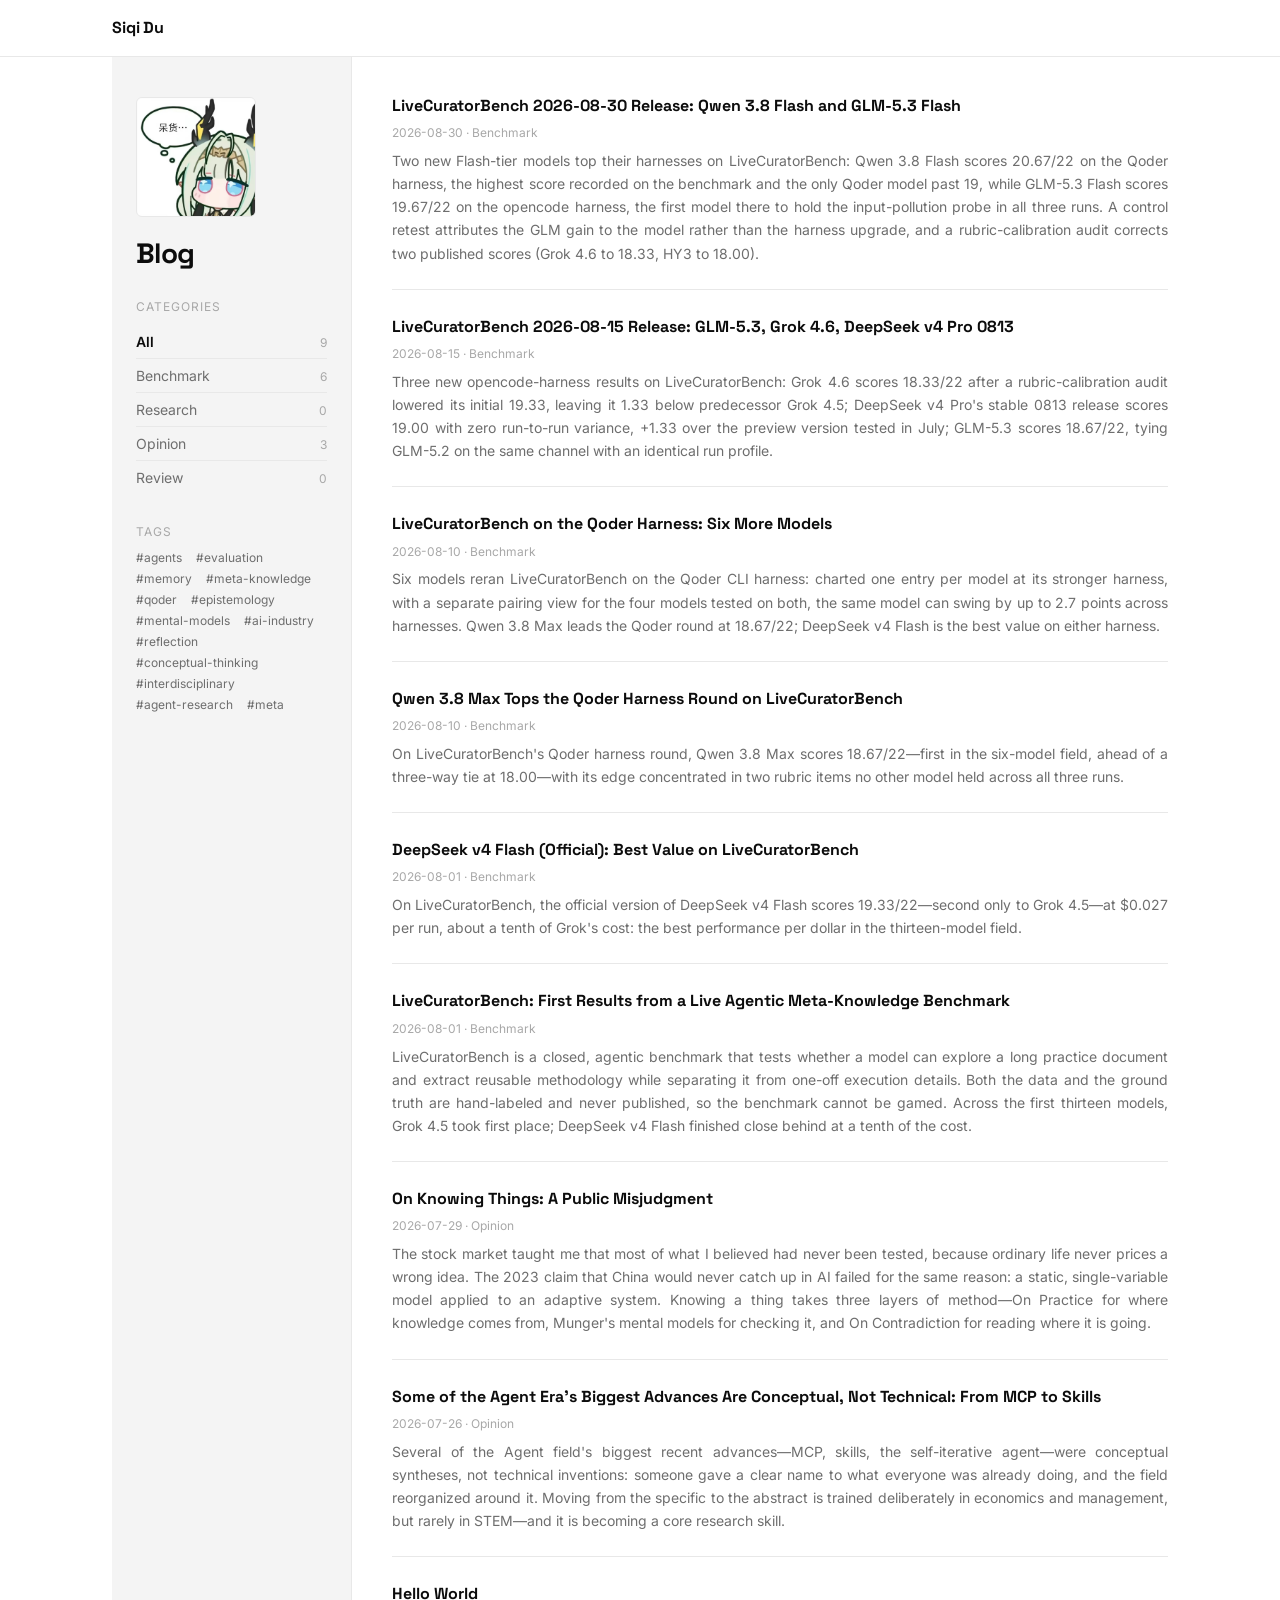
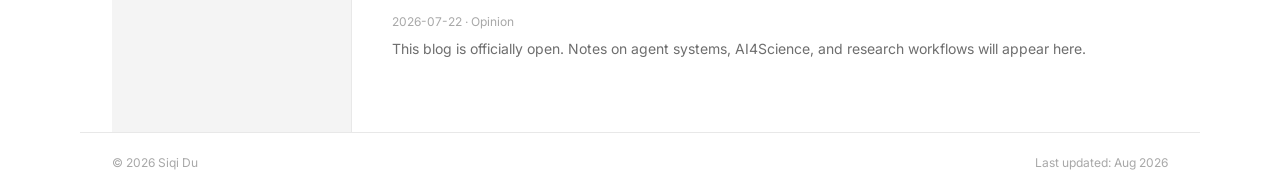
<file: index.html>
<!DOCTYPE html>
<html lang="en">
<head>
<meta charset="UTF-8">
<meta name="viewport" content="width=device-width, initial-scale=1.0">
<title>Siqi Du (杜思齐)</title>
<meta name="description" content="Blog of Siqi Du (杜思齐): notes on agents, benchmarks, and research workflows.">
<link rel="canonical" href="https://fourier7754.github.io/siqi_du/">
<meta property="og:type" content="website">
<meta property="og:site_name" content="Siqi Du">
<meta property="og:title" content="Siqi Du (杜思齐)">
<meta property="og:description" content="Blog of Siqi Du (杜思齐): notes on agents, benchmarks, and research workflows.">
<meta property="og:url" content="https://fourier7754.github.io/siqi_du/">
<meta property="og:image" content="https://fourier7754.github.io/siqi_du/images/avatar.gif">
<meta name="twitter:card" content="summary">
<script type="application/ld+json">
{
  "@context": "https://schema.org",
  "@type": "Person",
  "name": "Siqi Du",
  "alternateName": "杜思齐",
  "url": "https://fourier7754.github.io/siqi_du/",
  "image": "https://fourier7754.github.io/siqi_du/images/avatar.gif"
}
</script>
<meta name="google-site-verification" content="fQZQD0EwLaSOrp3EbALt2rjxHEY9pUvWuh1fS96xgNk">
<meta name="msvalidate.01" content="56D1B3DBCF345410DA9431AFE01788E7">
<link rel="icon" href="images/favicon.ico" sizes="any">
<link rel="icon" type="image/png" sizes="32x32" href="images/favicon-32x32.png">
<link rel="icon" type="image/png" sizes="16x16" href="images/favicon-16x16.png">
<link rel="apple-touch-icon" href="images/apple-touch-icon.png">
<link rel="manifest" href="images/site.webmanifest">
<link rel="preconnect" href="https://fonts.googleapis.com">
<link rel="preconnect" href="https://fonts.gstatic.com" crossorigin>
<link href="https://fonts.googleapis.com/css2?family=Inter:wght@400;500;600&family=Space+Grotesk:wght@500;700&display=swap" rel="stylesheet">
<link rel="stylesheet" href="assets/css/main.css?v=20260823a">
<script src="blog/posts.js" defer></script>
<script src="assets/js/blog.js" defer></script>
<script src="assets/js/main.js" defer></script>
<script>
/* GoatCounter 访问量统计：仅线上加载，本地 file:// 预览不计数 */
if (location.protocol === "https:") {
  var gc = document.createElement("script");
  gc.setAttribute("data-goatcounter", "https://fourier7754.goatcounter.com/count");
  gc.async = true;
  gc.src = "//gc.zgo.at/count.js";
  document.head.appendChild(gc);
}
</script>
</head>
<body>

<header class="masthead">
  <div class="masthead-inner">
    <a class="masthead-logo" href="index.html">Siqi Du</a>
  </div>
</header>

<div class="layout">

  <aside class="sidebar blog-sidebar">
    <img class="sidebar-avatar" src="images/avatar.jpg" alt="Siqi Du">
    <h1 class="blog-side-title"><a href="index.html">Blog</a></h1>
    <div class="blog-side-nav"></div>
    <noscript>
      <div class="blog-side-section">
        <div class="blog-side-label">Categories</div>
        <div class="blog-side-cats">
          <a class="blog-side-cat" href="index.html"><span>All</span></a>
          <a class="blog-side-cat" href="index.html?cat=Benchmark"><span>Benchmark</span></a>
          <a class="blog-side-cat" href="index.html?cat=Research"><span>Research</span></a>
          <a class="blog-side-cat" href="index.html?cat=Opinion"><span>Opinion</span></a>
          <a class="blog-side-cat" href="index.html?cat=Review"><span>Review</span></a>
        </div>
      </div>
    </noscript>
  </aside>

  <main class="content">
    <ul class="post-list"></ul>
    <noscript>
      <ul class="post-list">
        <li>
          <a class="post-title" href="blog/live-curator-benchmark-2026-08-30.html">LiveCuratorBench 2026-08-30 Release: Qwen 3.8 Flash and GLM-5.3 Flash</a>
          <div class="post-meta">2026-08-30 · Benchmark</div>
          <div class="post-excerpt">Two new Flash-tier models top their harnesses on LiveCuratorBench: Qwen 3.8 Flash scores 20.67/22 on the Qoder harness, the highest score recorded on the benchmark and the only Qoder model past 19, while GLM-5.3 Flash scores 19.67/22 on the opencode harness, the first model there to hold the input-pollution probe in all three runs. A control retest attributes the GLM gain to the model rather than the harness upgrade, and a rubric-calibration audit corrects two published scores (Grok 4.6 to 18.33, HY3 to 18.00).</div>
        </li>
        <li>
          <a class="post-title" href="blog/live-curator-benchmark-2026-08-15.html">LiveCuratorBench 2026-08-15 Release: GLM-5.3, Grok 4.6, DeepSeek v4 Pro 0813</a>
          <div class="post-meta">2026-08-15 · Benchmark</div>
          <div class="post-excerpt">Three new opencode-harness results on LiveCuratorBench: Grok 4.6 scores 18.33/22 after a rubric-calibration audit lowered its initial 19.33, leaving it 1.33 below predecessor Grok 4.5; DeepSeek v4 Pro's stable 0813 release scores 19.00 with zero run-to-run variance, +1.33 over the preview version tested in July; GLM-5.3 scores 18.67/22, tying GLM-5.2 on the same channel with an identical run profile.</div>
        </li>
        <li>
          <a class="post-title" href="blog/live-curator-benchmark-qoder.html">LiveCuratorBench on the Qoder Harness: Six More Models</a>
          <div class="post-meta">2026-08-10 · Benchmark</div>
          <div class="post-excerpt">Six models reran LiveCuratorBench on the Qoder CLI harness: charted one entry per model at its stronger harness, with a separate pairing view for the four models tested on both, the same model can swing by up to 2.7 points across harnesses. Qwen 3.8 Max leads the Qoder round at 18.67/22; DeepSeek v4 Flash is the best value on either harness.</div>
        </li>
        <li>
          <a class="post-title" href="blog/qwen-38-max-top-on-qoder.html">Qwen 3.8 Max Tops the Qoder Harness Round on LiveCuratorBench</a>
          <div class="post-meta">2026-08-10 · Benchmark</div>
          <div class="post-excerpt">On LiveCuratorBench's Qoder harness round, Qwen 3.8 Max scores 18.67/22—first in the six-model field, ahead of a three-way tie at 18.00—with its edge concentrated in two rubric items no other model held across all three runs.</div>
        </li>
        <li>
          <a class="post-title" href="blog/live-curator-benchmark.html">LiveCuratorBench: First Results from a Live Agentic Meta-Knowledge Benchmark</a>
          <div class="post-meta">2026-08-01 · Benchmark</div>
          <div class="post-excerpt">LiveCuratorBench is a closed, agentic benchmark that tests whether a model can explore a long practice document and extract reusable methodology while separating it from one-off execution details. Both the data and the ground truth are hand-labeled and never published, so the benchmark cannot be gamed. Across the first thirteen models, Grok 4.5 took first place; DeepSeek v4 Flash finished close behind at a tenth of the cost.</div>
        </li>
        <li>
          <a class="post-title" href="blog/deepseek-v4-flash-best-value.html">DeepSeek v4 Flash (Official): Best Value on LiveCuratorBench</a>
          <div class="post-meta">2026-08-01 · Benchmark</div>
          <div class="post-excerpt">On LiveCuratorBench, the official version of DeepSeek v4 Flash scores 19.33/22—second only to Grok 4.5—at $0.027 per run, about a tenth of Grok's cost: the best performance per dollar in the thirteen-model field.</div>
        </li>
        <li>
          <a class="post-title" href="blog/on-knowing-things.html">On Knowing Things: A Public Misjudgment</a>
          <div class="post-meta">2026-07-29 · Opinion</div>
          <div class="post-excerpt">The stock market taught me that most of what I believed had never been tested, because ordinary life never prices a wrong idea. The 2023 claim that China would never catch up in AI failed for the same reason: a static, single-variable model applied to an adaptive system. Knowing a thing takes three layers of method—On Practice for where knowledge comes from, Munger's mental models for checking it, and On Contradiction for reading where it is going.</div>
        </li>
        <li>
          <a class="post-title" href="blog/conceptual-thinking-reflection.html">Some of the Agent Era's Biggest Advances Are Conceptual, Not Technical: From MCP to Skills</a>
          <div class="post-meta">2026-07-26 · Opinion</div>
          <div class="post-excerpt">Several of the Agent field's biggest recent advances—MCP, skills, the self-iterative agent—were conceptual syntheses, not technical inventions: someone gave a clear name to what everyone was already doing, and the field reorganized around it. Moving from the specific to the abstract is trained deliberately in economics and management, but rarely in STEM—and it is becoming a core research skill.</div>
        </li>
        <li>
          <a class="post-title" href="blog/hello-world.html">Hello World</a>
          <div class="post-meta">2026-07-22 · Opinion</div>
          <div class="post-excerpt">This blog is officially open. Notes on agent systems, AI4Science, and research workflows will appear here.</div>
        </li>
      </ul>
    </noscript>

  </main>
</div>

<footer class="footer">
  <span>© 2026 Siqi Du</span>
  <span>Last updated: Aug 2026</span>
</footer>

</body>
</html>
</file>
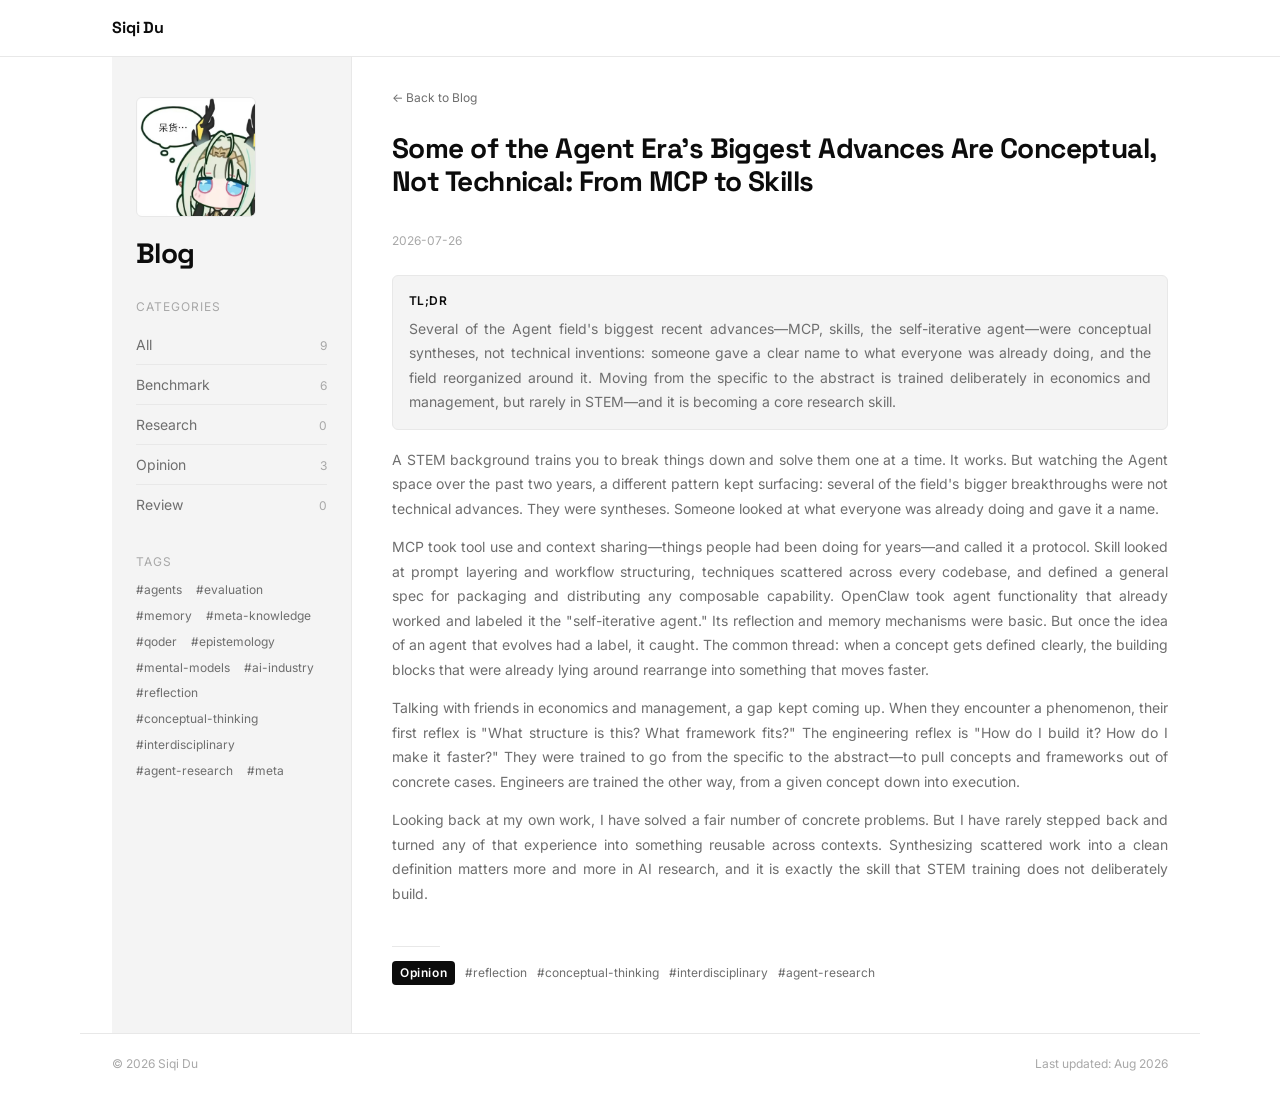
<file: blog/conceptual-thinking-reflection.html>
<!DOCTYPE html>
<html lang="en">
<head>
<meta charset="UTF-8">
<meta name="viewport" content="width=device-width, initial-scale=1.0">
<title>Some of the Agent Era's Biggest Advances Are Conceptual, Not Technical: From MCP to Skills — Blog of Siqi Du (杜思齐)</title>
<meta name="description" content="Some of the Agent era's biggest advances—MCP, skills, self-iterative agents—are conceptual, not technical. On the skill that STEM training leaves out.">
<link rel="canonical" href="https://fourier7754.github.io/siqi_du/blog/conceptual-thinking-reflection.html">
<meta property="og:type" content="article">
<meta property="og:site_name" content="Siqi Du">
<meta property="og:title" content="Some of the Agent Era's Biggest Advances Are Conceptual, Not Technical: From MCP to Skills — Blog of Siqi Du">
<meta property="og:description" content="Some of the Agent era's biggest advances—MCP, skills, self-iterative agents—are conceptual, not technical.">
<meta property="og:url" content="https://fourier7754.github.io/siqi_du/blog/conceptual-thinking-reflection.html">
<meta property="og:image" content="https://fourier7754.github.io/siqi_du/images/avatar.gif">
<meta name="twitter:card" content="summary">
<script type="application/ld+json">
{
  "@context": "https://schema.org",
  "@type": "Article",
  "headline": "Some of the Agent Era's Biggest Advances Are Conceptual, Not Technical: From MCP to Skills",
  "datePublished": "2026-07-26",
  "author": {
    "@type": "Person",
    "name": "Siqi Du",
    "url": "https://fourier7754.github.io/siqi_du/"
  },
  "keywords": ["Opinion", "reflection", "conceptual-thinking", "interdisciplinary", "agent-research"],
  "url": "https://fourier7754.github.io/siqi_du/blog/conceptual-thinking-reflection.html"
}
</script>
<meta name="google-site-verification" content="fQZQD0EwLaSOrp3EbALt2rjxHEY9pUvWuh1fS96xgNk">
<meta name="msvalidate.01" content="56D1B3DBCF345410DA9431AFE01788E7">
<link rel="icon" href="../images/favicon.ico" sizes="any">
<link rel="icon" type="image/png" sizes="32x32" href="../images/favicon-32x32.png">
<link rel="icon" type="image/png" sizes="16x16" href="../images/favicon-16x16.png">
<link rel="apple-touch-icon" href="../images/apple-touch-icon.png">
<link rel="manifest" href="../images/site.webmanifest">
<link rel="preconnect" href="https://fonts.googleapis.com">
<link rel="preconnect" href="https://fonts.gstatic.com" crossorigin>
<link href="https://fonts.googleapis.com/css2?family=Inter:wght@400;500;600&family=Space+Grotesk:wght@500;700&display=swap" rel="stylesheet">
<link rel="stylesheet" href="../assets/css/main.css?v=20260823a">
<script src="posts.js" defer></script>
<script src="../assets/js/blog.js" defer></script>
<script src="../assets/js/main.js" defer></script>
<script>
/* GoatCounter 访问量统计：仅线上加载，本地 file:// 预览不计数 */
if (location.protocol === "https:") {
  var gc = document.createElement("script");
  gc.setAttribute("data-goatcounter", "https://fourier7754.goatcounter.com/count");
  gc.async = true;
  gc.src = "//gc.zgo.at/count.js";
  document.head.appendChild(gc);
}
</script>
</head>
<body>

<header class="masthead">
  <div class="masthead-inner">
    <a class="masthead-logo" href="../index.html">Siqi Du</a>
  </div>
</header>

<div class="layout">

  <aside class="sidebar blog-sidebar">
    <img class="sidebar-avatar" src="../images/avatar.jpg" alt="Siqi Du">
    <div class="blog-side-title"><a href="../index.html">Blog</a></div>
    <div class="blog-side-nav"></div>
    <noscript>
      <div class="blog-side-section">
        <div class="blog-side-label">Categories</div>
        <div class="blog-side-cats">
          <a class="blog-side-cat" href="../index.html"><span>All</span></a>
          <a class="blog-side-cat" href="../index.html?cat=Benchmark"><span>Benchmark</span></a>
          <a class="blog-side-cat" href="../index.html?cat=Research"><span>Research</span></a>
          <a class="blog-side-cat" href="../index.html?cat=Opinion"><span>Opinion</span></a>
          <a class="blog-side-cat" href="../index.html?cat=Review"><span>Review</span></a>
        </div>
      </div>
    </noscript>
  </aside>

  <main class="content">
    <a class="post-back" href="../index.html">← Back to Blog</a>
    <h1 class="page-title">Some of the Agent Era's Biggest Advances Are Conceptual, Not Technical: From MCP to Skills</h1>
    <div class="post-meta" style="font-size:var(--fs-meta);color:var(--faint);margin-bottom:24px;">2026-07-26</div>

    <div class="post-body">
      <div class="post-tldr">
        <div class="post-tldr-label">TL;DR</div>
        <p>Several of the Agent field's biggest recent advances—MCP, skills, the self-iterative agent—were conceptual syntheses, not technical inventions: someone gave a clear name to what everyone was already doing, and the field reorganized around it. Moving from the specific to the abstract is trained deliberately in economics and management, but rarely in STEM—and it is becoming a core research skill.</p>
      </div>
      <p>A STEM background trains you to break things down and solve them one at a time. It works. But watching the Agent space over the past two years, a different pattern kept surfacing: several of the field's bigger breakthroughs were not technical advances. They were syntheses. Someone looked at what everyone was already doing and gave it a name.</p>
      <p>MCP took tool use and context sharing—things people had been doing for years—and called it a protocol. Skill looked at prompt layering and workflow structuring, techniques scattered across every codebase, and defined a general spec for packaging and distributing any composable capability. OpenClaw took agent functionality that already worked and labeled it the "self-iterative agent." Its reflection and memory mechanisms were basic. But once the idea of an agent that evolves had a label, it caught. The common thread: when a concept gets defined clearly, the building blocks that were already lying around rearrange into something that moves faster.</p>
      <p>Talking with friends in economics and management, a gap kept coming up. When they encounter a phenomenon, their first reflex is "What structure is this? What framework fits?" The engineering reflex is "How do I build it? How do I make it faster?" They were trained to go from the specific to the abstract—to pull concepts and frameworks out of concrete cases. Engineers are trained the other way, from a given concept down into execution.</p>
      <p>Looking back at my own work, I have solved a fair number of concrete problems. But I have rarely stepped back and turned any of that experience into something reusable across contexts. Synthesizing scattered work into a clean definition matters more and more in AI research, and it is exactly the skill that STEM training does not deliberately build.</p>
    </div>

    <div class="post-end">
      <div class="post-end-sep"></div>
      <div class="post-taxonomy">
        <a class="cat-badge" href="../index.html?cat=Opinion">Opinion</a>
        <a class="tag-chip" href="../index.html?tag=reflection">#reflection</a>
        <a class="tag-chip" href="../index.html?tag=conceptual-thinking">#conceptual-thinking</a>
        <a class="tag-chip" href="../index.html?tag=interdisciplinary">#interdisciplinary</a>
        <a class="tag-chip" href="../index.html?tag=agent-research">#agent-research</a>
      </div>
    </div>

  </main>
</div>

<footer class="footer">
  <span>© 2026 Siqi Du</span>
  <span>Last updated: Aug 2026</span>
</footer>

</body>
</html>
</file>
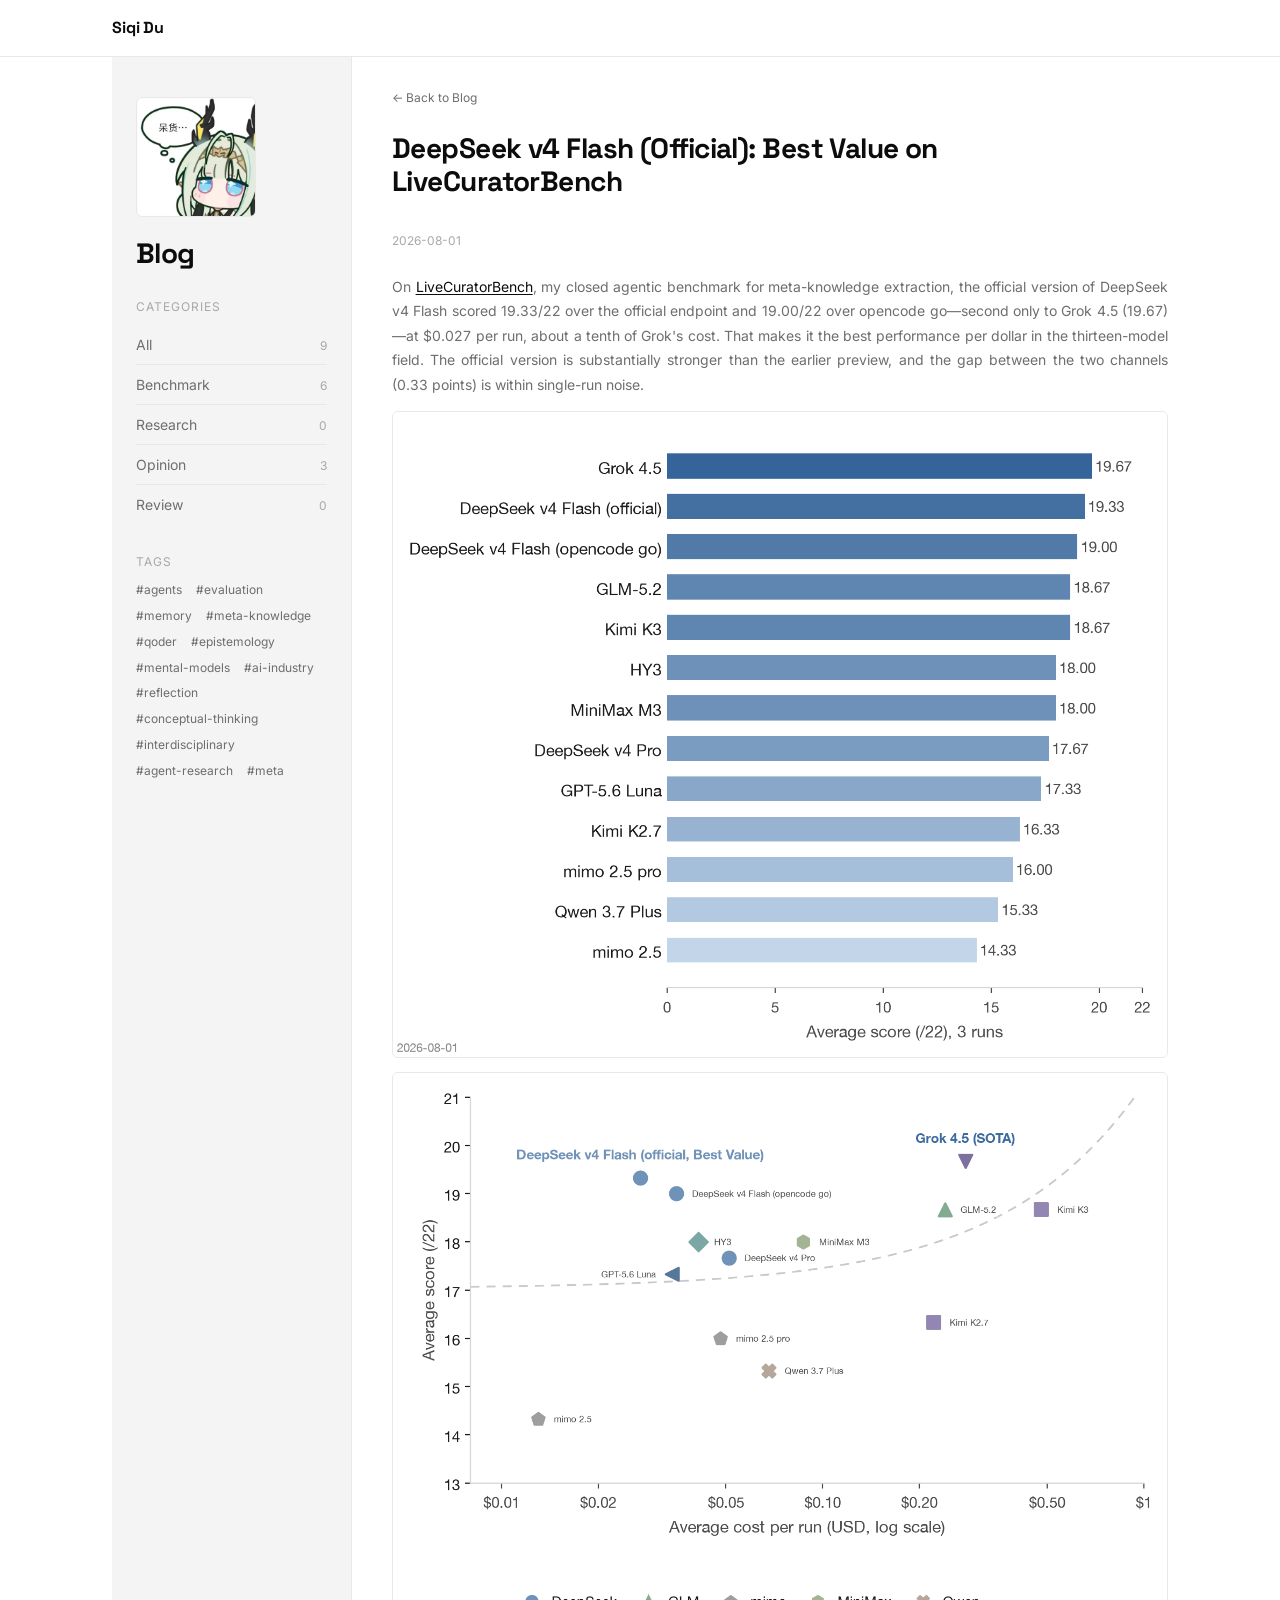
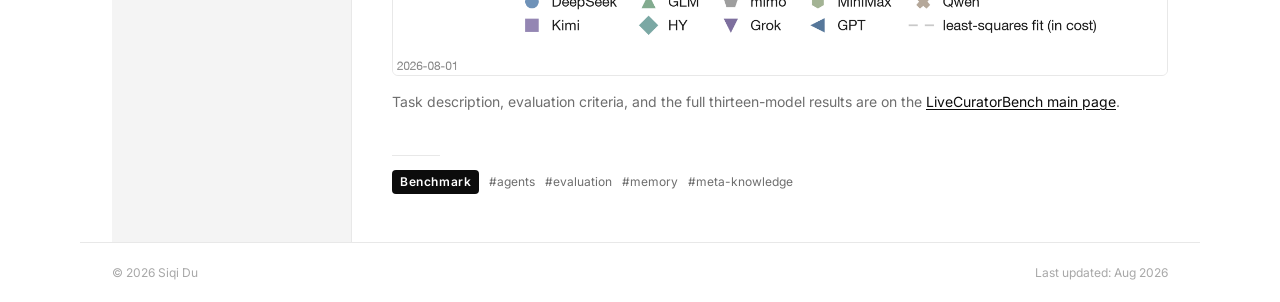
<file: blog/deepseek-v4-flash-best-value.html>
<!DOCTYPE html>
<html lang="en">
<head>
<meta charset="UTF-8">
<meta name="viewport" content="width=device-width, initial-scale=1.0">
<title>DeepSeek v4 Flash (Official): Best Value on LiveCuratorBench — Blog of Siqi Du (杜思齐)</title>
<meta name="description" content="On LiveCuratorBench, the official version of DeepSeek v4 Flash scores 19.33/22—second only to Grok 4.5—at $0.027 per run, about a tenth of Grok's cost: the best performance per dollar in the thirteen-model field.">
<link rel="canonical" href="https://fourier7754.github.io/siqi_du/blog/deepseek-v4-flash-best-value.html">
<meta property="og:type" content="article">
<meta property="og:site_name" content="Siqi Du">
<meta property="og:title" content="DeepSeek v4 Flash (Official): Best Value on LiveCuratorBench — Blog of Siqi Du">
<meta property="og:description" content="On LiveCuratorBench, the official version of DeepSeek v4 Flash scores 19.33/22—second only to Grok 4.5—at $0.027 per run, about a tenth of Grok's cost: the best performance per dollar in the thirteen-model field.">
<meta property="og:url" content="https://fourier7754.github.io/siqi_du/blog/deepseek-v4-flash-best-value.html">
<meta property="og:image" content="https://fourier7754.github.io/siqi_du/images/live-curator-benchmark-03.png">
<meta name="twitter:card" content="summary">
<script type="application/ld+json">
{
  "@context": "https://schema.org",
  "@type": "Article",
  "headline": "DeepSeek v4 Flash (Official): Best Value on LiveCuratorBench",
  "datePublished": "2026-08-01",
  "author": {
    "@type": "Person",
    "name": "Siqi Du",
    "url": "https://fourier7754.github.io/siqi_du/"
  },
  "keywords": ["Benchmark", "agents", "evaluation", "memory", "meta-knowledge"],
  "url": "https://fourier7754.github.io/siqi_du/blog/deepseek-v4-flash-best-value.html"
}
</script>
<meta name="google-site-verification" content="fQZQD0EwLaSOrp3EbALt2rjxHEY9pUvWuh1fS96xgNk">
<meta name="msvalidate.01" content="56D1B3DBCF345410DA9431AFE01788E7">
<link rel="icon" href="../images/favicon.ico" sizes="any">
<link rel="icon" type="image/png" sizes="32x32" href="../images/favicon-32x32.png">
<link rel="icon" type="image/png" sizes="16x16" href="../images/favicon-16x16.png">
<link rel="apple-touch-icon" href="../images/apple-touch-icon.png">
<link rel="manifest" href="../images/site.webmanifest">
<link rel="preconnect" href="https://fonts.googleapis.com">
<link rel="preconnect" href="https://fonts.gstatic.com" crossorigin>
<link href="https://fonts.googleapis.com/css2?family=Inter:wght@400;500;600&family=Space+Grotesk:wght@500;700&display=swap" rel="stylesheet">
<link rel="stylesheet" href="../assets/css/main.css?v=20260823a">
<script src="../assets/vendor/highlight.min.js" defer></script>
<script src="posts.js" defer></script>
<script src="../assets/js/blog.js" defer></script>
<script src="../assets/js/main.js" defer></script>
<script>
document.addEventListener('DOMContentLoaded', function () {
  if (window.hljs) hljs.highlightAll();
});
</script>
<script>
/* GoatCounter 访问量统计：仅线上加载，本地 file:// 预览不计数 */
if (location.protocol === "https:") {
  var gc = document.createElement("script");
  gc.setAttribute("data-goatcounter", "https://fourier7754.goatcounter.com/count");
  gc.async = true;
  gc.src = "//gc.zgo.at/count.js";
  document.head.appendChild(gc);
}
</script>
</head>
<body>

<header class="masthead">
  <div class="masthead-inner">
    <a class="masthead-logo" href="../index.html">Siqi Du</a>
  </div>
</header>

<div class="layout">

  <aside class="sidebar blog-sidebar">
    <img class="sidebar-avatar" src="../images/avatar.jpg" alt="Siqi Du">
    <div class="blog-side-title"><a href="../index.html">Blog</a></div>
    <div class="blog-side-nav"></div>
    <noscript>
      <div class="blog-side-section">
        <div class="blog-side-label">Categories</div>
        <div class="blog-side-cats">
          <a class="blog-side-cat" href="../index.html"><span>All</span></a>
          <a class="blog-side-cat" href="../index.html?cat=Benchmark"><span>Benchmark</span></a>
          <a class="blog-side-cat" href="../index.html?cat=Research"><span>Research</span></a>
          <a class="blog-side-cat" href="../index.html?cat=Opinion"><span>Opinion</span></a>
          <a class="blog-side-cat" href="../index.html?cat=Review"><span>Review</span></a>
        </div>
      </div>
    </noscript>
  </aside>

  <main class="content">
    <a class="post-back" href="../index.html">← Back to Blog</a>
    <h1 class="page-title">DeepSeek v4 Flash (Official): Best Value on LiveCuratorBench</h1>
    <div class="post-meta" style="font-size:var(--fs-meta);color:var(--faint);margin-bottom:24px;">2026-08-01</div>

    <div class="post-body">
      <p>On <a href="live-curator-benchmark.html">LiveCuratorBench</a>, my closed agentic benchmark for meta-knowledge extraction, the official version of DeepSeek v4 Flash scored 19.33/22 over the official endpoint and 19.00/22 over opencode go—second only to Grok 4.5 (19.67)—at $0.027 per run, about a tenth of Grok's cost. That makes it the best performance per dollar in the thirteen-model field. The official version is substantially stronger than the earlier preview, and the gap between the two channels (0.33 points) is within single-run noise.</p>

      <p><img src="../images/live-curator-benchmark-02.png" alt="Bar chart of average scores across thirteen models on LiveCuratorBench: Grok 4.5 leads at 19.67, DeepSeek v4 Flash follows at 19.33 (official endpoint) and 19.00 (opencode go)" loading="lazy"></p>

      <p><img src="../images/live-curator-benchmark-03.png" alt="Scatter plot of cost per run versus score with every point labeled by model name: DeepSeek v4 Flash (official) carries a best-value tag at top left—near-top score at one of the lowest costs; Grok 4.5 carries a SOTA tag at top right" loading="lazy"></p>

      <p>Task description, evaluation criteria, and the full thirteen-model results are on the <a href="live-curator-benchmark.html">LiveCuratorBench main page</a>.</p>
    </div>

    <div class="post-end">
      <div class="post-end-sep"></div>
      <div class="post-taxonomy">
        <a class="cat-badge" href="../index.html?cat=Benchmark">Benchmark</a>
        <a class="tag-chip" href="../index.html?tag=agents">#agents</a>
        <a class="tag-chip" href="../index.html?tag=evaluation">#evaluation</a>
        <a class="tag-chip" href="../index.html?tag=memory">#memory</a>
        <a class="tag-chip" href="../index.html?tag=meta-knowledge">#meta-knowledge</a>
      </div>
    </div>

  </main>
</div>

<footer class="footer">
  <span>© 2026 Siqi Du</span>
  <span>Last updated: Aug 2026</span>
</footer>

</body>
</html>
</file>
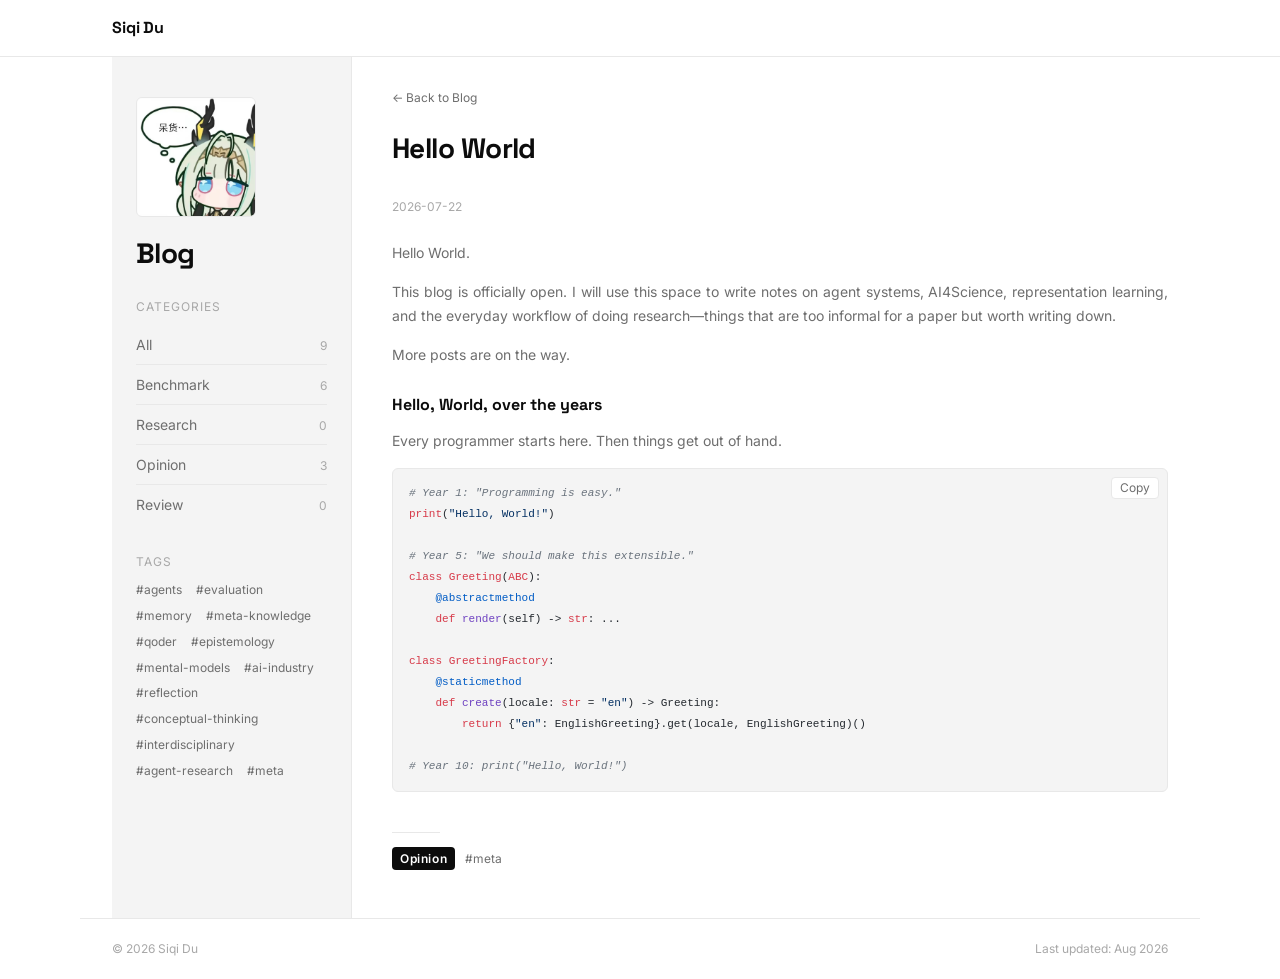
<file: blog/hello-world.html>
<!DOCTYPE html>
<html lang="en">
<head>
<meta charset="UTF-8">
<meta name="viewport" content="width=device-width, initial-scale=1.0">
<title>Hello World — Blog of Siqi Du (杜思齐)</title>
<meta name="description" content="Hello World — the first post on the blog of Siqi Du (杜思齐).">
<link rel="canonical" href="https://fourier7754.github.io/siqi_du/blog/hello-world.html">
<meta property="og:type" content="article">
<meta property="og:site_name" content="Siqi Du">
<meta property="og:title" content="Hello World — Blog of Siqi Du">
<meta property="og:description" content="The first post on Siqi Du's blog.">
<meta property="og:url" content="https://fourier7754.github.io/siqi_du/blog/hello-world.html">
<meta property="og:image" content="https://fourier7754.github.io/siqi_du/images/avatar.gif">
<meta name="twitter:card" content="summary">
<script type="application/ld+json">
{
  "@context": "https://schema.org",
  "@type": "Article",
  "headline": "Hello World",
  "datePublished": "2026-07-22",
  "author": {
    "@type": "Person",
    "name": "Siqi Du",
    "url": "https://fourier7754.github.io/siqi_du/"
  },
  "keywords": ["Opinion", "meta"],
  "url": "https://fourier7754.github.io/siqi_du/blog/hello-world.html"
}
</script>
<meta name="google-site-verification" content="fQZQD0EwLaSOrp3EbALt2rjxHEY9pUvWuh1fS96xgNk">
<meta name="msvalidate.01" content="56D1B3DBCF345410DA9431AFE01788E7">
<link rel="icon" href="../images/favicon.ico" sizes="any">
<link rel="icon" type="image/png" sizes="32x32" href="../images/favicon-32x32.png">
<link rel="icon" type="image/png" sizes="16x16" href="../images/favicon-16x16.png">
<link rel="apple-touch-icon" href="../images/apple-touch-icon.png">
<link rel="manifest" href="../images/site.webmanifest">
<link rel="preconnect" href="https://fonts.googleapis.com">
<link rel="preconnect" href="https://fonts.gstatic.com" crossorigin>
<link href="https://fonts.googleapis.com/css2?family=Inter:wght@400;500;600&family=Space+Grotesk:wght@500;700&display=swap" rel="stylesheet">
<link rel="stylesheet" href="../assets/css/main.css?v=20260823a">
<script src="../assets/vendor/highlight.min.js" defer></script>
<script src="posts.js" defer></script>
<script src="../assets/js/blog.js" defer></script>
<script src="../assets/js/main.js" defer></script>
<script>
document.addEventListener('DOMContentLoaded', function () {
  if (window.hljs) hljs.highlightAll();
});
</script>
<script>
/* GoatCounter 访问量统计：仅线上加载，本地 file:// 预览不计数 */
if (location.protocol === "https:") {
  var gc = document.createElement("script");
  gc.setAttribute("data-goatcounter", "https://fourier7754.goatcounter.com/count");
  gc.async = true;
  gc.src = "//gc.zgo.at/count.js";
  document.head.appendChild(gc);
}
</script>
</head>
<body>

<header class="masthead">
  <div class="masthead-inner">
    <a class="masthead-logo" href="../index.html">Siqi Du</a>
  </div>
</header>

<div class="layout">

  <aside class="sidebar blog-sidebar">
    <img class="sidebar-avatar" src="../images/avatar.jpg" alt="Siqi Du">
    <div class="blog-side-title"><a href="../index.html">Blog</a></div>
    <div class="blog-side-nav"></div>
    <noscript>
      <div class="blog-side-section">
        <div class="blog-side-label">Categories</div>
        <div class="blog-side-cats">
          <a class="blog-side-cat" href="../index.html"><span>All</span></a>
          <a class="blog-side-cat" href="../index.html?cat=Benchmark"><span>Benchmark</span></a>
          <a class="blog-side-cat" href="../index.html?cat=Research"><span>Research</span></a>
          <a class="blog-side-cat" href="../index.html?cat=Opinion"><span>Opinion</span></a>
          <a class="blog-side-cat" href="../index.html?cat=Review"><span>Review</span></a>
        </div>
      </div>
    </noscript>
  </aside>

  <main class="content">
    <a class="post-back" href="../index.html">← Back to Blog</a>
    <h1 class="page-title">Hello World</h1>
    <div class="post-meta" style="font-size:var(--fs-meta);color:var(--faint);margin-bottom:24px;">2026-07-22</div>

    <div class="post-body">
      <p>Hello World.</p>
      <p>This blog is officially open. I will use this space to write notes on agent systems, AI4Science, representation learning, and the everyday workflow of doing research—things that are too informal for a paper but worth writing down.</p>
      <p>More posts are on the way.</p>
      <h2>Hello, World, over the years</h2>
      <p>Every programmer starts here. Then things get out of hand.</p>
      <pre><code class="language-python"># Year 1: "Programming is easy."
print("Hello, World!")

# Year 5: "We should make this extensible."
class Greeting(ABC):
    @abstractmethod
    def render(self) -> str: ...

class GreetingFactory:
    @staticmethod
    def create(locale: str = "en") -> Greeting:
        return {"en": EnglishGreeting}.get(locale, EnglishGreeting)()

# Year 10: print("Hello, World!")</code></pre>
    </div>

    <div class="post-end">
      <div class="post-end-sep"></div>
      <div class="post-taxonomy">
        <a class="cat-badge" href="../index.html?cat=Opinion">Opinion</a>
        <a class="tag-chip" href="../index.html?tag=meta">#meta</a>
      </div>
    </div>

  </main>
</div>

<footer class="footer">
  <span>© 2026 Siqi Du</span>
  <span>Last updated: Aug 2026</span>
</footer>

</body>
</html>
</file>
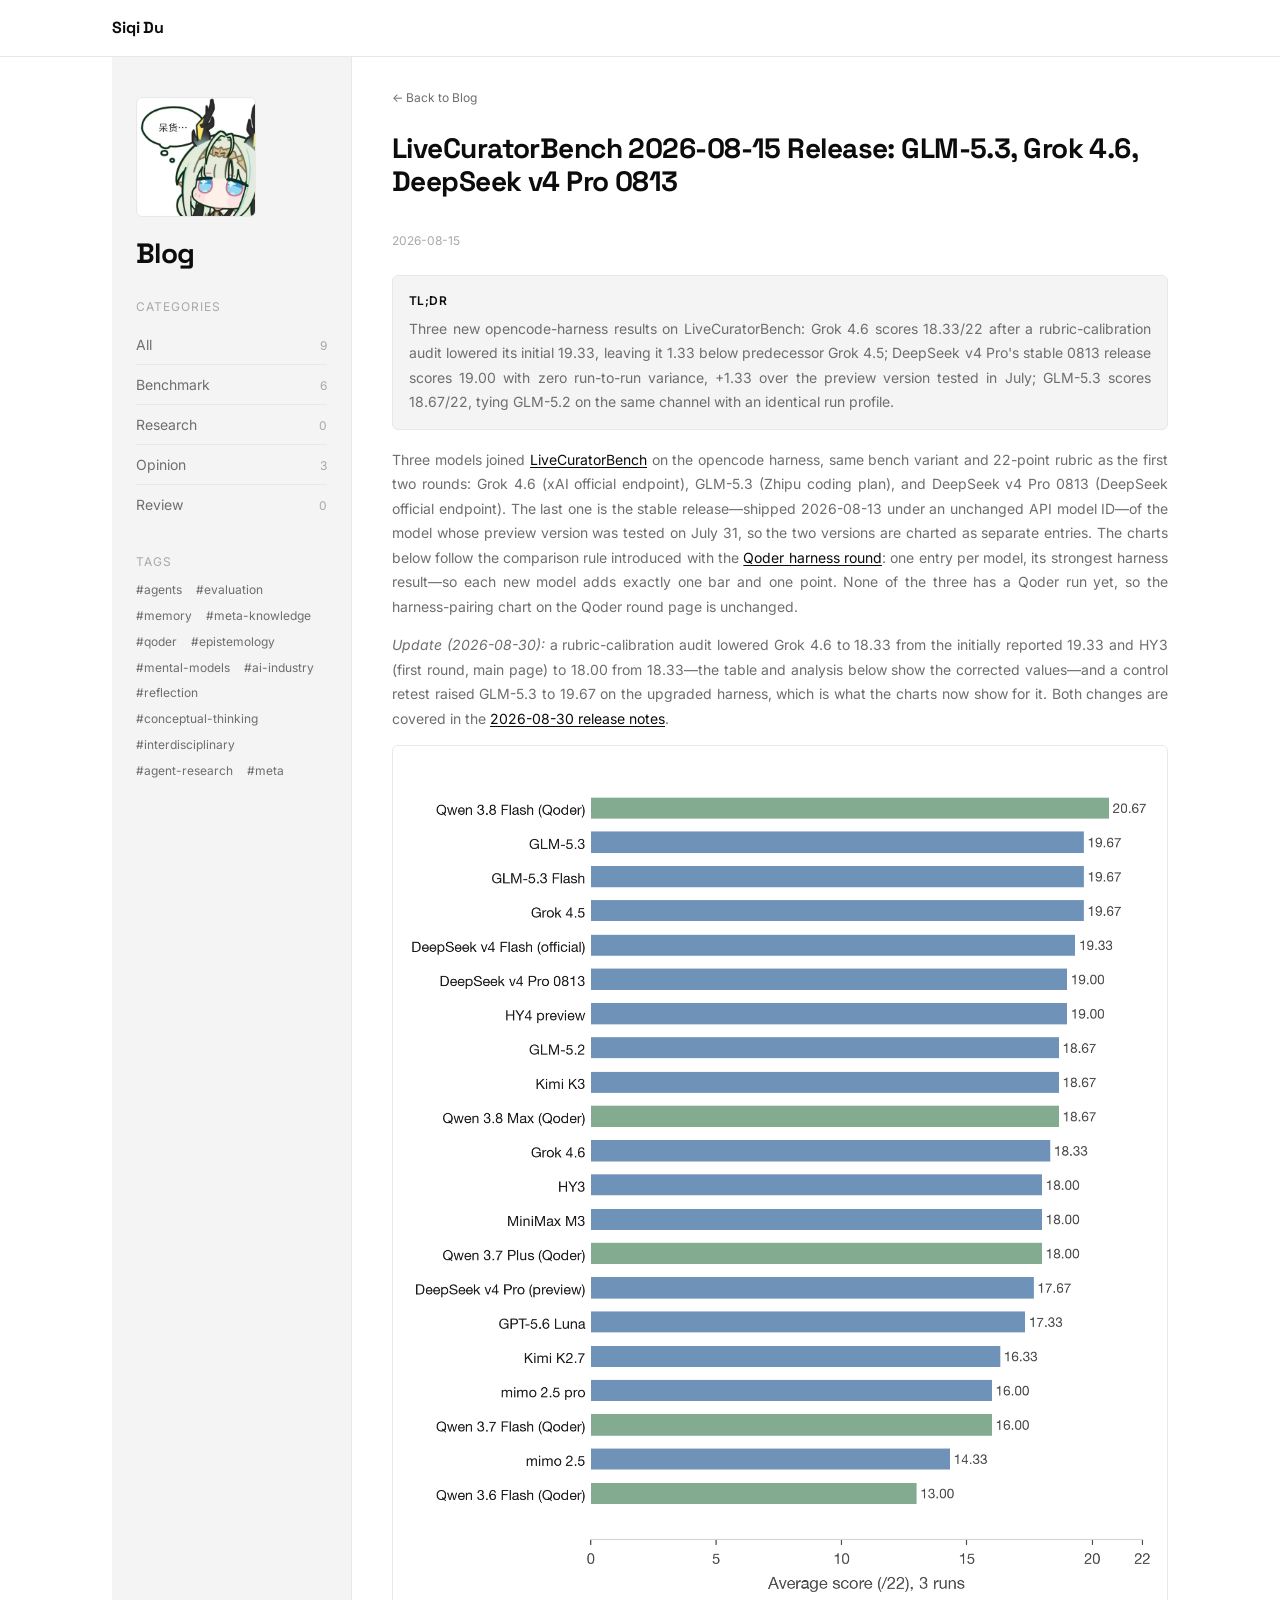
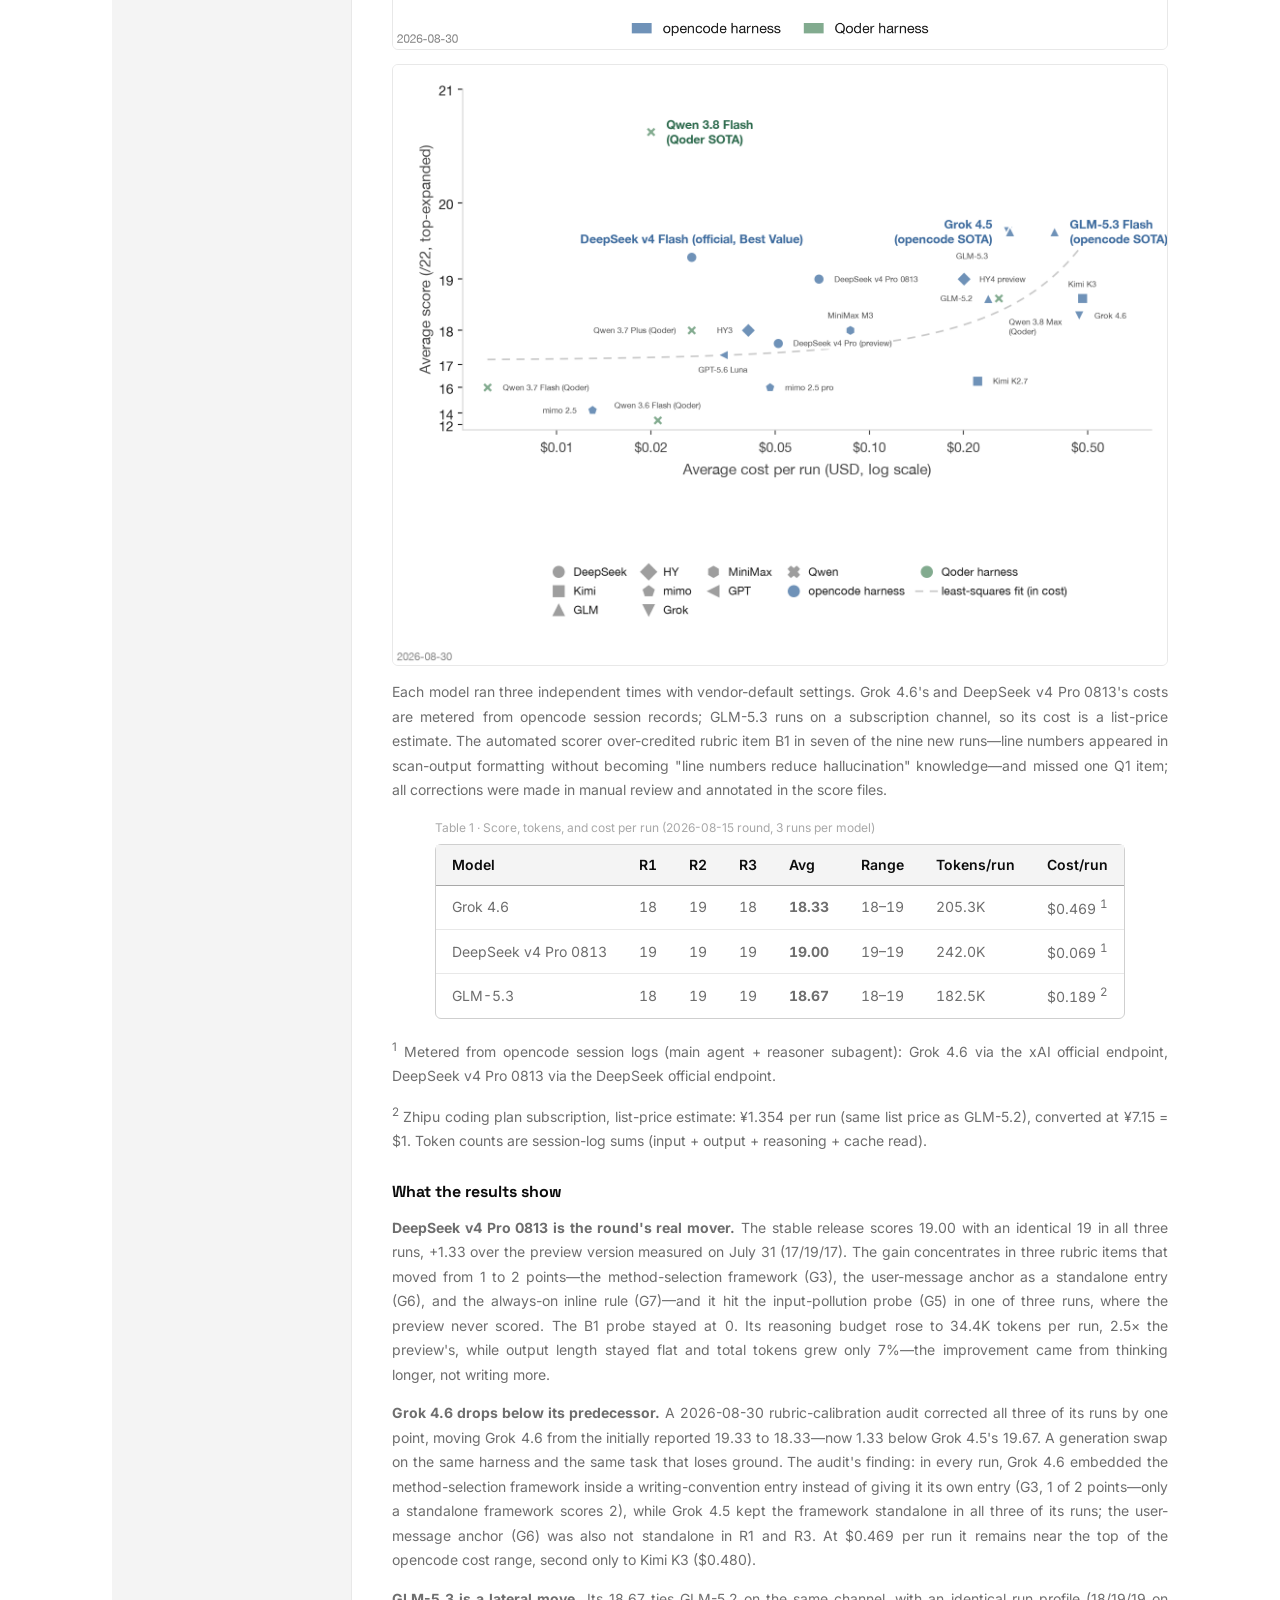
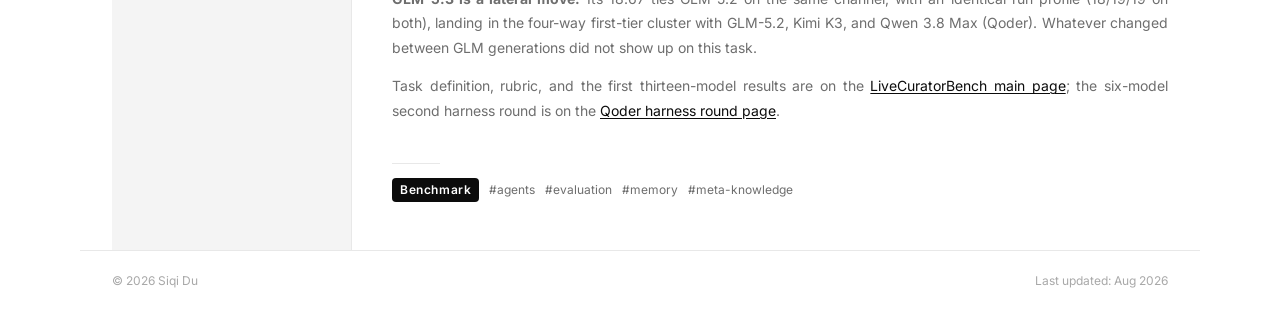
<file: blog/live-curator-benchmark-2026-08-15.html>
<!DOCTYPE html>
<html lang="en">
<head>
<meta charset="UTF-8">
<meta name="viewport" content="width=device-width, initial-scale=1.0">
<title>LiveCuratorBench 2026-08-15 Release: GLM-5.3, Grok 4.6, DeepSeek v4 Pro 0813 — Blog of Siqi Du (杜思齐)</title>
<meta name="description" content="Three new opencode-harness results on LiveCuratorBench: Grok 4.6 scores 18.33/22 after a rubric-calibration audit lowered its initial 19.33, leaving it 1.33 below predecessor Grok 4.5; DeepSeek v4 Pro's stable 0813 release scores 19.00 with zero run-to-run variance, +1.33 over the preview version tested in July; GLM-5.3 scores 18.67/22, tying GLM-5.2 on the same channel with an identical run profile.">
<link rel="canonical" href="https://fourier7754.github.io/siqi_du/blog/live-curator-benchmark-2026-08-15.html">
<meta property="og:type" content="article">
<meta property="og:site_name" content="Siqi Du">
<meta property="og:title" content="LiveCuratorBench 2026-08-15 Release: GLM-5.3, Grok 4.6, DeepSeek v4 Pro 0813 — Blog of Siqi Du">
<meta property="og:description" content="Three new opencode-harness results on LiveCuratorBench: Grok 4.6 scores 18.33/22 after a rubric-calibration audit lowered its initial 19.33, leaving it 1.33 below predecessor Grok 4.5; DeepSeek v4 Pro's stable 0813 release scores 19.00 with zero run-to-run variance, +1.33 over the preview version tested in July; GLM-5.3 scores 18.67/22, tying GLM-5.2 on the same channel with an identical run profile.">
<meta property="og:url" content="https://fourier7754.github.io/siqi_du/blog/live-curator-benchmark-2026-08-15.html">
<meta property="og:image" content="https://fourier7754.github.io/siqi_du/images/live-curator-benchmark-qoder-02.png">
<meta name="twitter:card" content="summary">
<script type="application/ld+json">
{
  "@context": "https://schema.org",
  "@type": "Article",
  "headline": "LiveCuratorBench 2026-08-15 Release: GLM-5.3, Grok 4.6, DeepSeek v4 Pro 0813",
  "datePublished": "2026-08-15",
  "author": {
    "@type": "Person",
    "name": "Siqi Du",
    "url": "https://fourier7754.github.io/siqi_du/"
  },
  "keywords": ["Benchmark", "agents", "evaluation", "memory", "meta-knowledge"],
  "url": "https://fourier7754.github.io/siqi_du/blog/live-curator-benchmark-2026-08-15.html"
}
</script>
<meta name="google-site-verification" content="fQZQD0EwLaSOrp3EbALt2rjxHEY9pUvWuh1fS96xgNk">
<meta name="msvalidate.01" content="56D1B3DBCF345410DA9431AFE01788E7">
<link rel="icon" href="../images/favicon.ico" sizes="any">
<link rel="icon" type="image/png" sizes="32x32" href="../images/favicon-32x32.png">
<link rel="icon" type="image/png" sizes="16x16" href="../images/favicon-16x16.png">
<link rel="apple-touch-icon" href="../images/apple-touch-icon.png">
<link rel="manifest" href="../images/site.webmanifest">
<link rel="preconnect" href="https://fonts.googleapis.com">
<link rel="preconnect" href="https://fonts.gstatic.com" crossorigin>
<link href="https://fonts.googleapis.com/css2?family=Inter:wght@400;500;600&family=Space+Grotesk:wght@500;700&display=swap" rel="stylesheet">
<link rel="stylesheet" href="../assets/css/main.css?v=20260823a">
<script src="../assets/vendor/highlight.min.js" defer></script>
<script src="posts.js" defer></script>
<script src="../assets/js/blog.js" defer></script>
<script src="../assets/js/main.js" defer></script>
<script>
document.addEventListener('DOMContentLoaded', function () {
  if (window.hljs) hljs.highlightAll();
});
</script>
<script>
/* GoatCounter 访问量统计：仅线上加载，本地 file:// 预览不计数 */
if (location.protocol === "https:") {
  var gc = document.createElement("script");
  gc.setAttribute("data-goatcounter", "https://fourier7754.goatcounter.com/count");
  gc.async = true;
  gc.src = "//gc.zgo.at/count.js";
  document.head.appendChild(gc);
}
</script>
</head>
<body>

<header class="masthead">
  <div class="masthead-inner">
    <a class="masthead-logo" href="../index.html">Siqi Du</a>
  </div>
</header>

<div class="layout">

  <aside class="sidebar blog-sidebar">
    <img class="sidebar-avatar" src="../images/avatar.jpg" alt="Siqi Du">
    <div class="blog-side-title"><a href="../index.html">Blog</a></div>
    <div class="blog-side-nav"></div>
    <noscript>
      <div class="blog-side-section">
        <div class="blog-side-label">Categories</div>
        <div class="blog-side-cats">
          <a class="blog-side-cat" href="../index.html"><span>All</span></a>
          <a class="blog-side-cat" href="../index.html?cat=Benchmark"><span>Benchmark</span></a>
          <a class="blog-side-cat" href="../index.html?cat=Research"><span>Research</span></a>
          <a class="blog-side-cat" href="../index.html?cat=Opinion"><span>Opinion</span></a>
          <a class="blog-side-cat" href="../index.html?cat=Review"><span>Review</span></a>
        </div>
      </div>
    </noscript>
  </aside>

  <main class="content">
    <a class="post-back" href="../index.html">← Back to Blog</a>
    <h1 class="page-title">LiveCuratorBench 2026-08-15 Release: GLM-5.3, Grok 4.6, DeepSeek v4 Pro 0813</h1>
    <div class="post-meta" style="font-size:var(--fs-meta);color:var(--faint);margin-bottom:24px;">2026-08-15</div>

    <div class="post-body">
      <div class="post-tldr">
        <div class="post-tldr-label">TL;DR</div>
        <p>Three new opencode-harness results on LiveCuratorBench: Grok 4.6 scores 18.33/22 after a rubric-calibration audit lowered its initial 19.33, leaving it 1.33 below predecessor Grok 4.5; DeepSeek v4 Pro's stable 0813 release scores 19.00 with zero run-to-run variance, +1.33 over the preview version tested in July; GLM-5.3 scores 18.67/22, tying GLM-5.2 on the same channel with an identical run profile.</p>
      </div>

      <p>Three models joined <a href="live-curator-benchmark.html">LiveCuratorBench</a> on the opencode harness, same bench variant and 22-point rubric as the first two rounds: Grok 4.6 (xAI official endpoint), GLM-5.3 (Zhipu coding plan), and DeepSeek v4 Pro 0813 (DeepSeek official endpoint). The last one is the stable release—shipped 2026-08-13 under an unchanged API model ID—of the model whose preview version was tested on July 31, so the two versions are charted as separate entries. The charts below follow the comparison rule introduced with the <a href="live-curator-benchmark-qoder.html">Qoder harness round</a>: one entry per model, its strongest harness result—so each new model adds exactly one bar and one point. None of the three has a Qoder run yet, so the harness-pairing chart on the Qoder round page is unchanged.</p>

      <p><em>Update (2026-08-30):</em> a rubric-calibration audit lowered Grok 4.6 to 18.33 from the initially reported 19.33 and HY3 (first round, main page) to 18.00 from 18.33—the table and analysis below show the corrected values—and a control retest raised GLM-5.3 to 19.67 on the upgraded harness, which is what the charts now show for it. Both changes are covered in the <a href="live-curator-benchmark-2026-08-30.html">2026-08-30 release notes</a>.</p>

      <p><img src="../images/live-curator-benchmark-qoder-01.png" alt="Bar chart of average scores on LiveCuratorBench with one entry per model at its strongest harness: Qwen 3.8 Flash (Qoder) leads at 20.67; GLM-5.3, GLM-5.3 Flash, and Grok 4.5 tie at 19.67; DeepSeek v4 Flash (official) follows at 19.33; Grok 4.6 stands at 18.33 after the 2026-08-30 rubric audit" loading="lazy"></p>

      <p><img src="../images/live-curator-benchmark-qoder-02.png" alt="Scatter plot of cost per run versus score with one point per model at its strongest harness, color encoding harness and marker shape encoding vendor: Qwen 3.8 Flash (Qoder SOTA) sits top left at $0.020 and 20.67; Grok 4.5 and GLM-5.3 Flash carry the opencode SOTA tags at 19.67; DeepSeek v4 Flash (official) keeps the best-value tag; Grok 4.6 sits mid-right at $0.469 and 18.33" loading="lazy"></p>

      <p>Each model ran three independent times with vendor-default settings. Grok 4.6's and DeepSeek v4 Pro 0813's costs are metered from opencode session records; GLM-5.3 runs on a subscription channel, so its cost is a list-price estimate. The automated scorer over-credited rubric item B1 in seven of the nine new runs—line numbers appeared in scan-output formatting without becoming "line numbers reduce hallucination" knowledge—and missed one Q1 item; all corrections were made in manual review and annotated in the score files.</p>

      <table>
        <caption>Table 1 · Score, tokens, and cost per run (2026-08-15 round, 3 runs per model)</caption>
        <thead>
          <tr><th>Model</th><th>R1</th><th>R2</th><th>R3</th><th>Avg</th><th>Range</th><th>Tokens/run</th><th>Cost/run</th></tr>
        </thead>
        <tbody>
          <tr><td>Grok 4.6</td><td>18</td><td>19</td><td>18</td><td><strong>18.33</strong></td><td>18–19</td><td>205.3K</td><td>$0.469 <sup>1</sup></td></tr>
          <tr><td>DeepSeek v4 Pro 0813</td><td>19</td><td>19</td><td>19</td><td><strong>19.00</strong></td><td>19–19</td><td>242.0K</td><td>$0.069 <sup>1</sup></td></tr>
          <tr><td>GLM-5.3</td><td>18</td><td>19</td><td>19</td><td><strong>18.67</strong></td><td>18–19</td><td>182.5K</td><td>$0.189 <sup>2</sup></td></tr>
        </tbody>
      </table>

      <p><sup>1</sup> Metered from opencode session logs (main agent + reasoner subagent): Grok 4.6 via the xAI official endpoint, DeepSeek v4 Pro 0813 via the DeepSeek official endpoint.</p>

      <p><sup>2</sup> Zhipu coding plan subscription, list-price estimate: ¥1.354 per run (same list price as GLM-5.2), converted at ¥7.15 = $1. Token counts are session-log sums (input + output + reasoning + cache read).</p>

      <h2>What the results show</h2>

      <p><strong>DeepSeek v4 Pro 0813 is the round's real mover.</strong> The stable release scores 19.00 with an identical 19 in all three runs, +1.33 over the preview version measured on July 31 (17/19/17). The gain concentrates in three rubric items that moved from 1 to 2 points—the method-selection framework (G3), the user-message anchor as a standalone entry (G6), and the always-on inline rule (G7)—and it hit the input-pollution probe (G5) in one of three runs, where the preview never scored. The B1 probe stayed at 0. Its reasoning budget rose to 34.4K tokens per run, 2.5× the preview's, while output length stayed flat and total tokens grew only 7%—the improvement came from thinking longer, not writing more.</p>

      <p><strong>Grok 4.6 drops below its predecessor.</strong> A 2026-08-30 rubric-calibration audit corrected all three of its runs by one point, moving Grok 4.6 from the initially reported 19.33 to 18.33—now 1.33 below Grok 4.5's 19.67. A generation swap on the same harness and the same task that loses ground. The audit's finding: in every run, Grok 4.6 embedded the method-selection framework inside a writing-convention entry instead of giving it its own entry (G3, 1 of 2 points—only a standalone framework scores 2), while Grok 4.5 kept the framework standalone in all three of its runs; the user-message anchor (G6) was also not standalone in R1 and R3. At $0.469 per run it remains near the top of the opencode cost range, second only to Kimi K3 ($0.480).</p>

      <p><strong>GLM-5.3 is a lateral move.</strong> Its 18.67 ties GLM-5.2 on the same channel, with an identical run profile (18/19/19 on both), landing in the four-way first-tier cluster with GLM-5.2, Kimi K3, and Qwen 3.8 Max (Qoder). Whatever changed between GLM generations did not show up on this task.</p>

      <p>Task definition, rubric, and the first thirteen-model results are on the <a href="live-curator-benchmark.html">LiveCuratorBench main page</a>; the six-model second harness round is on the <a href="live-curator-benchmark-qoder.html">Qoder harness round page</a>.</p>
    </div>

    <div class="post-end">
      <div class="post-end-sep"></div>
      <div class="post-taxonomy">
        <a class="cat-badge" href="../index.html?cat=Benchmark">Benchmark</a>
        <a class="tag-chip" href="../index.html?tag=agents">#agents</a>
        <a class="tag-chip" href="../index.html?tag=evaluation">#evaluation</a>
        <a class="tag-chip" href="../index.html?tag=memory">#memory</a>
        <a class="tag-chip" href="../index.html?tag=meta-knowledge">#meta-knowledge</a>
      </div>
    </div>

  </main>
</div>

<footer class="footer">
  <span>© 2026 Siqi Du</span>
  <span>Last updated: Aug 2026</span>
</footer>

</body>
</html>
</file>
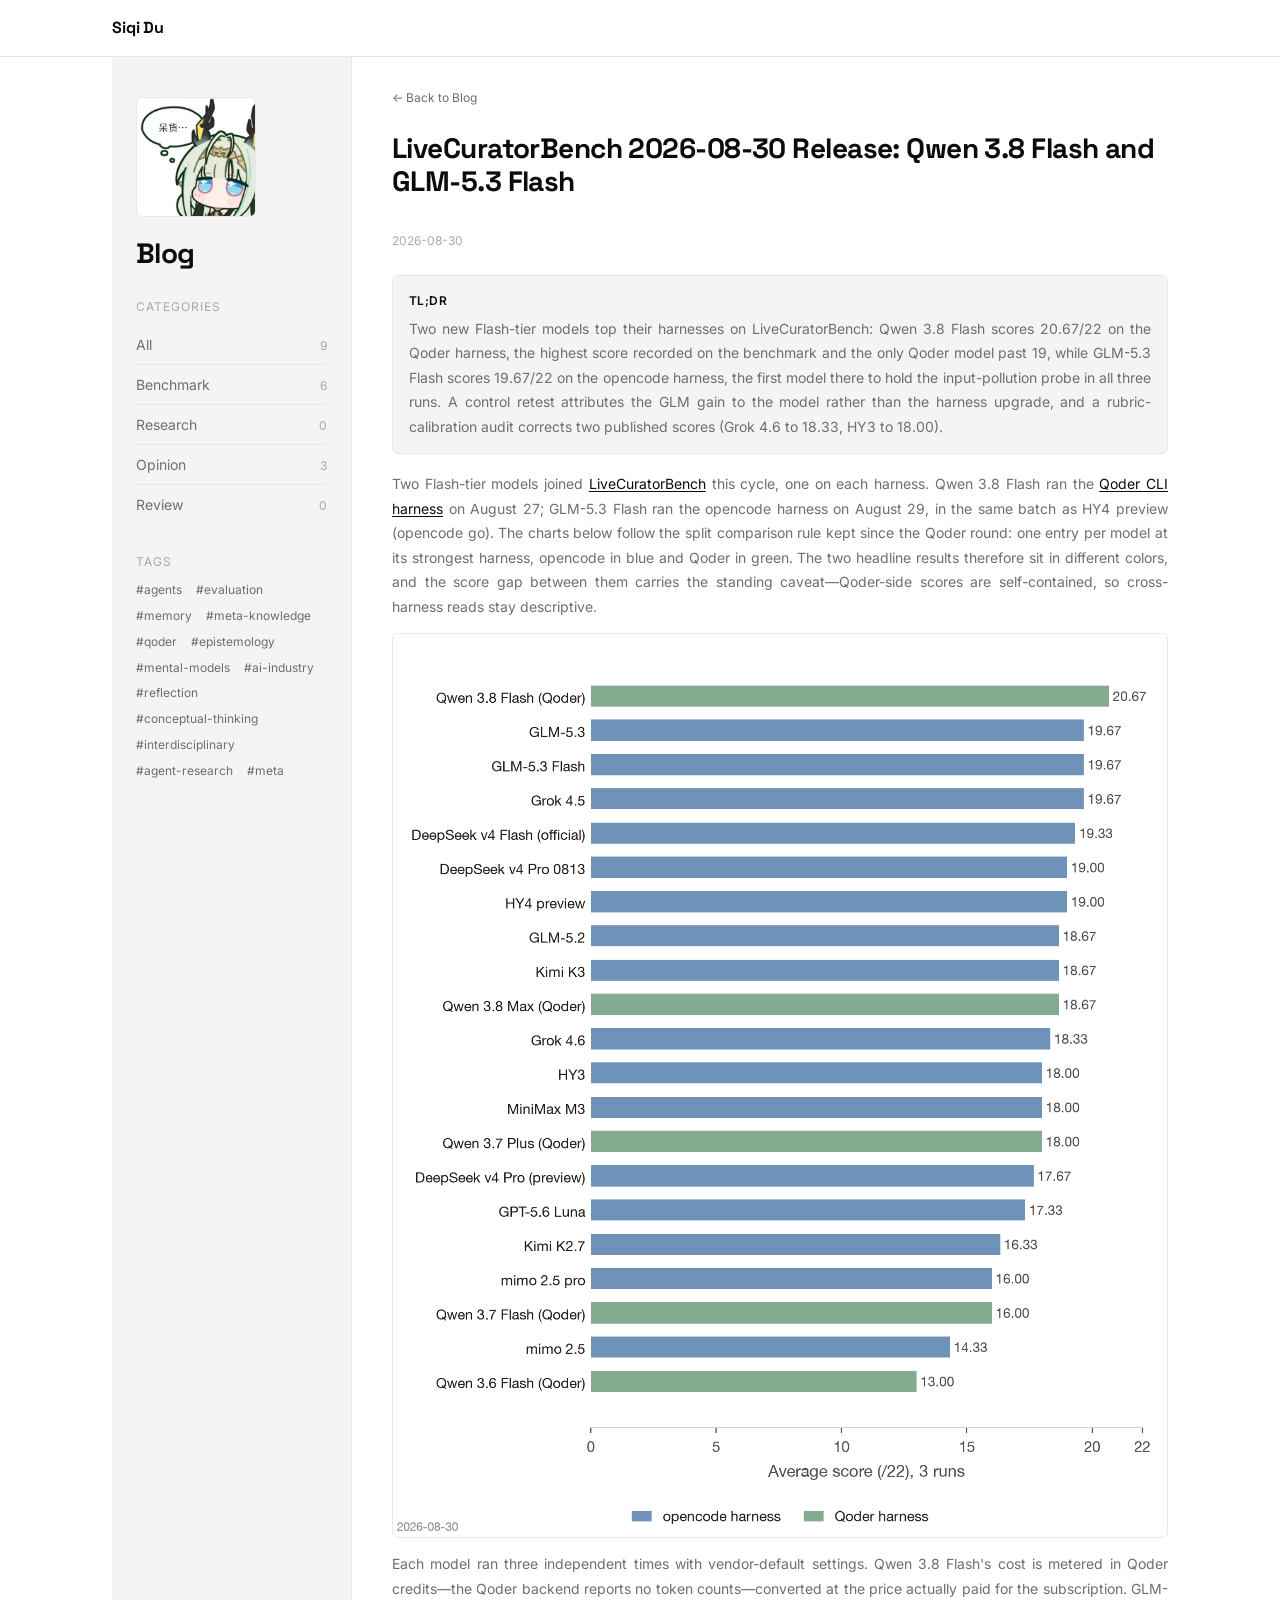
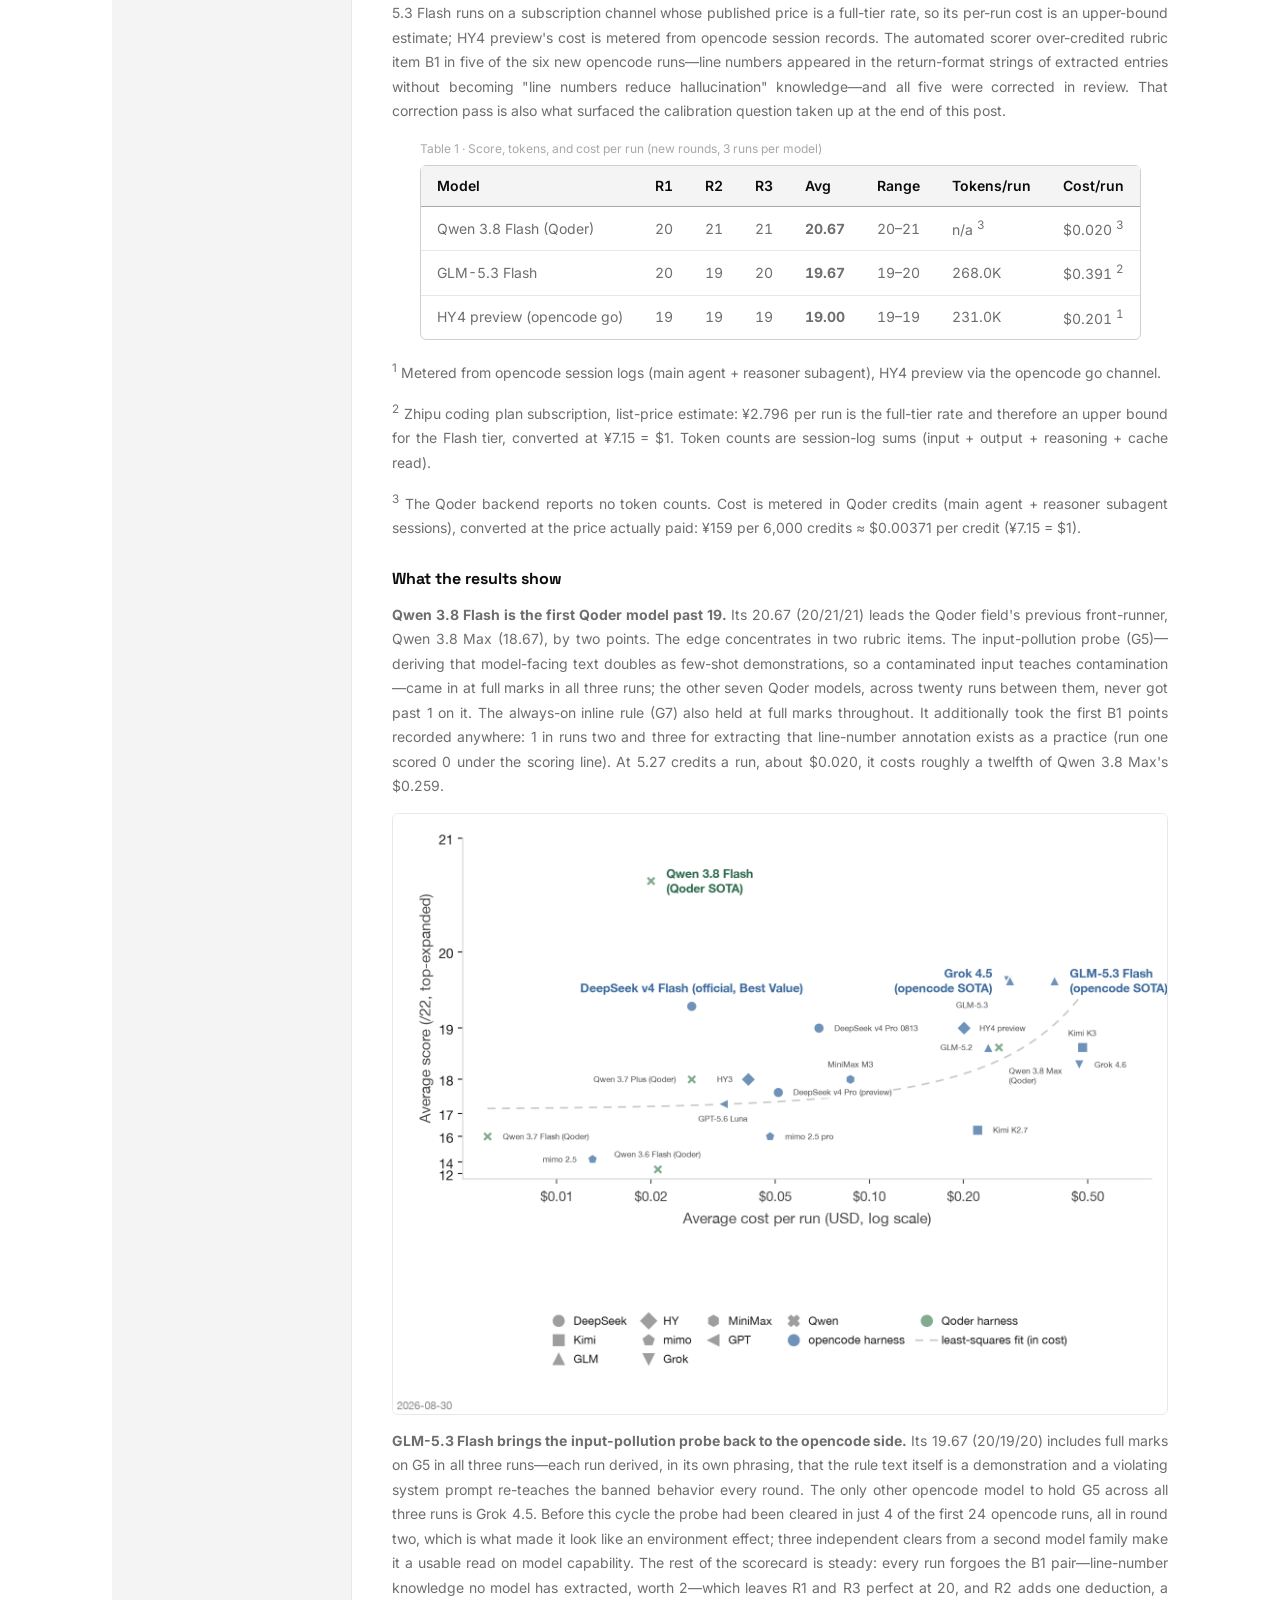
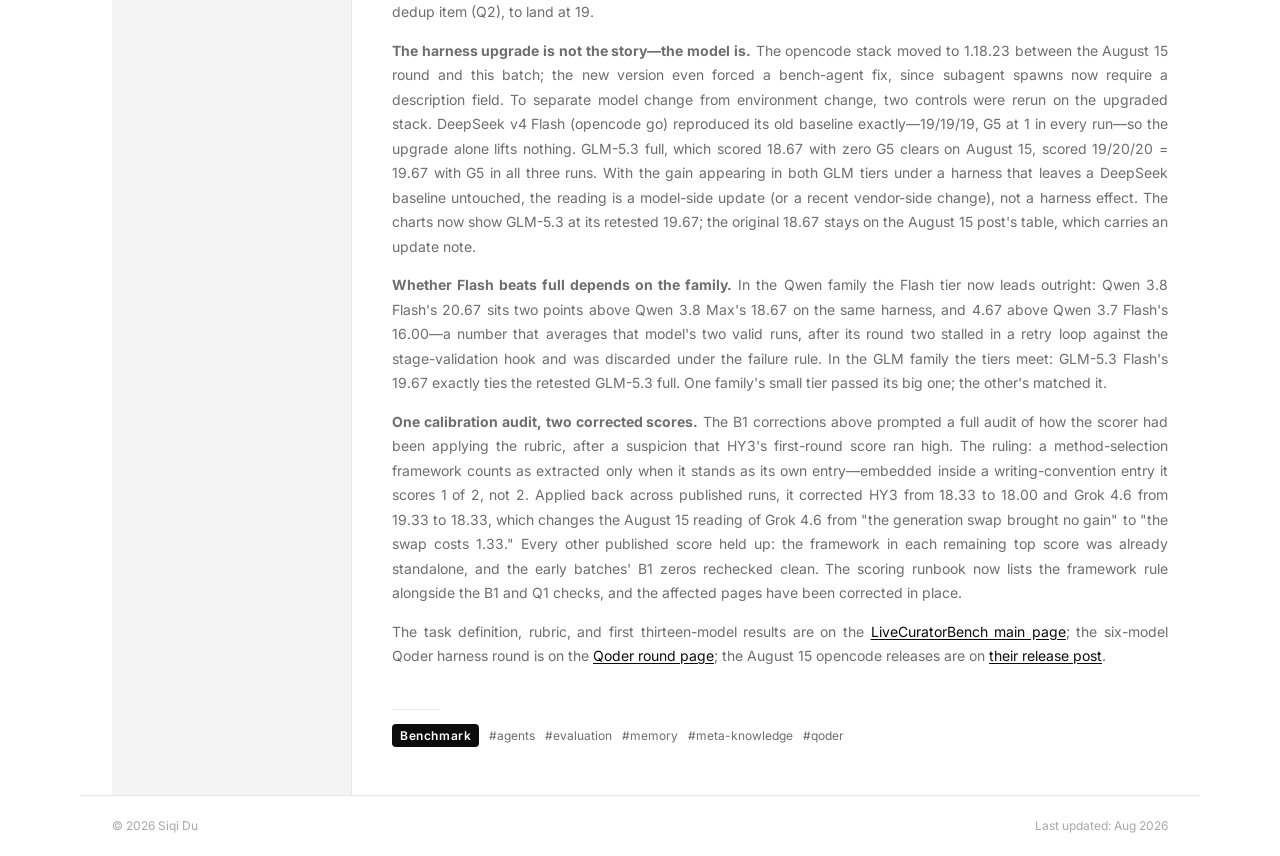
<file: blog/live-curator-benchmark-2026-08-30.html>
<!DOCTYPE html>
<html lang="en">
<head>
<meta charset="UTF-8">
<meta name="viewport" content="width=device-width, initial-scale=1.0">
<title>LiveCuratorBench 2026-08-30 Release: Qwen 3.8 Flash and GLM-5.3 Flash — Blog of Siqi Du (杜思齐)</title>
<meta name="description" content="Two new Flash-tier models top their harnesses on LiveCuratorBench: Qwen 3.8 Flash scores 20.67/22 on the Qoder harness, the highest score recorded on the benchmark and the only Qoder model past 19, while GLM-5.3 Flash scores 19.67/22 on the opencode harness, the first model there to hold the input-pollution probe in all three runs. A control retest attributes the GLM gain to the model rather than the harness upgrade, and a rubric-calibration audit corrects two published scores (Grok 4.6 to 18.33, HY3 to 18.00).">
<link rel="canonical" href="https://fourier7754.github.io/siqi_du/blog/live-curator-benchmark-2026-08-30.html">
<meta property="og:type" content="article">
<meta property="og:site_name" content="Siqi Du">
<meta property="og:title" content="LiveCuratorBench 2026-08-30 Release: Qwen 3.8 Flash and GLM-5.3 Flash — Blog of Siqi Du (杜思齐)">
<meta property="og:description" content="Two new Flash-tier models top their harnesses on LiveCuratorBench: Qwen 3.8 Flash scores 20.67/22 on the Qoder harness, the highest score recorded on the benchmark and the only Qoder model past 19, while GLM-5.3 Flash scores 19.67/22 on the opencode harness, the first model there to hold the input-pollution probe in all three runs. A control retest attributes the GLM gain to the model rather than the harness upgrade, and a rubric-calibration audit corrects two published scores (Grok 4.6 to 18.33, HY3 to 18.00).">
<meta property="og:url" content="https://fourier7754.github.io/siqi_du/blog/live-curator-benchmark-2026-08-30.html">
<meta property="og:image" content="https://fourier7754.github.io/siqi_du/images/live-curator-benchmark-qoder-02.png">
<meta name="twitter:card" content="summary">
<script type="application/ld+json">
{
  "@context": "https://schema.org",
  "@type": "Article",
  "headline": "LiveCuratorBench 2026-08-30 Release: Qwen 3.8 Flash and GLM-5.3 Flash",
  "datePublished": "2026-08-30",
  "author": {
    "@type": "Person",
    "name": "Siqi Du",
    "url": "https://fourier7754.github.io/siqi_du/"
  },
  "keywords": ["Benchmark", "agents", "evaluation", "memory", "meta-knowledge", "qoder"],
  "url": "https://fourier7754.github.io/siqi_du/blog/live-curator-benchmark-2026-08-30.html"
}
</script>
<meta name="google-site-verification" content="fQZQD0EwLaSOrp3EbALt2rjxHEY9pUvWuh1fS96xgNk">
<meta name="msvalidate.01" content="56D1B3DBCF345410DA9431AFE01788E7">
<link rel="icon" href="../images/favicon.ico" sizes="any">
<link rel="icon" type="image/png" sizes="32x32" href="../images/favicon-32x32.png">
<link rel="icon" type="image/png" sizes="16x16" href="../images/favicon-16x16.png">
<link rel="apple-touch-icon" href="../images/apple-touch-icon.png">
<link rel="manifest" href="../images/site.webmanifest">
<link rel="preconnect" href="https://fonts.googleapis.com">
<link rel="preconnect" href="https://fonts.gstatic.com" crossorigin>
<link href="https://fonts.googleapis.com/css2?family=Inter:wght@400;500;600&family=Space+Grotesk:wght@500;700&display=swap" rel="stylesheet">
<link rel="stylesheet" href="../assets/css/main.css?v=20260823a">
<script src="../assets/vendor/highlight.min.js" defer></script>
<script src="posts.js" defer></script>
<script src="../assets/js/blog.js" defer></script>
<script src="../assets/js/main.js" defer></script>
<script>
document.addEventListener('DOMContentLoaded', function () {
  if (window.hljs) hljs.highlightAll();
});
</script>
<script>
/* GoatCounter 访问量统计：仅线上加载，本地 file:// 预览不计数 */
if (location.protocol === "https:") {
  var gc = document.createElement("script");
  gc.setAttribute("data-goatcounter", "https://fourier7754.goatcounter.com/count");
  gc.async = true;
  gc.src = "//gc.zgo.at/count.js";
  document.head.appendChild(gc);
}
</script>
</head>
<body>

<header class="masthead">
  <div class="masthead-inner">
    <a class="masthead-logo" href="../index.html">Siqi Du</a>
  </div>
</header>

<div class="layout">

  <aside class="sidebar blog-sidebar">
    <img class="sidebar-avatar" src="../images/avatar.jpg" alt="Siqi Du">
    <div class="blog-side-title"><a href="../index.html">Blog</a></div>
    <div class="blog-side-nav"></div>
    <noscript>
      <div class="blog-side-section">
        <div class="blog-side-label">Categories</div>
        <div class="blog-side-cats">
          <a class="blog-side-cat" href="../index.html"><span>All</span></a>
          <a class="blog-side-cat" href="../index.html?cat=Benchmark"><span>Benchmark</span></a>
          <a class="blog-side-cat" href="../index.html?cat=Research"><span>Research</span></a>
          <a class="blog-side-cat" href="../index.html?cat=Opinion"><span>Opinion</span></a>
          <a class="blog-side-cat" href="../index.html?cat=Review"><span>Review</span></a>
        </div>
      </div>
    </noscript>
  </aside>

  <main class="content">
    <a class="post-back" href="../index.html">← Back to Blog</a>
    <h1 class="page-title">LiveCuratorBench 2026-08-30 Release: Qwen 3.8 Flash and GLM-5.3 Flash</h1>
    <div class="post-meta" style="font-size:var(--fs-meta);color:var(--faint);margin-bottom:24px;">2026-08-30</div>

    <div class="post-body">
      <div class="post-tldr">
        <div class="post-tldr-label">TL;DR</div>
        <p>Two new Flash-tier models top their harnesses on LiveCuratorBench: Qwen 3.8 Flash scores 20.67/22 on the Qoder harness, the highest score recorded on the benchmark and the only Qoder model past 19, while GLM-5.3 Flash scores 19.67/22 on the opencode harness, the first model there to hold the input-pollution probe in all three runs. A control retest attributes the GLM gain to the model rather than the harness upgrade, and a rubric-calibration audit corrects two published scores (Grok 4.6 to 18.33, HY3 to 18.00).</p>
      </div>

      <p>Two Flash-tier models joined <a href="live-curator-benchmark.html">LiveCuratorBench</a> this cycle, one on each harness. Qwen 3.8 Flash ran the <a href="live-curator-benchmark-qoder.html">Qoder CLI harness</a> on August 27; GLM-5.3 Flash ran the opencode harness on August 29, in the same batch as HY4 preview (opencode go). The charts below follow the split comparison rule kept since the Qoder round: one entry per model at its strongest harness, opencode in blue and Qoder in green. The two headline results therefore sit in different colors, and the score gap between them carries the standing caveat—Qoder-side scores are self-contained, so cross-harness reads stay descriptive.</p>

      <p><img src="../images/live-curator-benchmark-qoder-01.png" alt="Bar chart of average scores on LiveCuratorBench with one entry per model at its strongest harness, opencode entries in blue and Qoder entries in green: Qwen 3.8 Flash (Qoder) leads at 20.67; GLM-5.3, GLM-5.3 Flash, and Grok 4.5 tie at 19.67 on the opencode side; DeepSeek v4 Flash (official) follows at 19.33; Grok 4.6 stands at 18.33 after the rubric audit" loading="lazy"></p>

      <p>Each model ran three independent times with vendor-default settings. Qwen 3.8 Flash's cost is metered in Qoder credits—the Qoder backend reports no token counts—converted at the price actually paid for the subscription. GLM-5.3 Flash runs on a subscription channel whose published price is a full-tier rate, so its per-run cost is an upper-bound estimate; HY4 preview's cost is metered from opencode session records. The automated scorer over-credited rubric item B1 in five of the six new opencode runs—line numbers appeared in the return-format strings of extracted entries without becoming "line numbers reduce hallucination" knowledge—and all five were corrected in review. That correction pass is also what surfaced the calibration question taken up at the end of this post.</p>

      <table>
        <caption>Table 1 · Score, tokens, and cost per run (new rounds, 3 runs per model)</caption>
        <thead>
          <tr><th>Model</th><th>R1</th><th>R2</th><th>R3</th><th>Avg</th><th>Range</th><th>Tokens/run</th><th>Cost/run</th></tr>
        </thead>
        <tbody>
          <tr><td>Qwen 3.8 Flash (Qoder)</td><td>20</td><td>21</td><td>21</td><td><strong>20.67</strong></td><td>20–21</td><td>n/a <sup>3</sup></td><td>$0.020 <sup>3</sup></td></tr>
          <tr><td>GLM-5.3 Flash</td><td>20</td><td>19</td><td>20</td><td><strong>19.67</strong></td><td>19–20</td><td>268.0K</td><td>$0.391 <sup>2</sup></td></tr>
          <tr><td>HY4 preview (opencode go)</td><td>19</td><td>19</td><td>19</td><td><strong>19.00</strong></td><td>19–19</td><td>231.0K</td><td>$0.201 <sup>1</sup></td></tr>
        </tbody>
      </table>

      <p><sup>1</sup> Metered from opencode session logs (main agent + reasoner subagent), HY4 preview via the opencode go channel.</p>

      <p><sup>2</sup> Zhipu coding plan subscription, list-price estimate: ¥2.796 per run is the full-tier rate and therefore an upper bound for the Flash tier, converted at ¥7.15 = $1. Token counts are session-log sums (input + output + reasoning + cache read).</p>

      <p><sup>3</sup> The Qoder backend reports no token counts. Cost is metered in Qoder credits (main agent + reasoner subagent sessions), converted at the price actually paid: ¥159 per 6,000 credits ≈ $0.00371 per credit (¥7.15 = $1).</p>

      <h2>What the results show</h2>

      <p><strong>Qwen 3.8 Flash is the first Qoder model past 19.</strong> Its 20.67 (20/21/21) leads the Qoder field's previous front-runner, Qwen 3.8 Max (18.67), by two points. The edge concentrates in two rubric items. The input-pollution probe (G5)—deriving that model-facing text doubles as few-shot demonstrations, so a contaminated input teaches contamination—came in at full marks in all three runs; the other seven Qoder models, across twenty runs between them, never got past 1 on it. The always-on inline rule (G7) also held at full marks throughout. It additionally took the first B1 points recorded anywhere: 1 in runs two and three for extracting that line-number annotation exists as a practice (run one scored 0 under the scoring line). At 5.27 credits a run, about $0.020, it costs roughly a twelfth of Qwen 3.8 Max's $0.259.</p>

      <p><img src="../images/live-curator-benchmark-qoder-02.png" alt="Scatter plot of cost per run versus score with one point per model at its strongest harness, color encoding harness and marker shape encoding vendor: Qwen 3.8 Flash (Qoder SOTA) sits top left at $0.020 and 20.67; Grok 4.5 and GLM-5.3 Flash carry the opencode SOTA tags at 19.67; DeepSeek v4 Flash (official) keeps the best-value tag" loading="lazy"></p>

      <p><strong>GLM-5.3 Flash brings the input-pollution probe back to the opencode side.</strong> Its 19.67 (20/19/20) includes full marks on G5 in all three runs—each run derived, in its own phrasing, that the rule text itself is a demonstration and a violating system prompt re-teaches the banned behavior every round. The only other opencode model to hold G5 across all three runs is Grok 4.5. Before this cycle the probe had been cleared in just 4 of the first 24 opencode runs, all in round two, which is what made it look like an environment effect; three independent clears from a second model family make it a usable read on model capability. The rest of the scorecard is steady: every run forgoes the B1 pair—line-number knowledge no model has extracted, worth 2—which leaves R1 and R3 perfect at 20, and R2 adds one deduction, a dedup item (Q2), to land at 19.</p>

      <p><strong>The harness upgrade is not the story—the model is.</strong> The opencode stack moved to 1.18.23 between the August 15 round and this batch; the new version even forced a bench-agent fix, since subagent spawns now require a description field. To separate model change from environment change, two controls were rerun on the upgraded stack. DeepSeek v4 Flash (opencode go) reproduced its old baseline exactly—19/19/19, G5 at 1 in every run—so the upgrade alone lifts nothing. GLM-5.3 full, which scored 18.67 with zero G5 clears on August 15, scored 19/20/20 = 19.67 with G5 in all three runs. With the gain appearing in both GLM tiers under a harness that leaves a DeepSeek baseline untouched, the reading is a model-side update (or a recent vendor-side change), not a harness effect. The charts now show GLM-5.3 at its retested 19.67; the original 18.67 stays on the August 15 post's table, which carries an update note.</p>

      <p><strong>Whether Flash beats full depends on the family.</strong> In the Qwen family the Flash tier now leads outright: Qwen 3.8 Flash's 20.67 sits two points above Qwen 3.8 Max's 18.67 on the same harness, and 4.67 above Qwen 3.7 Flash's 16.00—a number that averages that model's two valid runs, after its round two stalled in a retry loop against the stage-validation hook and was discarded under the failure rule. In the GLM family the tiers meet: GLM-5.3 Flash's 19.67 exactly ties the retested GLM-5.3 full. One family's small tier passed its big one; the other's matched it.</p>

      <p><strong>One calibration audit, two corrected scores.</strong> The B1 corrections above prompted a full audit of how the scorer had been applying the rubric, after a suspicion that HY3's first-round score ran high. The ruling: a method-selection framework counts as extracted only when it stands as its own entry—embedded inside a writing-convention entry it scores 1 of 2, not 2. Applied back across published runs, it corrected HY3 from 18.33 to 18.00 and Grok 4.6 from 19.33 to 18.33, which changes the August 15 reading of Grok 4.6 from "the generation swap brought no gain" to "the swap costs 1.33." Every other published score held up: the framework in each remaining top score was already standalone, and the early batches' B1 zeros rechecked clean. The scoring runbook now lists the framework rule alongside the B1 and Q1 checks, and the affected pages have been corrected in place.</p>

      <p>The task definition, rubric, and first thirteen-model results are on the <a href="live-curator-benchmark.html">LiveCuratorBench main page</a>; the six-model Qoder harness round is on the <a href="live-curator-benchmark-qoder.html">Qoder round page</a>; the August 15 opencode releases are on <a href="live-curator-benchmark-2026-08-15.html">their release post</a>.</p>
    </div>

    <div class="post-end">
      <div class="post-end-sep"></div>
      <div class="post-taxonomy">
        <a class="cat-badge" href="../index.html?cat=Benchmark">Benchmark</a>
        <a class="tag-chip" href="../index.html?tag=agents">#agents</a>
        <a class="tag-chip" href="../index.html?tag=evaluation">#evaluation</a>
        <a class="tag-chip" href="../index.html?tag=memory">#memory</a>
        <a class="tag-chip" href="../index.html?tag=meta-knowledge">#meta-knowledge</a>
        <a class="tag-chip" href="../index.html?tag=qoder">#qoder</a>
      </div>
    </div>

  </main>
</div>

<footer class="footer">
  <span>© 2026 Siqi Du</span>
  <span>Last updated: Aug 2026</span>
</footer>

</body>
</html>
</file>
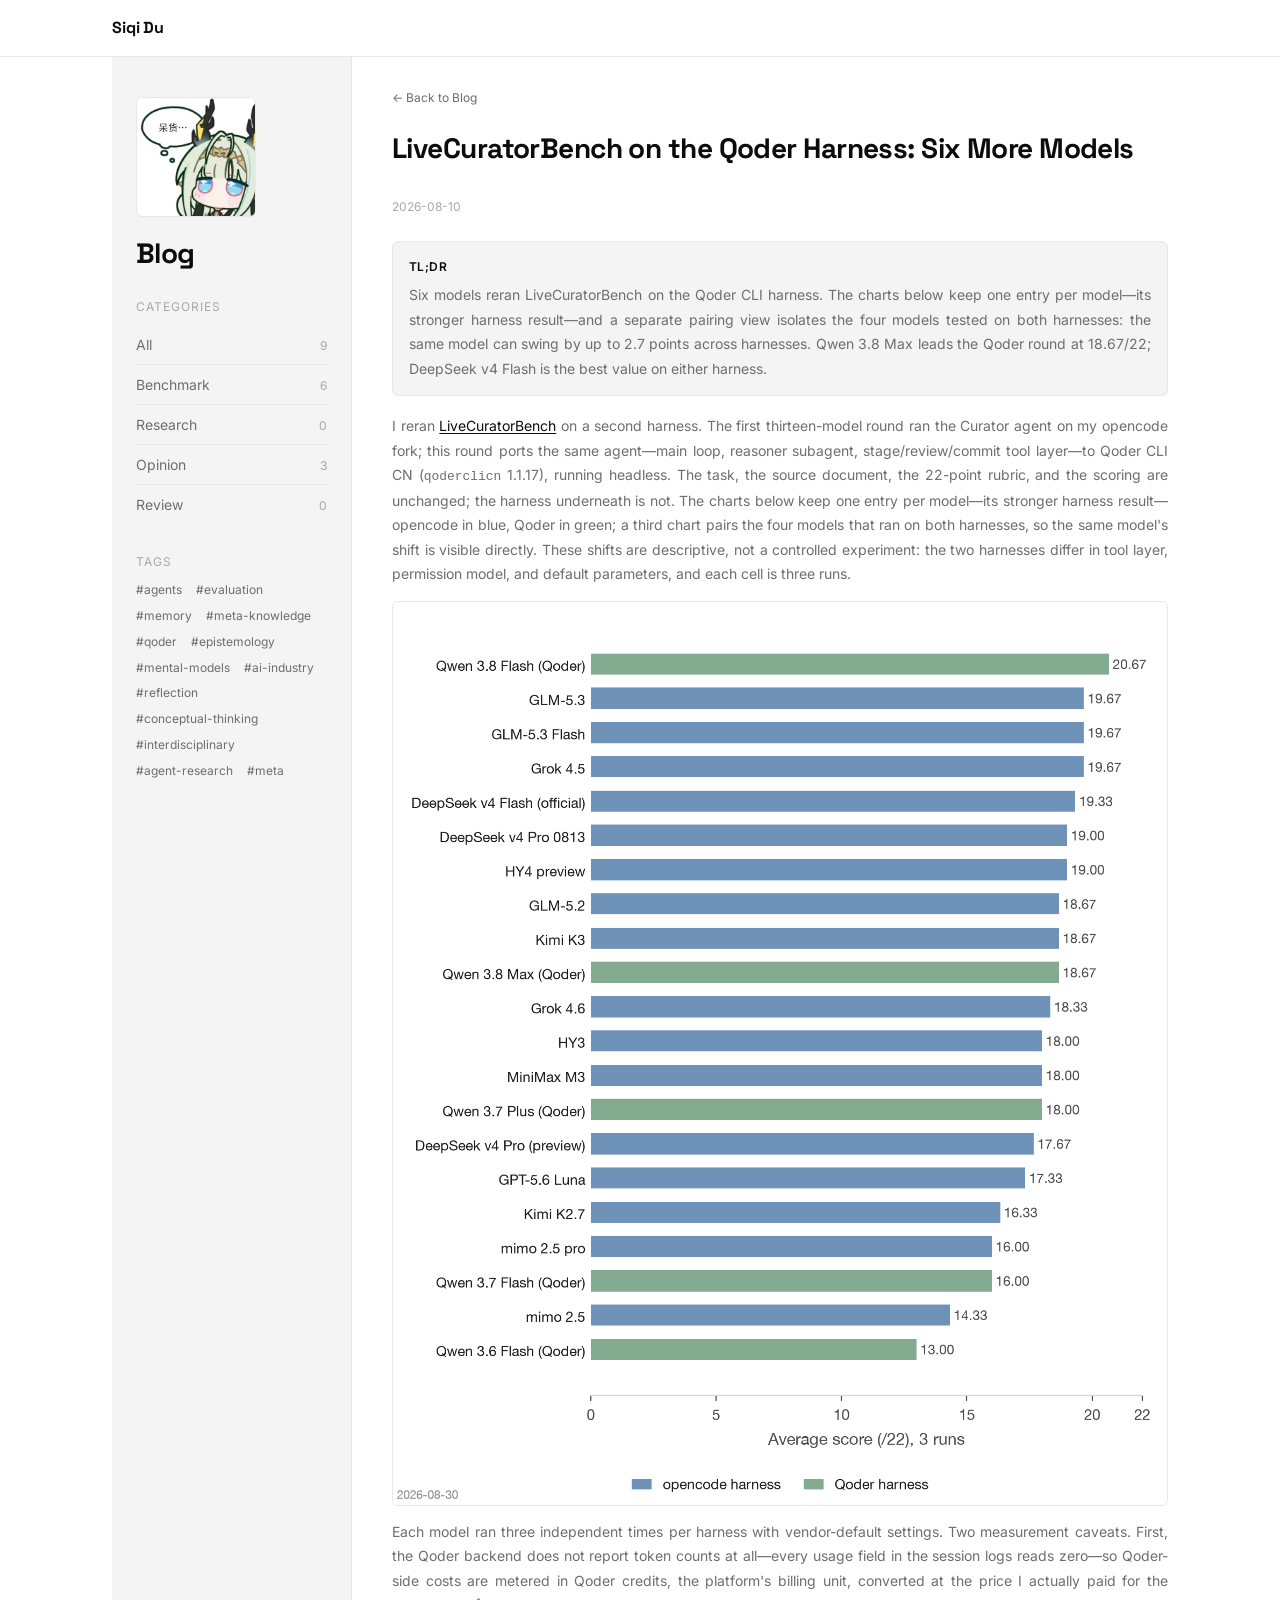
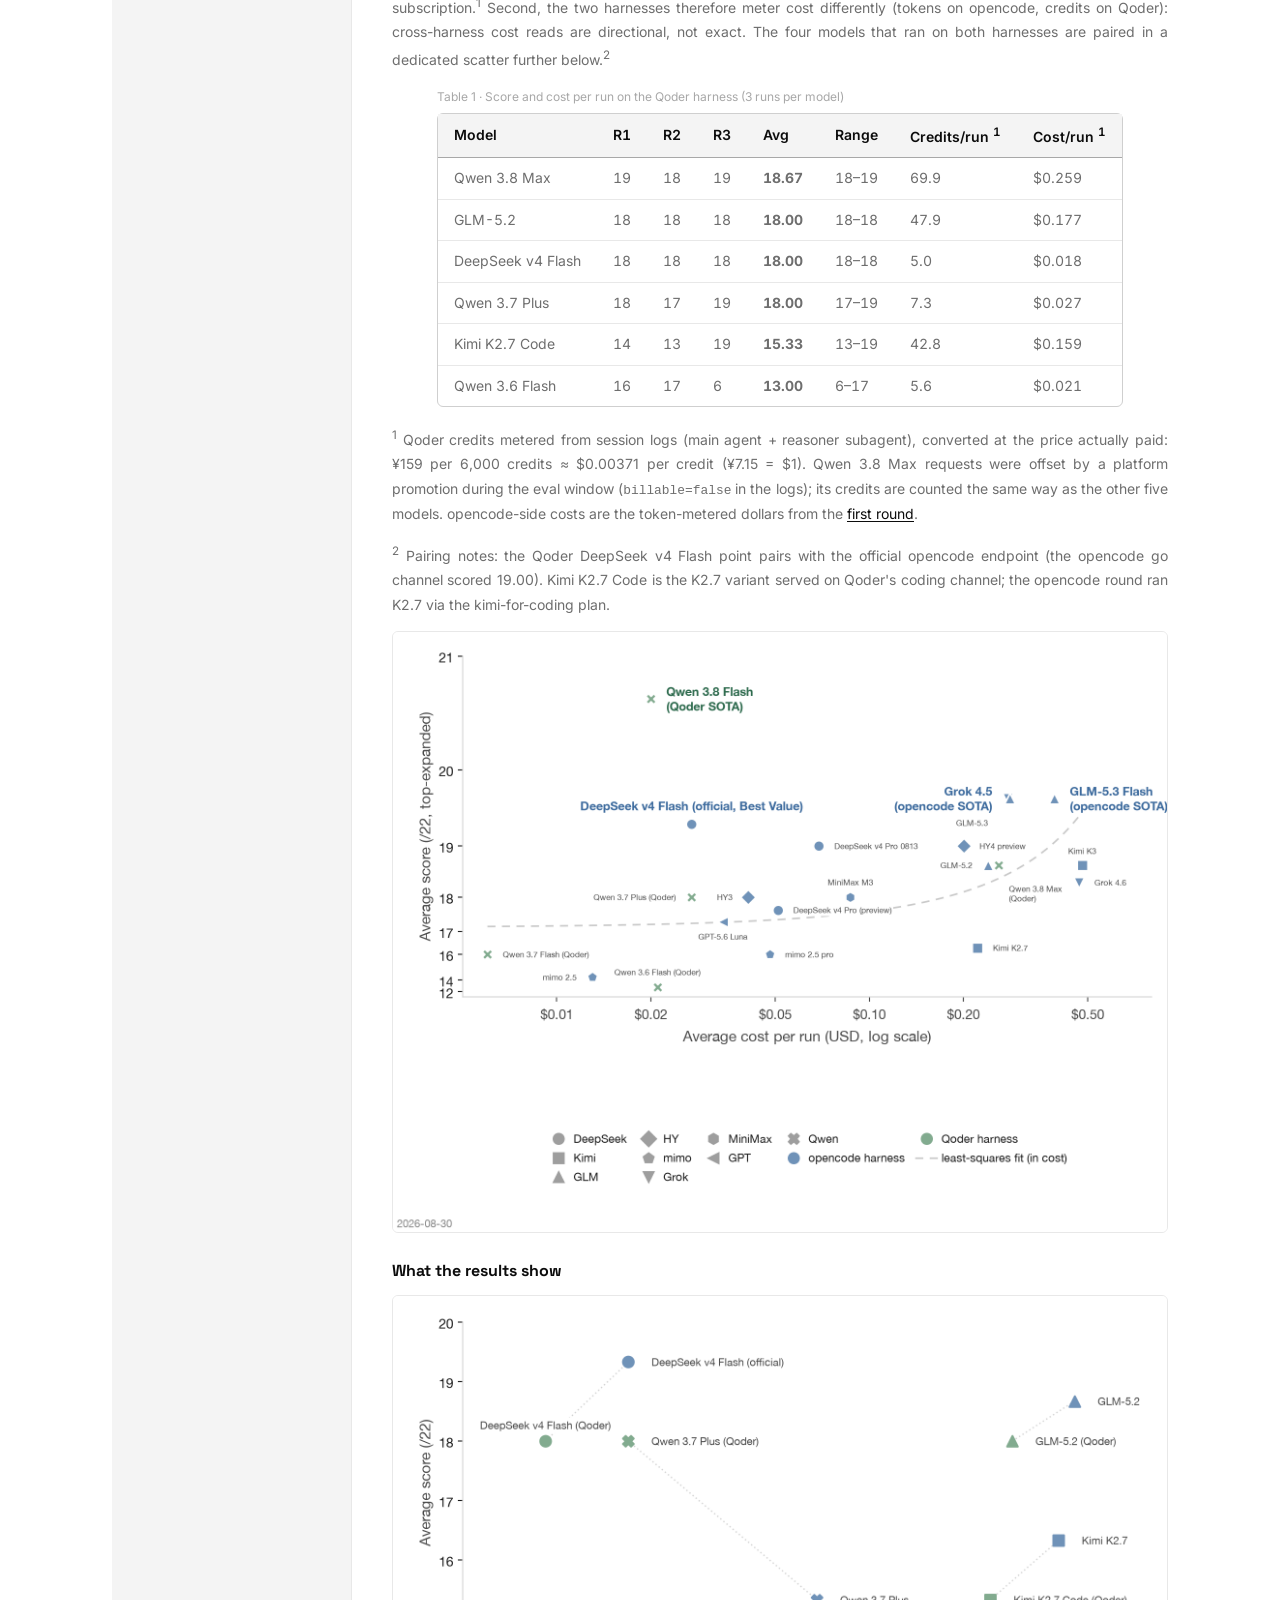
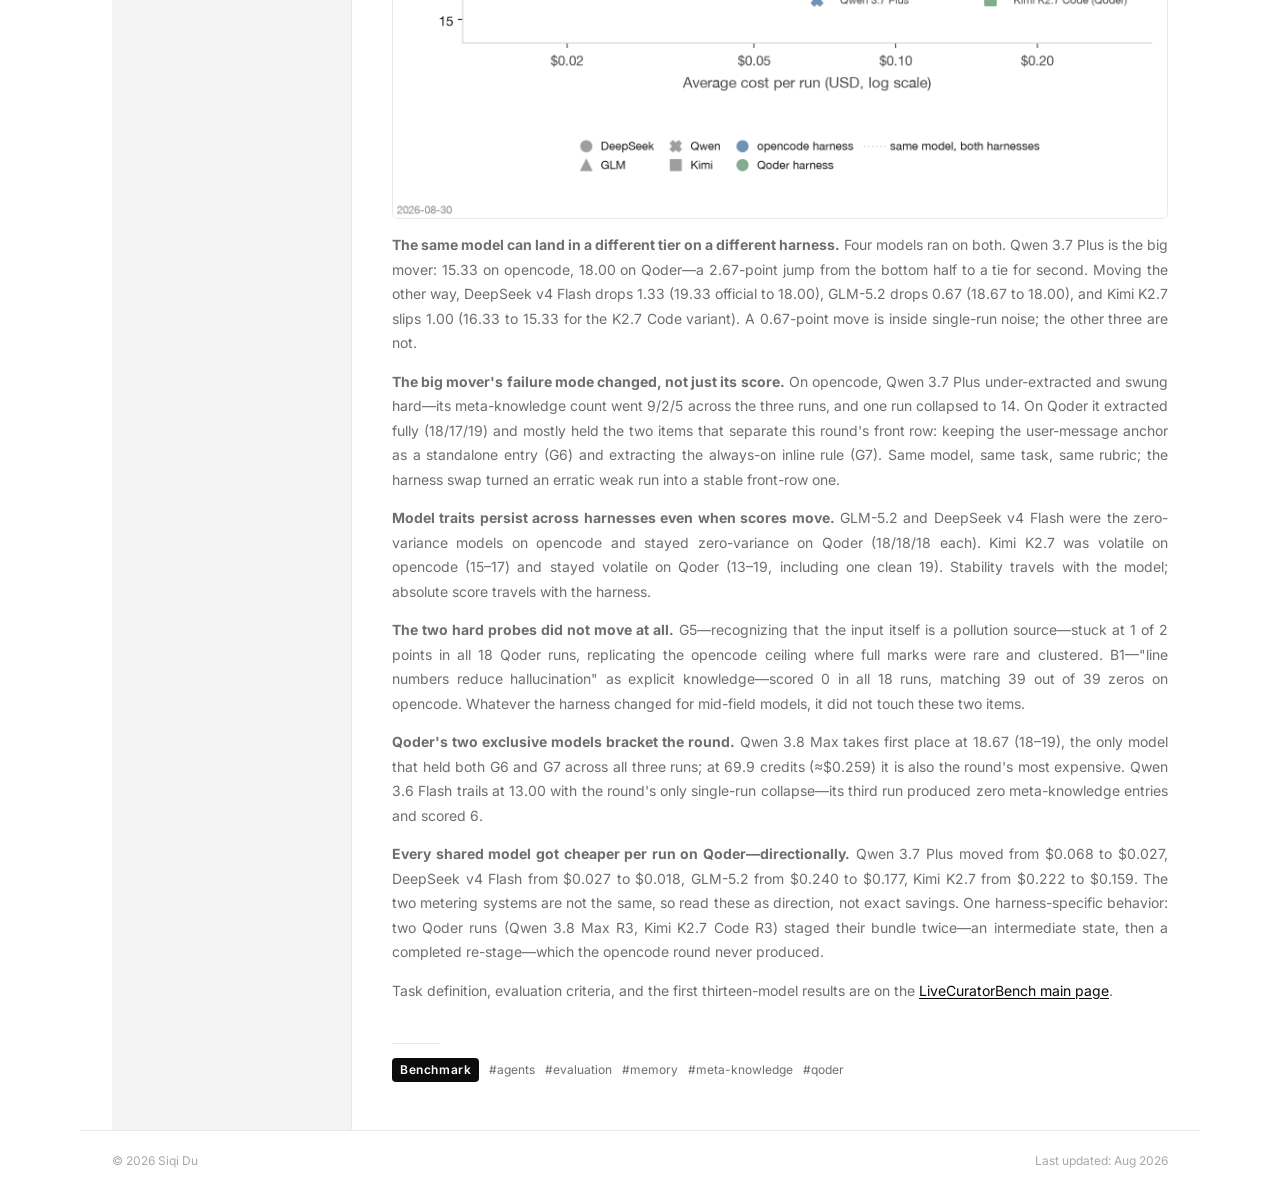
<file: blog/live-curator-benchmark-qoder.html>
<!DOCTYPE html>
<html lang="en">
<head>
<meta charset="UTF-8">
<meta name="viewport" content="width=device-width, initial-scale=1.0">
<title>LiveCuratorBench on the Qoder Harness: Six More Models — Blog of Siqi Du (杜思齐)</title>
<meta name="description" content="Six models reran LiveCuratorBench on the Qoder CLI harness, and the combined charts put both rounds side by side: the same model can swing by up to 2.7 points across harnesses. Qwen 3.8 Max leads the Qoder round at 18.67/22; DeepSeek v4 Flash is the best value on either harness.">
<link rel="canonical" href="https://fourier7754.github.io/siqi_du/blog/live-curator-benchmark-qoder.html">
<meta property="og:type" content="article">
<meta property="og:site_name" content="Siqi Du">
<meta property="og:title" content="LiveCuratorBench on the Qoder Harness: Six More Models — Blog of Siqi Du">
<meta property="og:description" content="Six models reran LiveCuratorBench on the Qoder CLI harness, and the combined charts put both rounds side by side: the same model can swing by up to 2.7 points across harnesses. Qwen 3.8 Max leads the Qoder round at 18.67/22; DeepSeek v4 Flash is the best value on either harness.">
<meta property="og:url" content="https://fourier7754.github.io/siqi_du/blog/live-curator-benchmark-qoder.html">
<meta property="og:image" content="https://fourier7754.github.io/siqi_du/images/live-curator-benchmark-qoder-02.png">
<meta name="twitter:card" content="summary">
<script type="application/ld+json">
{
  "@context": "https://schema.org",
  "@type": "Article",
  "headline": "LiveCuratorBench on the Qoder Harness: Six More Models",
  "datePublished": "2026-08-10",
  "author": {
    "@type": "Person",
    "name": "Siqi Du",
    "url": "https://fourier7754.github.io/siqi_du/"
  },
  "keywords": ["Benchmark", "agents", "evaluation", "memory", "meta-knowledge", "qoder"],
  "url": "https://fourier7754.github.io/siqi_du/blog/live-curator-benchmark-qoder.html"
}
</script>
<meta name="google-site-verification" content="fQZQD0EwLaSOrp3EbALt2rjxHEY9pUvWuh1fS96xgNk">
<meta name="msvalidate.01" content="56D1B3DBCF345410DA9431AFE01788E7">
<link rel="icon" href="../images/favicon.ico" sizes="any">
<link rel="icon" type="image/png" sizes="32x32" href="../images/favicon-32x32.png">
<link rel="icon" type="image/png" sizes="16x16" href="../images/favicon-16x16.png">
<link rel="apple-touch-icon" href="../images/apple-touch-icon.png">
<link rel="manifest" href="../images/site.webmanifest">
<link rel="preconnect" href="https://fonts.googleapis.com">
<link rel="preconnect" href="https://fonts.gstatic.com" crossorigin>
<link href="https://fonts.googleapis.com/css2?family=Inter:wght@400;500;600&family=Space+Grotesk:wght@500;700&display=swap" rel="stylesheet">
<link rel="stylesheet" href="../assets/css/main.css?v=20260823a">
<script src="../assets/vendor/highlight.min.js" defer></script>
<script src="posts.js" defer></script>
<script src="../assets/js/blog.js" defer></script>
<script src="../assets/js/main.js" defer></script>
<script>
document.addEventListener('DOMContentLoaded', function () {
  if (window.hljs) hljs.highlightAll();
});
</script>
<script>
/* GoatCounter 访问量统计：仅线上加载，本地 file:// 预览不计数 */
if (location.protocol === "https:") {
  var gc = document.createElement("script");
  gc.setAttribute("data-goatcounter", "https://fourier7754.goatcounter.com/count");
  gc.async = true;
  gc.src = "//gc.zgo.at/count.js";
  document.head.appendChild(gc);
}
</script>
</head>
<body>

<header class="masthead">
  <div class="masthead-inner">
    <a class="masthead-logo" href="../index.html">Siqi Du</a>
  </div>
</header>

<div class="layout">

  <aside class="sidebar blog-sidebar">
    <img class="sidebar-avatar" src="../images/avatar.jpg" alt="Siqi Du">
    <div class="blog-side-title"><a href="../index.html">Blog</a></div>
    <div class="blog-side-nav"></div>
    <noscript>
      <div class="blog-side-section">
        <div class="blog-side-label">Categories</div>
        <div class="blog-side-cats">
          <a class="blog-side-cat" href="../index.html"><span>All</span></a>
          <a class="blog-side-cat" href="../index.html?cat=Benchmark"><span>Benchmark</span></a>
          <a class="blog-side-cat" href="../index.html?cat=Research"><span>Research</span></a>
          <a class="blog-side-cat" href="../index.html?cat=Opinion"><span>Opinion</span></a>
          <a class="blog-side-cat" href="../index.html?cat=Review"><span>Review</span></a>
        </div>
      </div>
    </noscript>
  </aside>

  <main class="content">
    <a class="post-back" href="../index.html">← Back to Blog</a>
    <h1 class="page-title">LiveCuratorBench on the Qoder Harness: Six More Models</h1>
    <div class="post-meta" style="font-size:var(--fs-meta);color:var(--faint);margin-bottom:24px;">2026-08-10</div>

    <div class="post-body">
      <div class="post-tldr">
        <div class="post-tldr-label">TL;DR</div>
        <p>Six models reran LiveCuratorBench on the Qoder CLI harness. The charts below keep one entry per model—its stronger harness result—and a separate pairing view isolates the four models tested on both harnesses: the same model can swing by up to 2.7 points across harnesses. Qwen 3.8 Max leads the Qoder round at 18.67/22; DeepSeek v4 Flash is the best value on either harness.</p>
      </div>

      <p>I reran <a href="live-curator-benchmark.html">LiveCuratorBench</a> on a second harness. The first thirteen-model round ran the Curator agent on my opencode fork; this round ports the same agent—main loop, reasoner subagent, stage/review/commit tool layer—to Qoder CLI CN (<code>qoderclicn</code> 1.1.17), running headless. The task, the source document, the 22-point rubric, and the scoring are unchanged; the harness underneath is not. The charts below keep one entry per model—its stronger harness result—opencode in blue, Qoder in green; a third chart pairs the four models that ran on both harnesses, so the same model's shift is visible directly. These shifts are descriptive, not a controlled experiment: the two harnesses differ in tool layer, permission model, and default parameters, and each cell is three runs.</p>

      <p><img src="../images/live-curator-benchmark-qoder-01.png" alt="Bar chart of average scores on LiveCuratorBench with one entry per model at its stronger harness, opencode entries in blue and Qoder entries in green: Qwen 3.8 Flash (Qoder) leads at 20.67; GLM-5.3, GLM-5.3 Flash, and Grok 4.5 tie at 19.67; Qwen 3.8 Max's Qoder run sits in the 18.67 cluster; Qwen 3.7 Plus appears only with its Qoder result, 18.00" loading="lazy"></p>

      <p>Each model ran three independent times per harness with vendor-default settings. Two measurement caveats. First, the Qoder backend does not report token counts at all—every usage field in the session logs reads zero—so Qoder-side costs are metered in Qoder credits, the platform's billing unit, converted at the price I actually paid for the subscription.<sup>1</sup> Second, the two harnesses therefore meter cost differently (tokens on opencode, credits on Qoder): cross-harness cost reads are directional, not exact. The four models that ran on both harnesses are paired in a dedicated scatter further below.<sup>2</sup></p>

      <table>
        <caption>Table 1 · Score and cost per run on the Qoder harness (3 runs per model)</caption>
        <thead>
          <tr><th>Model</th><th>R1</th><th>R2</th><th>R3</th><th>Avg</th><th>Range</th><th>Credits/run <sup>1</sup></th><th>Cost/run <sup>1</sup></th></tr>
        </thead>
        <tbody>
          <tr><td>Qwen 3.8 Max</td><td>19</td><td>18</td><td>19</td><td><strong>18.67</strong></td><td>18–19</td><td>69.9</td><td>$0.259</td></tr>
          <tr><td>GLM-5.2</td><td>18</td><td>18</td><td>18</td><td><strong>18.00</strong></td><td>18–18</td><td>47.9</td><td>$0.177</td></tr>
          <tr><td>DeepSeek v4 Flash</td><td>18</td><td>18</td><td>18</td><td><strong>18.00</strong></td><td>18–18</td><td>5.0</td><td>$0.018</td></tr>
          <tr><td>Qwen 3.7 Plus</td><td>18</td><td>17</td><td>19</td><td><strong>18.00</strong></td><td>17–19</td><td>7.3</td><td>$0.027</td></tr>
          <tr><td>Kimi K2.7 Code</td><td>14</td><td>13</td><td>19</td><td><strong>15.33</strong></td><td>13–19</td><td>42.8</td><td>$0.159</td></tr>
          <tr><td>Qwen 3.6 Flash</td><td>16</td><td>17</td><td>6</td><td><strong>13.00</strong></td><td>6–17</td><td>5.6</td><td>$0.021</td></tr>
        </tbody>
      </table>

      <p><sup>1</sup> Qoder credits metered from session logs (main agent + reasoner subagent), converted at the price actually paid: ¥159 per 6,000 credits ≈ $0.00371 per credit (¥7.15 = $1). Qwen 3.8 Max requests were offset by a platform promotion during the eval window (<code>billable=false</code> in the logs); its credits are counted the same way as the other five models. opencode-side costs are the token-metered dollars from the <a href="live-curator-benchmark.html">first round</a>.</p>

      <p><sup>2</sup> Pairing notes: the Qoder DeepSeek v4 Flash point pairs with the official opencode endpoint (the opencode go channel scored 19.00). Kimi K2.7 Code is the K2.7 variant served on Qoder's coding channel; the opencode round ran K2.7 via the kimi-for-coding plan.</p>

      <p><img src="../images/live-curator-benchmark-qoder-02.png" alt="Scatter plot of cost per run versus score with one point per model at its stronger harness, color encoding harness and marker shape encoding vendor: Qwen 3.8 Flash (Qoder SOTA) sits top left at $0.020 and 20.67; DeepSeek v4 Flash (official) carries the best-value tag below it; Grok 4.5 and GLM-5.3 Flash carry the opencode SOTA tags at 19.67" loading="lazy"></p>

      <h2>What the results show</h2>

      <p><img src="../images/live-curator-benchmark-qoder-03.png" alt="Scatter plot pairing the four models tested on both harnesses—DeepSeek v4 Flash, GLM-5.2, Qwen 3.7 Plus, and Kimi K2.7—with dotted lines between each model's opencode and Qoder points: Qwen 3.7 Plus shows the largest upward jump; the other three drift down by about one point or less, and all four move to cheaper costs on Qoder" loading="lazy"></p>

      <p><strong>The same model can land in a different tier on a different harness.</strong> Four models ran on both. Qwen 3.7 Plus is the big mover: 15.33 on opencode, 18.00 on Qoder—a 2.67-point jump from the bottom half to a tie for second. Moving the other way, DeepSeek v4 Flash drops 1.33 (19.33 official to 18.00), GLM-5.2 drops 0.67 (18.67 to 18.00), and Kimi K2.7 slips 1.00 (16.33 to 15.33 for the K2.7 Code variant). A 0.67-point move is inside single-run noise; the other three are not.</p>

      <p><strong>The big mover's failure mode changed, not just its score.</strong> On opencode, Qwen 3.7 Plus under-extracted and swung hard—its meta-knowledge count went 9/2/5 across the three runs, and one run collapsed to 14. On Qoder it extracted fully (18/17/19) and mostly held the two items that separate this round's front row: keeping the user-message anchor as a standalone entry (G6) and extracting the always-on inline rule (G7). Same model, same task, same rubric; the harness swap turned an erratic weak run into a stable front-row one.</p>

      <p><strong>Model traits persist across harnesses even when scores move.</strong> GLM-5.2 and DeepSeek v4 Flash were the zero-variance models on opencode and stayed zero-variance on Qoder (18/18/18 each). Kimi K2.7 was volatile on opencode (15–17) and stayed volatile on Qoder (13–19, including one clean 19). Stability travels with the model; absolute score travels with the harness.</p>

      <p><strong>The two hard probes did not move at all.</strong> G5—recognizing that the input itself is a pollution source—stuck at 1 of 2 points in all 18 Qoder runs, replicating the opencode ceiling where full marks were rare and clustered. B1—"line numbers reduce hallucination" as explicit knowledge—scored 0 in all 18 runs, matching 39 out of 39 zeros on opencode. Whatever the harness changed for mid-field models, it did not touch these two items.</p>

      <p><strong>Qoder's two exclusive models bracket the round.</strong> Qwen 3.8 Max takes first place at 18.67 (18–19), the only model that held both G6 and G7 across all three runs; at 69.9 credits (≈$0.259) it is also the round's most expensive. Qwen 3.6 Flash trails at 13.00 with the round's only single-run collapse—its third run produced zero meta-knowledge entries and scored 6.</p>

      <p><strong>Every shared model got cheaper per run on Qoder—directionally.</strong> Qwen 3.7 Plus moved from $0.068 to $0.027, DeepSeek v4 Flash from $0.027 to $0.018, GLM-5.2 from $0.240 to $0.177, Kimi K2.7 from $0.222 to $0.159. The two metering systems are not the same, so read these as direction, not exact savings. One harness-specific behavior: two Qoder runs (Qwen 3.8 Max R3, Kimi K2.7 Code R3) staged their bundle twice—an intermediate state, then a completed re-stage—which the opencode round never produced.</p>

      <p>Task definition, evaluation criteria, and the first thirteen-model results are on the <a href="live-curator-benchmark.html">LiveCuratorBench main page</a>.</p>
    </div>

    <div class="post-end">
      <div class="post-end-sep"></div>
      <div class="post-taxonomy">
        <a class="cat-badge" href="../index.html?cat=Benchmark">Benchmark</a>
        <a class="tag-chip" href="../index.html?tag=agents">#agents</a>
        <a class="tag-chip" href="../index.html?tag=evaluation">#evaluation</a>
        <a class="tag-chip" href="../index.html?tag=memory">#memory</a>
        <a class="tag-chip" href="../index.html?tag=meta-knowledge">#meta-knowledge</a>
        <a class="tag-chip" href="../index.html?tag=qoder">#qoder</a>
      </div>
    </div>

  </main>
</div>

<footer class="footer">
  <span>© 2026 Siqi Du</span>
  <span>Last updated: Aug 2026</span>
</footer>

</body>
</html>
</file>
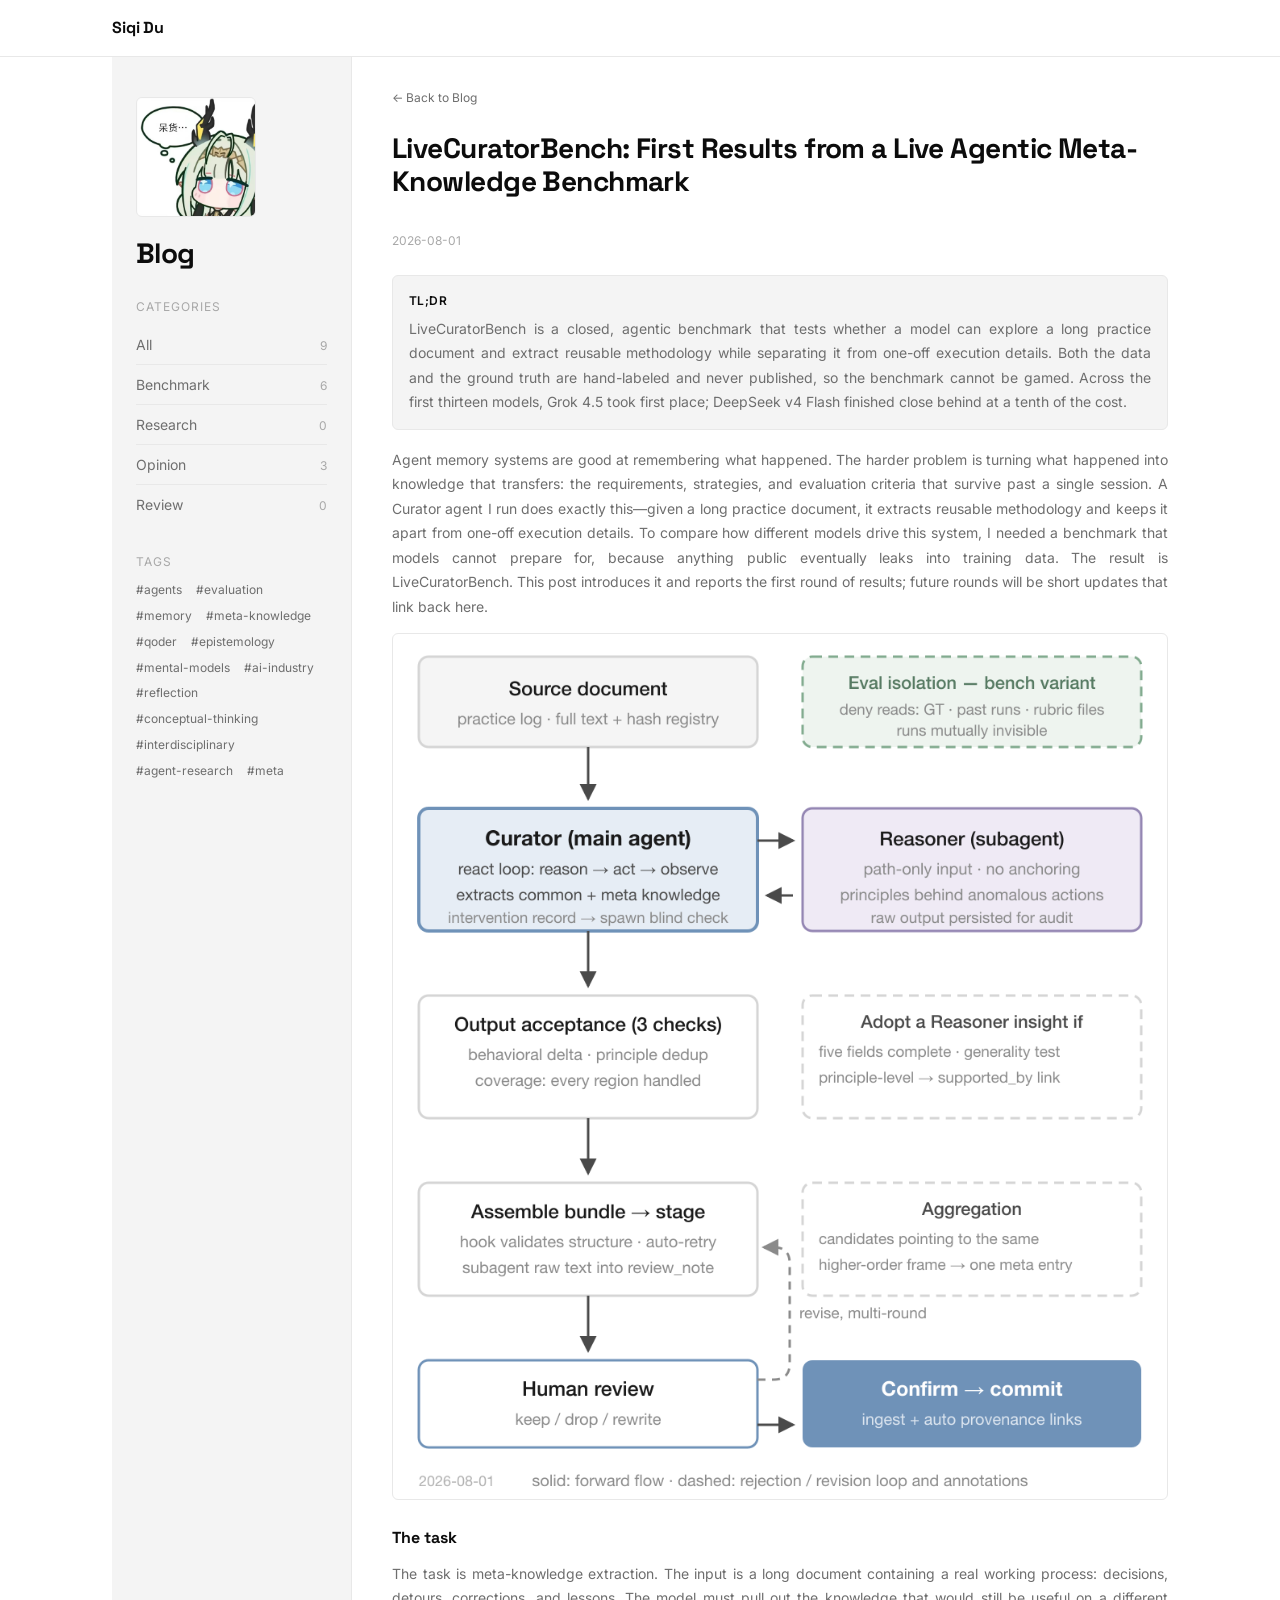
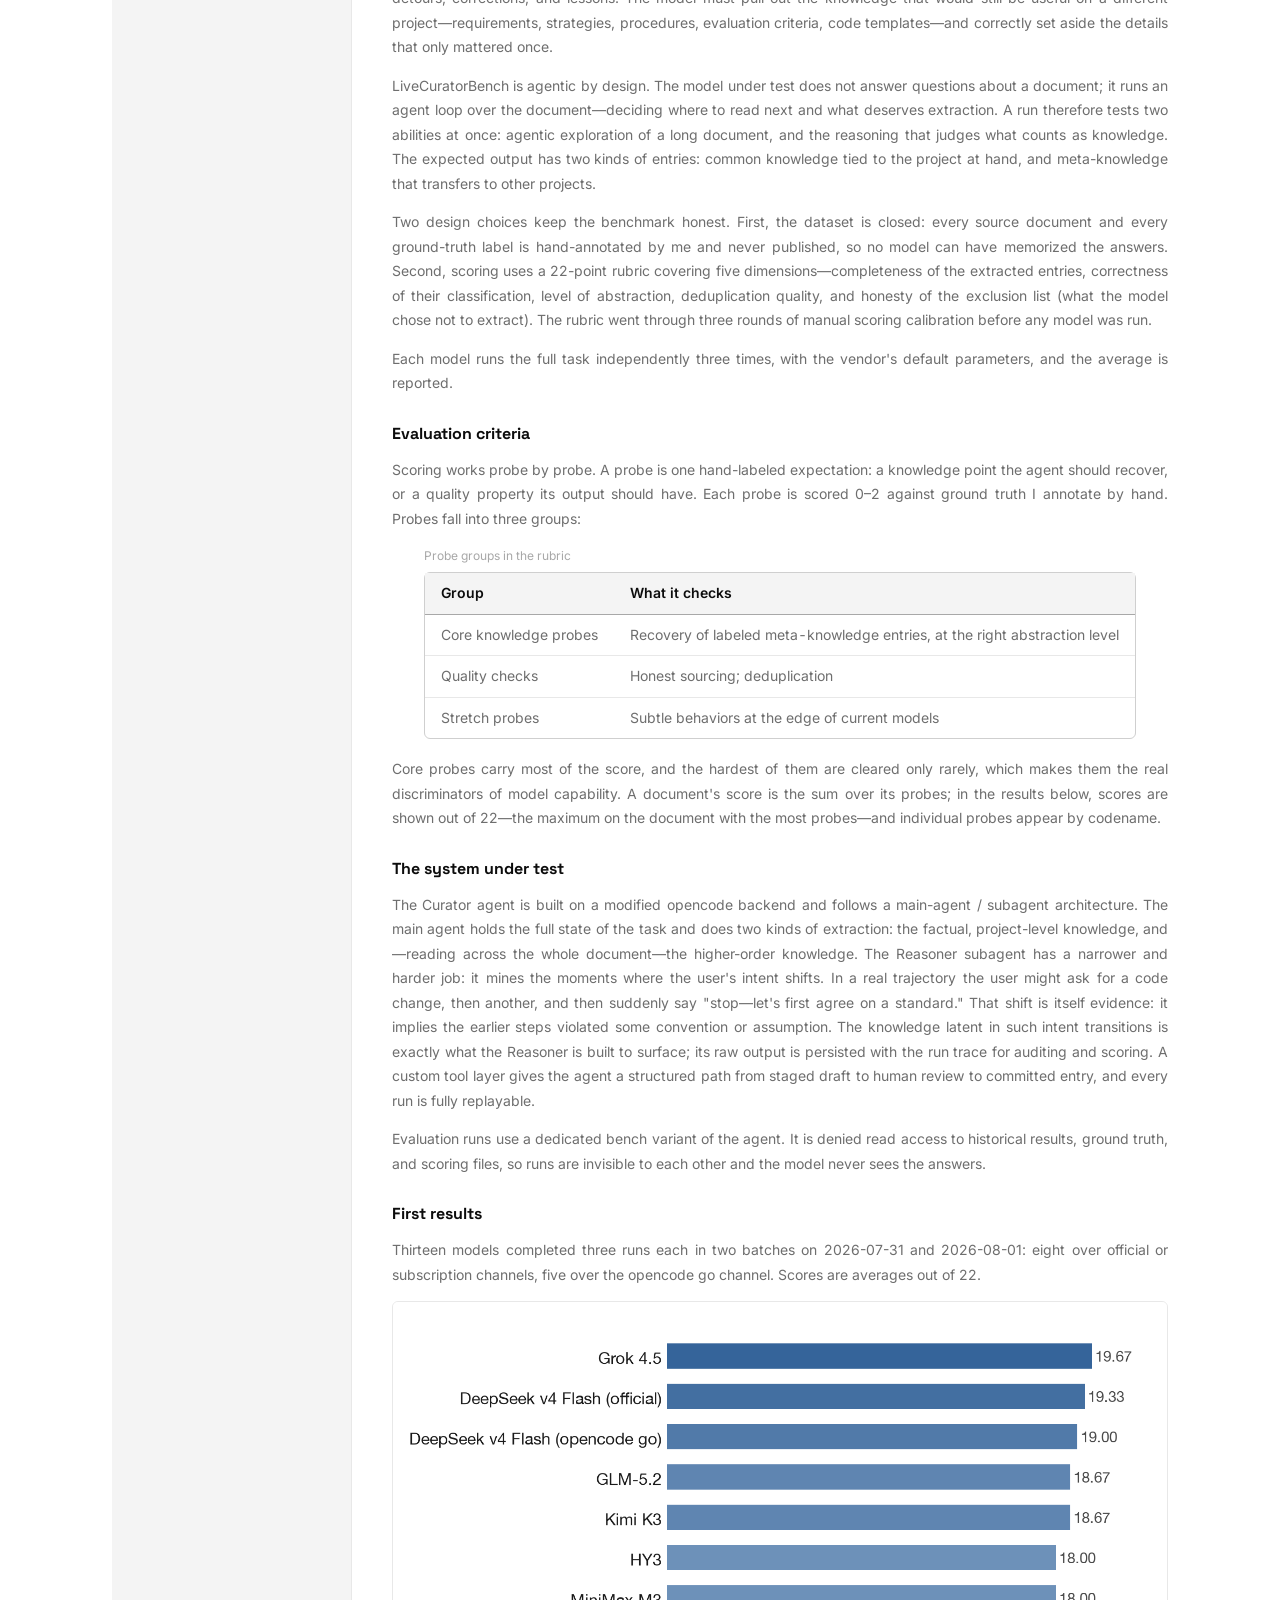
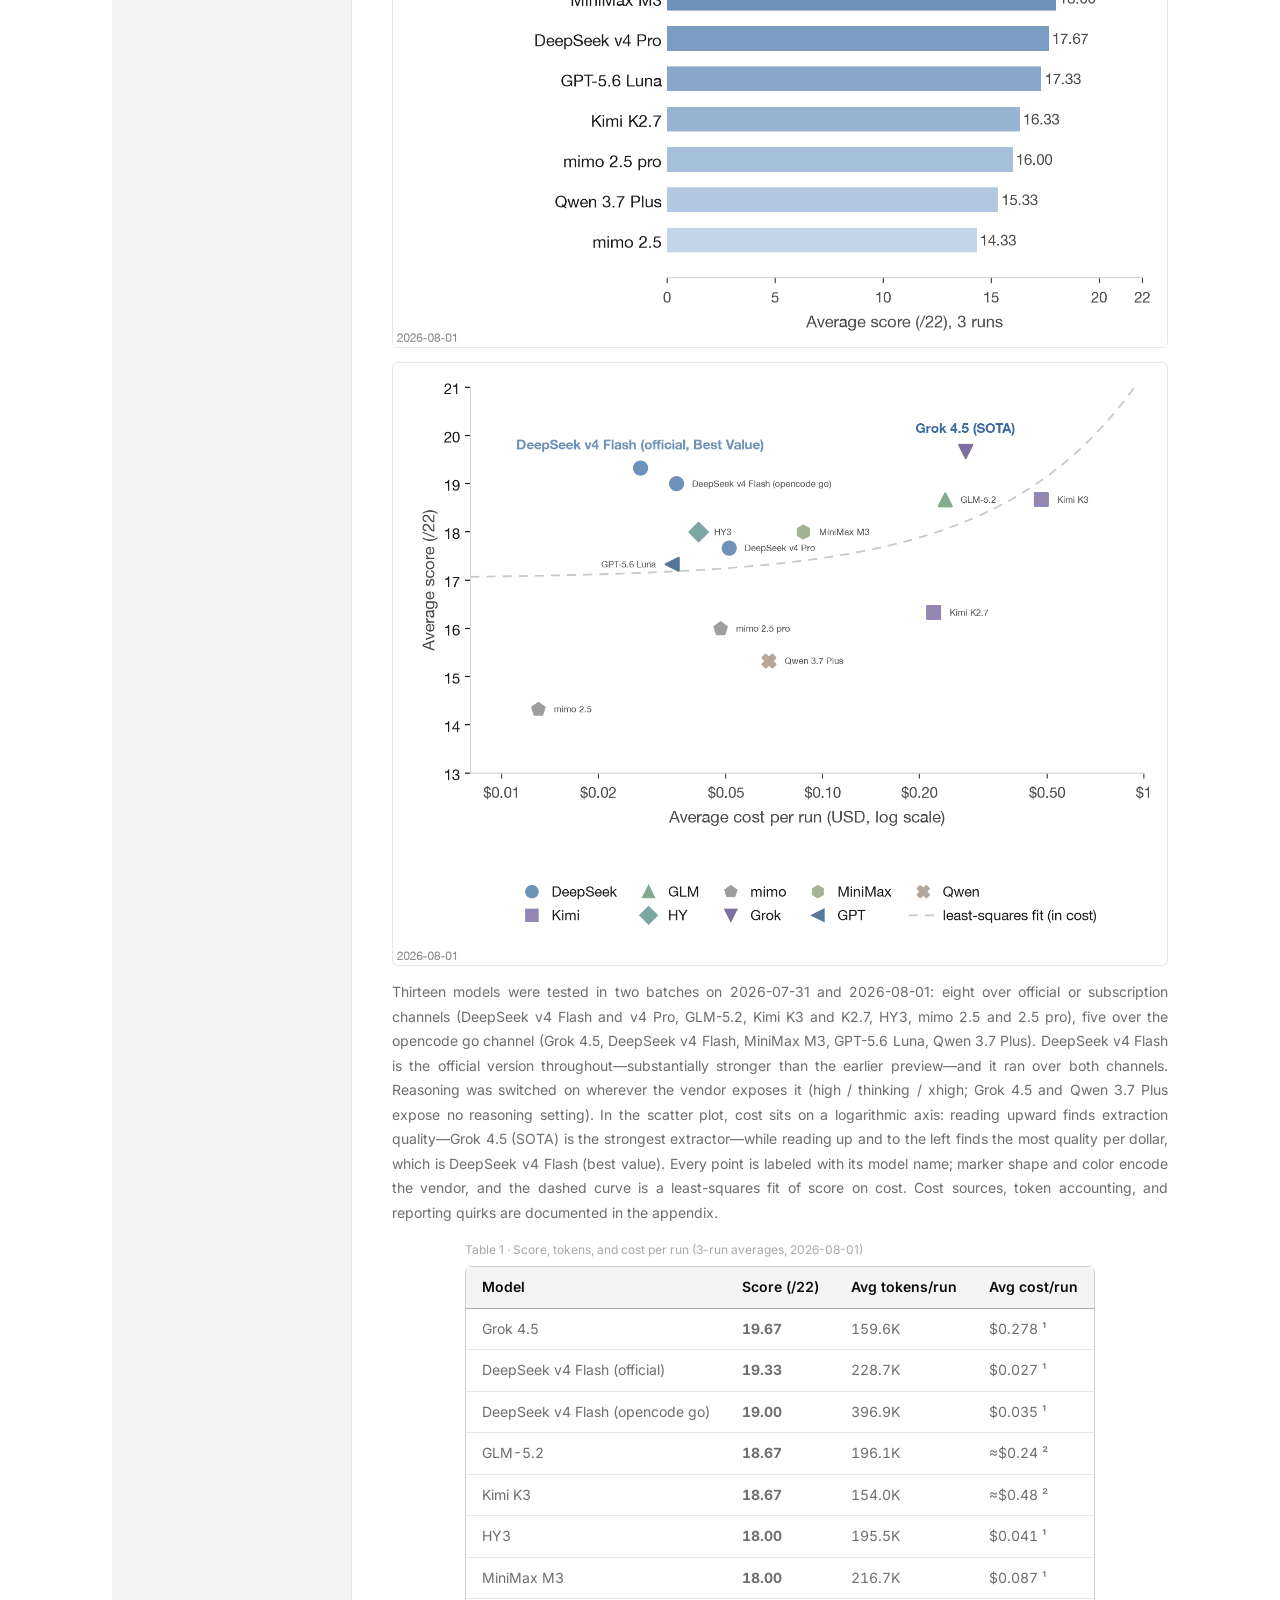
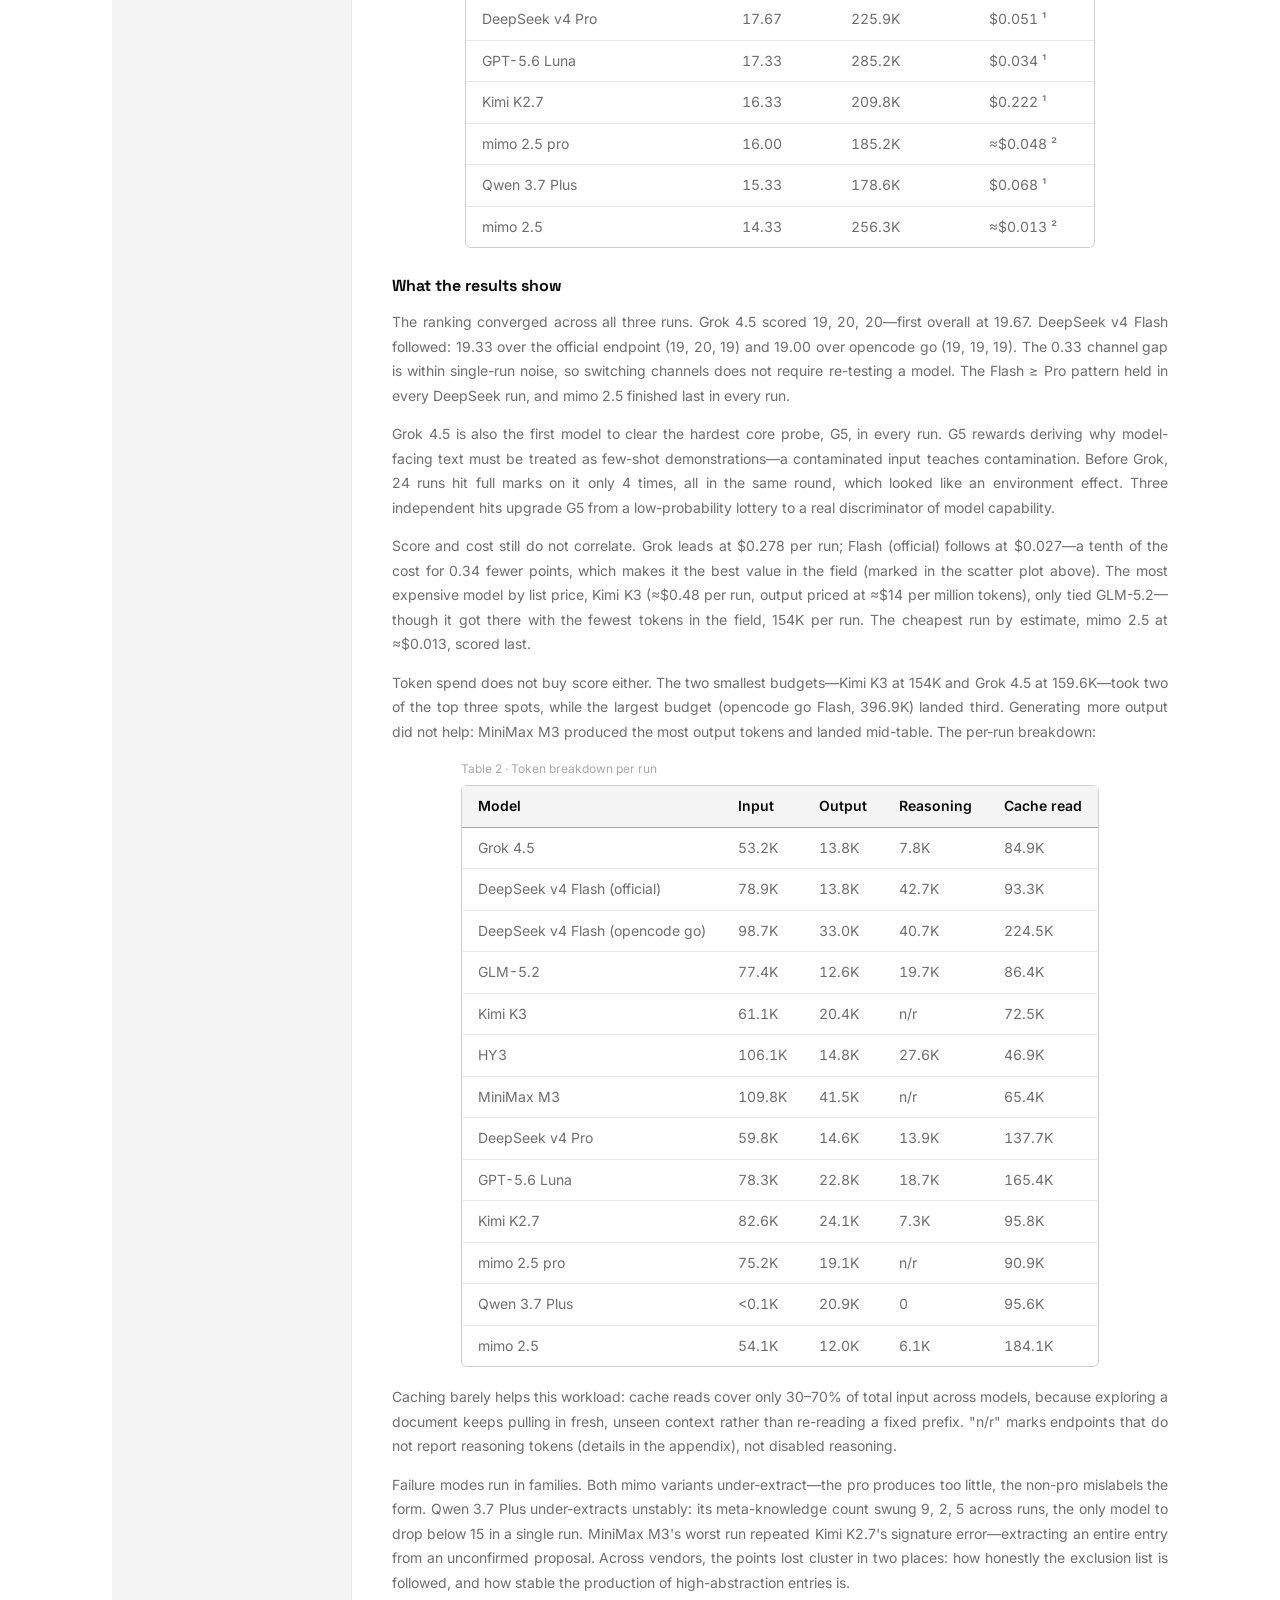
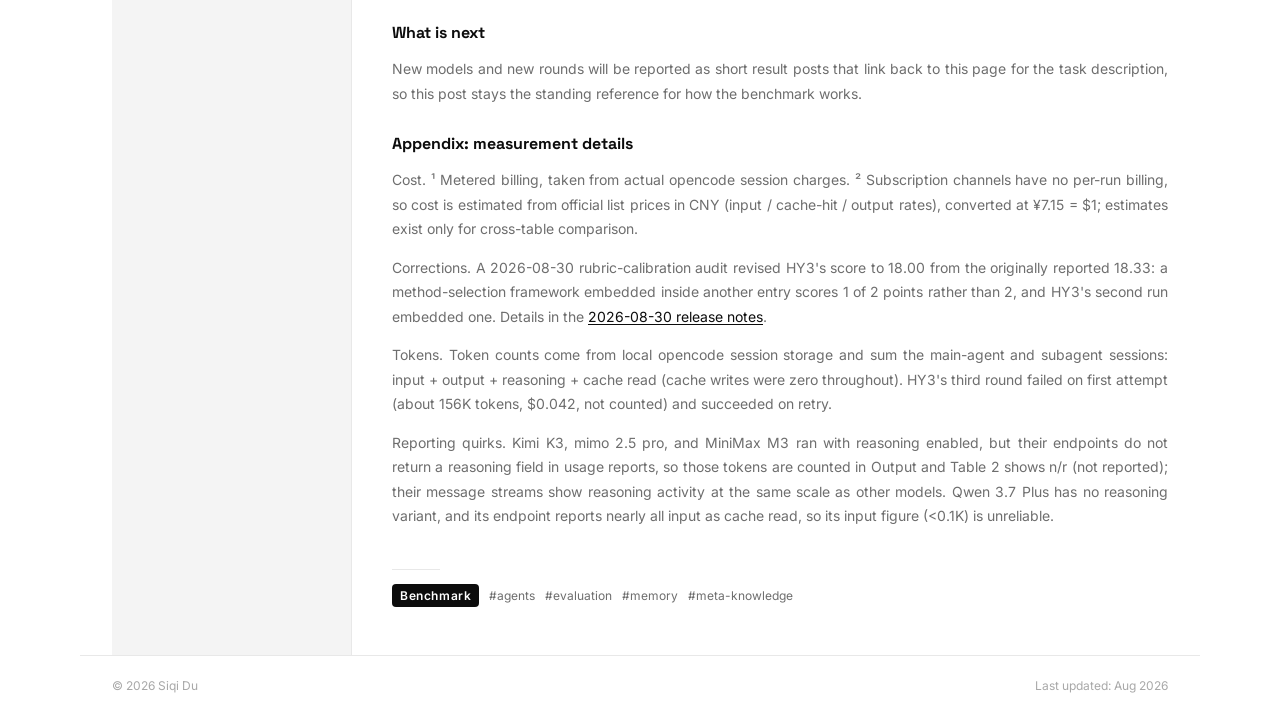
<file: blog/live-curator-benchmark.html>
<!DOCTYPE html>
<html lang="en">
<head>
<meta charset="UTF-8">
<meta name="viewport" content="width=device-width, initial-scale=1.0">
<title>LiveCuratorBench: First Results from a Live Agentic Meta-Knowledge Benchmark — Blog of Siqi Du (杜思齐)</title>
<meta name="description" content="LiveCuratorBench is a closed, agentic benchmark for meta-knowledge extraction from long practice documents. First results across thirteen models: Grok 4.5 leads, DeepSeek v4 Flash follows at a tenth of the cost.">
<link rel="canonical" href="https://fourier7754.github.io/siqi_du/blog/live-curator-benchmark.html">
<meta property="og:type" content="article">
<meta property="og:site_name" content="Siqi Du">
<meta property="og:title" content="LiveCuratorBench: First Results from a Live Agentic Meta-Knowledge Benchmark — Blog of Siqi Du">
<meta property="og:description" content="LiveCuratorBench is a closed, agentic benchmark for meta-knowledge extraction from long practice documents. First results across thirteen models: Grok 4.5 leads, DeepSeek v4 Flash follows at a tenth of the cost.">
<meta property="og:url" content="https://fourier7754.github.io/siqi_du/blog/live-curator-benchmark.html">
<meta property="og:image" content="https://fourier7754.github.io/siqi_du/images/live-curator-benchmark-02.png">
<meta name="twitter:card" content="summary">
<script type="application/ld+json">
{
  "@context": "https://schema.org",
  "@type": "Article",
  "headline": "LiveCuratorBench: First Results from a Live Agentic Meta-Knowledge Benchmark",
  "datePublished": "2026-08-01",
  "author": {
    "@type": "Person",
    "name": "Siqi Du",
    "url": "https://fourier7754.github.io/siqi_du/"
  },
  "keywords": ["Benchmark", "agents", "evaluation", "memory", "meta-knowledge"],
  "url": "https://fourier7754.github.io/siqi_du/blog/live-curator-benchmark.html"
}
</script>
<meta name="google-site-verification" content="fQZQD0EwLaSOrp3EbALt2rjxHEY9pUvWuh1fS96xgNk">
<meta name="msvalidate.01" content="56D1B3DBCF345410DA9431AFE01788E7">
<link rel="icon" href="../images/favicon.ico" sizes="any">
<link rel="icon" type="image/png" sizes="32x32" href="../images/favicon-32x32.png">
<link rel="icon" type="image/png" sizes="16x16" href="../images/favicon-16x16.png">
<link rel="apple-touch-icon" href="../images/apple-touch-icon.png">
<link rel="manifest" href="../images/site.webmanifest">
<link rel="preconnect" href="https://fonts.googleapis.com">
<link rel="preconnect" href="https://fonts.gstatic.com" crossorigin>
<link href="https://fonts.googleapis.com/css2?family=Inter:wght@400;500;600&family=Space+Grotesk:wght@500;700&display=swap" rel="stylesheet">
<link rel="stylesheet" href="../assets/css/main.css?v=20260823a">
<script src="../assets/vendor/highlight.min.js" defer></script>
<script src="posts.js" defer></script>
<script src="../assets/js/blog.js" defer></script>
<script src="../assets/js/main.js" defer></script>
<script>
document.addEventListener('DOMContentLoaded', function () {
  if (window.hljs) hljs.highlightAll();
});
</script>
<script>
/* GoatCounter 访问量统计：仅线上加载，本地 file:// 预览不计数 */
if (location.protocol === "https:") {
  var gc = document.createElement("script");
  gc.setAttribute("data-goatcounter", "https://fourier7754.goatcounter.com/count");
  gc.async = true;
  gc.src = "//gc.zgo.at/count.js";
  document.head.appendChild(gc);
}
</script>
</head>
<body>

<header class="masthead">
  <div class="masthead-inner">
    <a class="masthead-logo" href="../index.html">Siqi Du</a>
  </div>
</header>

<div class="layout">

  <aside class="sidebar blog-sidebar">
    <img class="sidebar-avatar" src="../images/avatar.jpg" alt="Siqi Du">
    <div class="blog-side-title"><a href="../index.html">Blog</a></div>
    <div class="blog-side-nav"></div>
    <noscript>
      <div class="blog-side-section">
        <div class="blog-side-label">Categories</div>
        <div class="blog-side-cats">
          <a class="blog-side-cat" href="../index.html"><span>All</span></a>
          <a class="blog-side-cat" href="../index.html?cat=Benchmark"><span>Benchmark</span></a>
          <a class="blog-side-cat" href="../index.html?cat=Research"><span>Research</span></a>
          <a class="blog-side-cat" href="../index.html?cat=Opinion"><span>Opinion</span></a>
          <a class="blog-side-cat" href="../index.html?cat=Review"><span>Review</span></a>
        </div>
      </div>
    </noscript>
  </aside>

  <main class="content">
    <a class="post-back" href="../index.html">← Back to Blog</a>
    <h1 class="page-title">LiveCuratorBench: First Results from a Live Agentic Meta-Knowledge Benchmark</h1>
    <div class="post-meta" style="font-size:var(--fs-meta);color:var(--faint);margin-bottom:24px;">2026-08-01</div>

    <div class="post-body">
      <div class="post-tldr">
        <div class="post-tldr-label">TL;DR</div>
        <p>LiveCuratorBench is a closed, agentic benchmark that tests whether a model can explore a long practice document and extract reusable methodology while separating it from one-off execution details. Both the data and the ground truth are hand-labeled and never published, so the benchmark cannot be gamed. Across the first thirteen models, Grok 4.5 took first place; DeepSeek v4 Flash finished close behind at a tenth of the cost.</p>
      </div>

      <p>Agent memory systems are good at remembering what happened. The harder problem is turning what happened into knowledge that transfers: the requirements, strategies, and evaluation criteria that survive past a single session. A Curator agent I run does exactly this—given a long practice document, it extracts reusable methodology and keeps it apart from one-off execution details. To compare how different models drive this system, I needed a benchmark that models cannot prepare for, because anything public eventually leaks into training data. The result is LiveCuratorBench. This post introduces it and reports the first round of results; future rounds will be short updates that link back here.</p>

      <p><img src="../images/live-curator-benchmark-01.png" alt="Curator agent architecture: source document flows into the Curator main agent, which exchanges with a Reasoner subagent, passes output acceptance checks, assembles a staged bundle, and reaches human review before commit; a bench-variant isolation box denies reads of ground truth, past runs, and rubric files" loading="lazy"></p>

      <h2>The task</h2>

      <p>The task is meta-knowledge extraction. The input is a long document containing a real working process: decisions, detours, corrections, and lessons. The model must pull out the knowledge that would still be useful on a different project—requirements, strategies, procedures, evaluation criteria, code templates—and correctly set aside the details that only mattered once.</p>

      <p>LiveCuratorBench is agentic by design. The model under test does not answer questions about a document; it runs an agent loop over the document—deciding where to read next and what deserves extraction. A run therefore tests two abilities at once: agentic exploration of a long document, and the reasoning that judges what counts as knowledge. The expected output has two kinds of entries: common knowledge tied to the project at hand, and meta-knowledge that transfers to other projects.</p>

      <p>Two design choices keep the benchmark honest. First, the dataset is closed: every source document and every ground-truth label is hand-annotated by me and never published, so no model can have memorized the answers. Second, scoring uses a 22-point rubric covering five dimensions—completeness of the extracted entries, correctness of their classification, level of abstraction, deduplication quality, and honesty of the exclusion list (what the model chose not to extract). The rubric went through three rounds of manual scoring calibration before any model was run.</p>

      <p>Each model runs the full task independently three times, with the vendor's default parameters, and the average is reported.</p>

      <h2>Evaluation criteria</h2>

      <p>Scoring works probe by probe. A probe is one hand-labeled expectation: a knowledge point the agent should recover, or a quality property its output should have. Each probe is scored 0–2 against ground truth I annotate by hand. Probes fall into three groups:</p>

      <table class="wrap">
        <caption>Probe groups in the rubric</caption>
        <tr><th>Group</th><th>What it checks</th></tr>
        <tr><td>Core knowledge probes</td><td>Recovery of labeled meta-knowledge entries, at the right abstraction level</td></tr>
        <tr><td>Quality checks</td><td>Honest sourcing; deduplication</td></tr>
        <tr><td>Stretch probes</td><td>Subtle behaviors at the edge of current models</td></tr>
      </table>

      <p>Core probes carry most of the score, and the hardest of them are cleared only rarely, which makes them the real discriminators of model capability. A document's score is the sum over its probes; in the results below, scores are shown out of 22—the maximum on the document with the most probes—and individual probes appear by codename.</p>

      <h2>The system under test</h2>

      <p>The Curator agent is built on a modified opencode backend and follows a main-agent / subagent architecture. The main agent holds the full state of the task and does two kinds of extraction: the factual, project-level knowledge, and—reading across the whole document—the higher-order knowledge. The Reasoner subagent has a narrower and harder job: it mines the moments where the user's intent shifts. In a real trajectory the user might ask for a code change, then another, and then suddenly say "stop—let's first agree on a standard." That shift is itself evidence: it implies the earlier steps violated some convention or assumption. The knowledge latent in such intent transitions is exactly what the Reasoner is built to surface; its raw output is persisted with the run trace for auditing and scoring. A custom tool layer gives the agent a structured path from staged draft to human review to committed entry, and every run is fully replayable.</p>

      <p>Evaluation runs use a dedicated bench variant of the agent. It is denied read access to historical results, ground truth, and scoring files, so runs are invisible to each other and the model never sees the answers.</p>

      <h2>First results</h2>

      <p>Thirteen models completed three runs each in two batches on 2026-07-31 and 2026-08-01: eight over official or subscription channels, five over the opencode go channel. Scores are averages out of 22.</p>

      <p><img src="../images/live-curator-benchmark-02.png" alt="Bar chart of average scores, sorted: Grok 4.5 19.67, DeepSeek v4 Flash (official) 19.33, DeepSeek v4 Flash (opencode go) 19.00, GLM-5.2 18.67, Kimi K3 18.67, HY3 18.00, MiniMax M3 18.00, DeepSeek v4 Pro 17.67, GPT-5.6 Luna 17.33, Kimi K2.7 16.33, mimo 2.5 pro 16.00, Qwen 3.7 Plus 15.33, mimo 2.5 14.33" loading="lazy"></p>

      <p><img src="../images/live-curator-benchmark-03.png" alt="Scatter plot of average cost per run (log scale, dollar ticks) versus average score with a faint dashed fit curve: every point is labeled with its model name, vendor encoded by color and marker shape; Grok 4.5 carries a SOTA tag at top right, DeepSeek v4 Flash (official) carries a best-value tag at top left" loading="lazy"></p>

      <p>Thirteen models were tested in two batches on 2026-07-31 and 2026-08-01: eight over official or subscription channels (DeepSeek v4 Flash and v4 Pro, GLM-5.2, Kimi K3 and K2.7, HY3, mimo 2.5 and 2.5 pro), five over the opencode go channel (Grok 4.5, DeepSeek v4 Flash, MiniMax M3, GPT-5.6 Luna, Qwen 3.7 Plus). DeepSeek v4 Flash is the official version throughout—substantially stronger than the earlier preview—and it ran over both channels. Reasoning was switched on wherever the vendor exposes it (high / thinking / xhigh; Grok 4.5 and Qwen 3.7 Plus expose no reasoning setting). In the scatter plot, cost sits on a logarithmic axis: reading upward finds extraction quality—Grok 4.5 (SOTA) is the strongest extractor—while reading up and to the left finds the most quality per dollar, which is DeepSeek v4 Flash (best value). Every point is labeled with its model name; marker shape and color encode the vendor, and the dashed curve is a least-squares fit of score on cost. Cost sources, token accounting, and reporting quirks are documented in the appendix.</p>

      <table>
        <caption>Table 1 · Score, tokens, and cost per run (3-run averages, 2026-08-01)</caption>
        <tr><th>Model</th><th>Score (/22)</th><th>Avg tokens/run</th><th>Avg cost/run</th></tr>
        <tr><td>Grok 4.5</td><td><strong>19.67</strong></td><td>159.6K</td><td>$0.278 ¹</td></tr>
        <tr><td>DeepSeek v4 Flash (official)</td><td><strong>19.33</strong></td><td>228.7K</td><td>$0.027 ¹</td></tr>
        <tr><td>DeepSeek v4 Flash (opencode go)</td><td><strong>19.00</strong></td><td>396.9K</td><td>$0.035 ¹</td></tr>
        <tr><td>GLM-5.2</td><td><strong>18.67</strong></td><td>196.1K</td><td>≈$0.24 ²</td></tr>
        <tr><td>Kimi K3</td><td><strong>18.67</strong></td><td>154.0K</td><td>≈$0.48 ²</td></tr>
        <tr><td>HY3</td><td><strong>18.00</strong></td><td>195.5K</td><td>$0.041 ¹</td></tr>
        <tr><td>MiniMax M3</td><td><strong>18.00</strong></td><td>216.7K</td><td>$0.087 ¹</td></tr>
        <tr><td>DeepSeek v4 Pro</td><td>17.67</td><td>225.9K</td><td>$0.051 ¹</td></tr>
        <tr><td>GPT-5.6 Luna</td><td>17.33</td><td>285.2K</td><td>$0.034 ¹</td></tr>
        <tr><td>Kimi K2.7</td><td>16.33</td><td>209.8K</td><td>$0.222 ¹</td></tr>
        <tr><td>mimo 2.5 pro</td><td>16.00</td><td>185.2K</td><td>≈$0.048 ²</td></tr>
        <tr><td>Qwen 3.7 Plus</td><td>15.33</td><td>178.6K</td><td>$0.068 ¹</td></tr>
        <tr><td>mimo 2.5</td><td>14.33</td><td>256.3K</td><td>≈$0.013 ²</td></tr>
      </table>

      <h2>What the results show</h2>

      <p>The ranking converged across all three runs. Grok 4.5 scored 19, 20, 20—first overall at 19.67. DeepSeek v4 Flash followed: 19.33 over the official endpoint (19, 20, 19) and 19.00 over opencode go (19, 19, 19). The 0.33 channel gap is within single-run noise, so switching channels does not require re-testing a model. The Flash ≥ Pro pattern held in every DeepSeek run, and mimo 2.5 finished last in every run.</p>

      <p>Grok 4.5 is also the first model to clear the hardest core probe, G5, in every run. G5 rewards deriving why model-facing text must be treated as few-shot demonstrations—a contaminated input teaches contamination. Before Grok, 24 runs hit full marks on it only 4 times, all in the same round, which looked like an environment effect. Three independent hits upgrade G5 from a low-probability lottery to a real discriminator of model capability.</p>

      <p>Score and cost still do not correlate. Grok leads at $0.278 per run; Flash (official) follows at $0.027—a tenth of the cost for 0.34 fewer points, which makes it the best value in the field (marked in the scatter plot above). The most expensive model by list price, Kimi K3 (≈$0.48 per run, output priced at ≈$14 per million tokens), only tied GLM-5.2—though it got there with the fewest tokens in the field, 154K per run. The cheapest run by estimate, mimo 2.5 at ≈$0.013, scored last.</p>

      <p>Token spend does not buy score either. The two smallest budgets—Kimi K3 at 154K and Grok 4.5 at 159.6K—took two of the top three spots, while the largest budget (opencode go Flash, 396.9K) landed third. Generating more output did not help: MiniMax M3 produced the most output tokens and landed mid-table. The per-run breakdown:</p>

      <table>
        <caption>Table 2 · Token breakdown per run</caption>
        <tr><th>Model</th><th>Input</th><th>Output</th><th>Reasoning</th><th>Cache read</th></tr>
        <tr><td>Grok 4.5</td><td>53.2K</td><td>13.8K</td><td>7.8K</td><td>84.9K</td></tr>
        <tr><td>DeepSeek v4 Flash (official)</td><td>78.9K</td><td>13.8K</td><td>42.7K</td><td>93.3K</td></tr>
        <tr><td>DeepSeek v4 Flash (opencode go)</td><td>98.7K</td><td>33.0K</td><td>40.7K</td><td>224.5K</td></tr>
        <tr><td>GLM-5.2</td><td>77.4K</td><td>12.6K</td><td>19.7K</td><td>86.4K</td></tr>
        <tr><td>Kimi K3</td><td>61.1K</td><td>20.4K</td><td>n/r</td><td>72.5K</td></tr>
        <tr><td>HY3</td><td>106.1K</td><td>14.8K</td><td>27.6K</td><td>46.9K</td></tr>
        <tr><td>MiniMax M3</td><td>109.8K</td><td>41.5K</td><td>n/r</td><td>65.4K</td></tr>
        <tr><td>DeepSeek v4 Pro</td><td>59.8K</td><td>14.6K</td><td>13.9K</td><td>137.7K</td></tr>
        <tr><td>GPT-5.6 Luna</td><td>78.3K</td><td>22.8K</td><td>18.7K</td><td>165.4K</td></tr>
        <tr><td>Kimi K2.7</td><td>82.6K</td><td>24.1K</td><td>7.3K</td><td>95.8K</td></tr>
        <tr><td>mimo 2.5 pro</td><td>75.2K</td><td>19.1K</td><td>n/r</td><td>90.9K</td></tr>
        <tr><td>Qwen 3.7 Plus</td><td>&lt;0.1K</td><td>20.9K</td><td>0</td><td>95.6K</td></tr>
        <tr><td>mimo 2.5</td><td>54.1K</td><td>12.0K</td><td>6.1K</td><td>184.1K</td></tr>
      </table>

      <p>Caching barely helps this workload: cache reads cover only 30–70% of total input across models, because exploring a document keeps pulling in fresh, unseen context rather than re-reading a fixed prefix. "n/r" marks endpoints that do not report reasoning tokens (details in the appendix), not disabled reasoning.</p>

      <p>Failure modes run in families. Both mimo variants under-extract—the pro produces too little, the non-pro mislabels the form. Qwen 3.7 Plus under-extracts unstably: its meta-knowledge count swung 9, 2, 5 across runs, the only model to drop below 15 in a single run. MiniMax M3's worst run repeated Kimi K2.7's signature error—extracting an entire entry from an unconfirmed proposal. Across vendors, the points lost cluster in two places: how honestly the exclusion list is followed, and how stable the production of high-abstraction entries is.</p>

      <h2>What is next</h2>

      <p>New models and new rounds will be reported as short result posts that link back to this page for the task description, so this post stays the standing reference for how the benchmark works.</p>

      <h2>Appendix: measurement details</h2>

      <p>Cost. ¹ Metered billing, taken from actual opencode session charges. ² Subscription channels have no per-run billing, so cost is estimated from official list prices in CNY (input / cache-hit / output rates), converted at ¥7.15 = $1; estimates exist only for cross-table comparison.</p>

      <p>Corrections. A 2026-08-30 rubric-calibration audit revised HY3's score to 18.00 from the originally reported 18.33: a method-selection framework embedded inside another entry scores 1 of 2 points rather than 2, and HY3's second run embedded one. Details in the <a href="live-curator-benchmark-2026-08-30.html">2026-08-30 release notes</a>.</p>

      <p>Tokens. Token counts come from local opencode session storage and sum the main-agent and subagent sessions: input + output + reasoning + cache read (cache writes were zero throughout). HY3's third round failed on first attempt (about 156K tokens, $0.042, not counted) and succeeded on retry.</p>

      <p>Reporting quirks. Kimi K3, mimo 2.5 pro, and MiniMax M3 ran with reasoning enabled, but their endpoints do not return a reasoning field in usage reports, so those tokens are counted in Output and Table 2 shows n/r (not reported); their message streams show reasoning activity at the same scale as other models. Qwen 3.7 Plus has no reasoning variant, and its endpoint reports nearly all input as cache read, so its input figure (&lt;0.1K) is unreliable.</p>
    </div>

    <div class="post-end">
      <div class="post-end-sep"></div>
      <div class="post-taxonomy">
        <a class="cat-badge" href="../index.html?cat=Benchmark">Benchmark</a>
        <a class="tag-chip" href="../index.html?tag=agents">#agents</a>
        <a class="tag-chip" href="../index.html?tag=evaluation">#evaluation</a>
        <a class="tag-chip" href="../index.html?tag=memory">#memory</a>
        <a class="tag-chip" href="../index.html?tag=meta-knowledge">#meta-knowledge</a>
      </div>
    </div>

  </main>
</div>

<footer class="footer">
  <span>© 2026 Siqi Du</span>
  <span>Last updated: Aug 2026</span>
</footer>

</body>
</html>
</file>
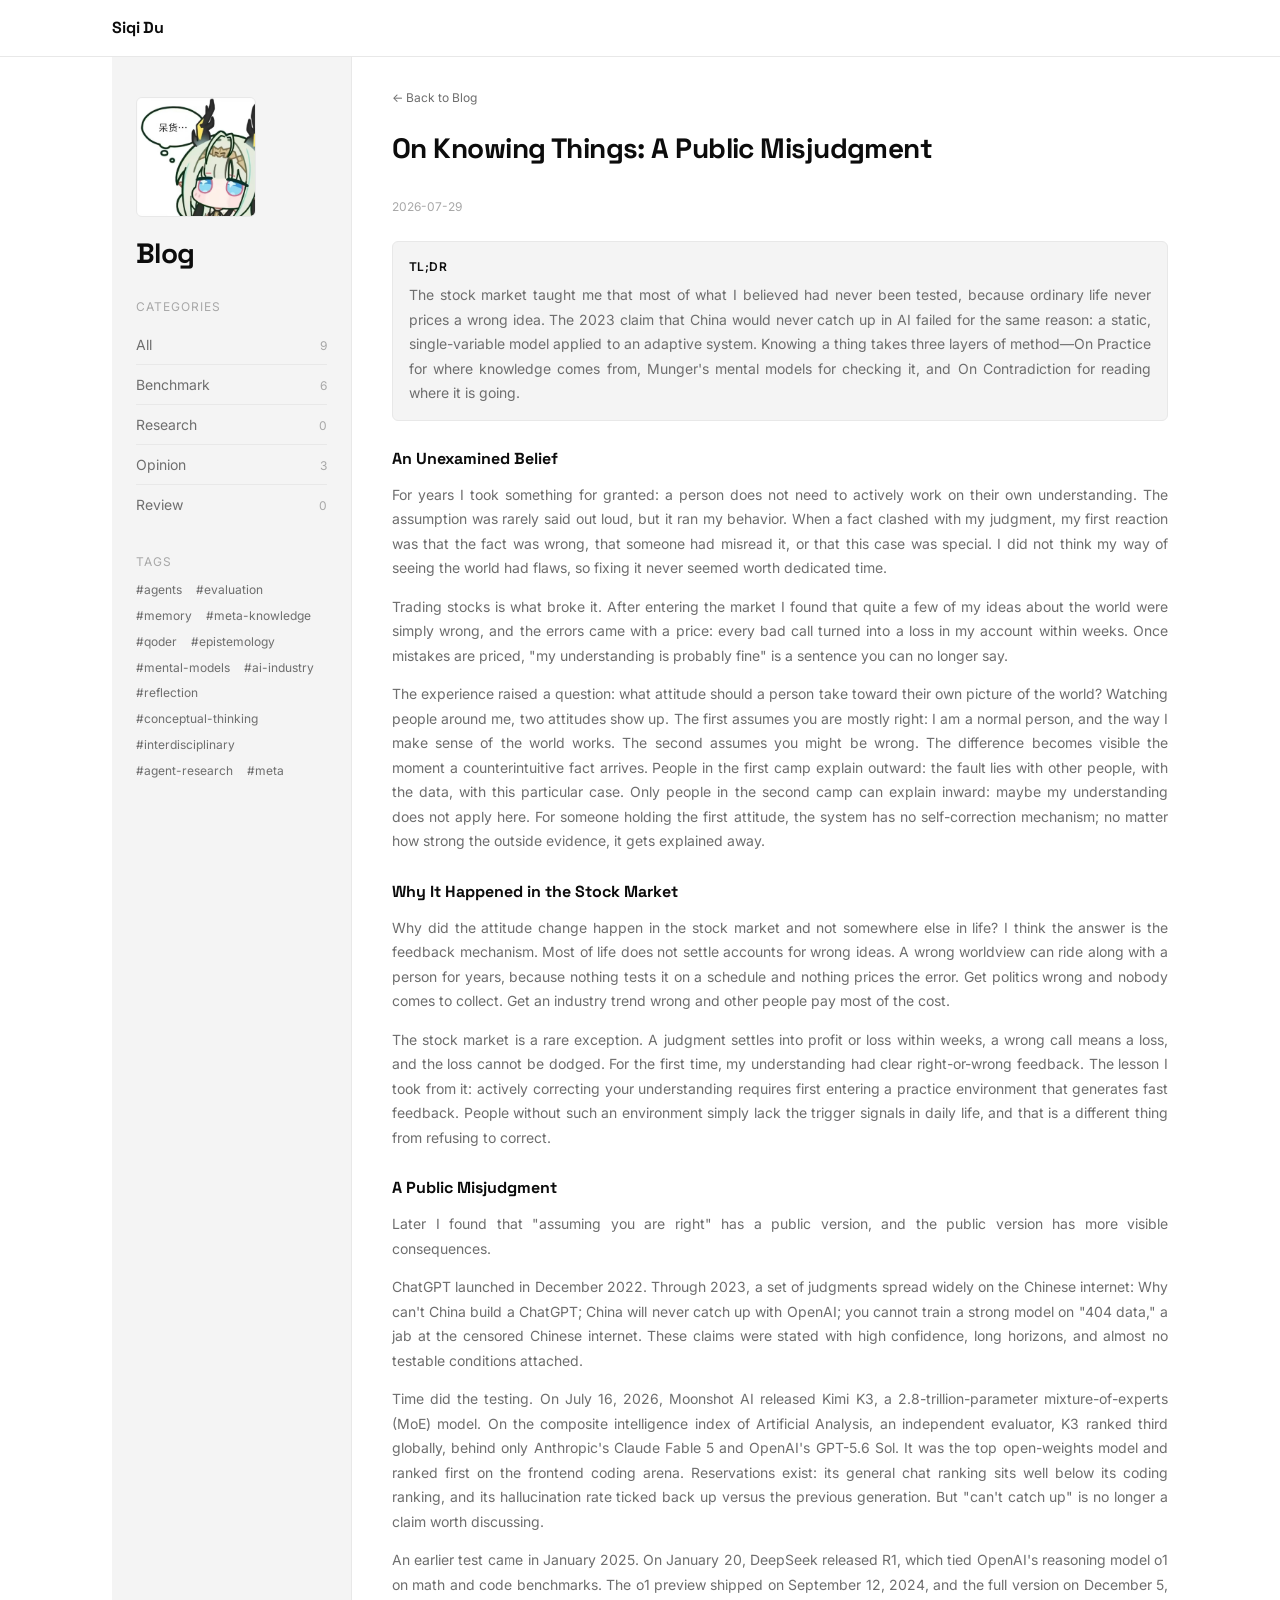
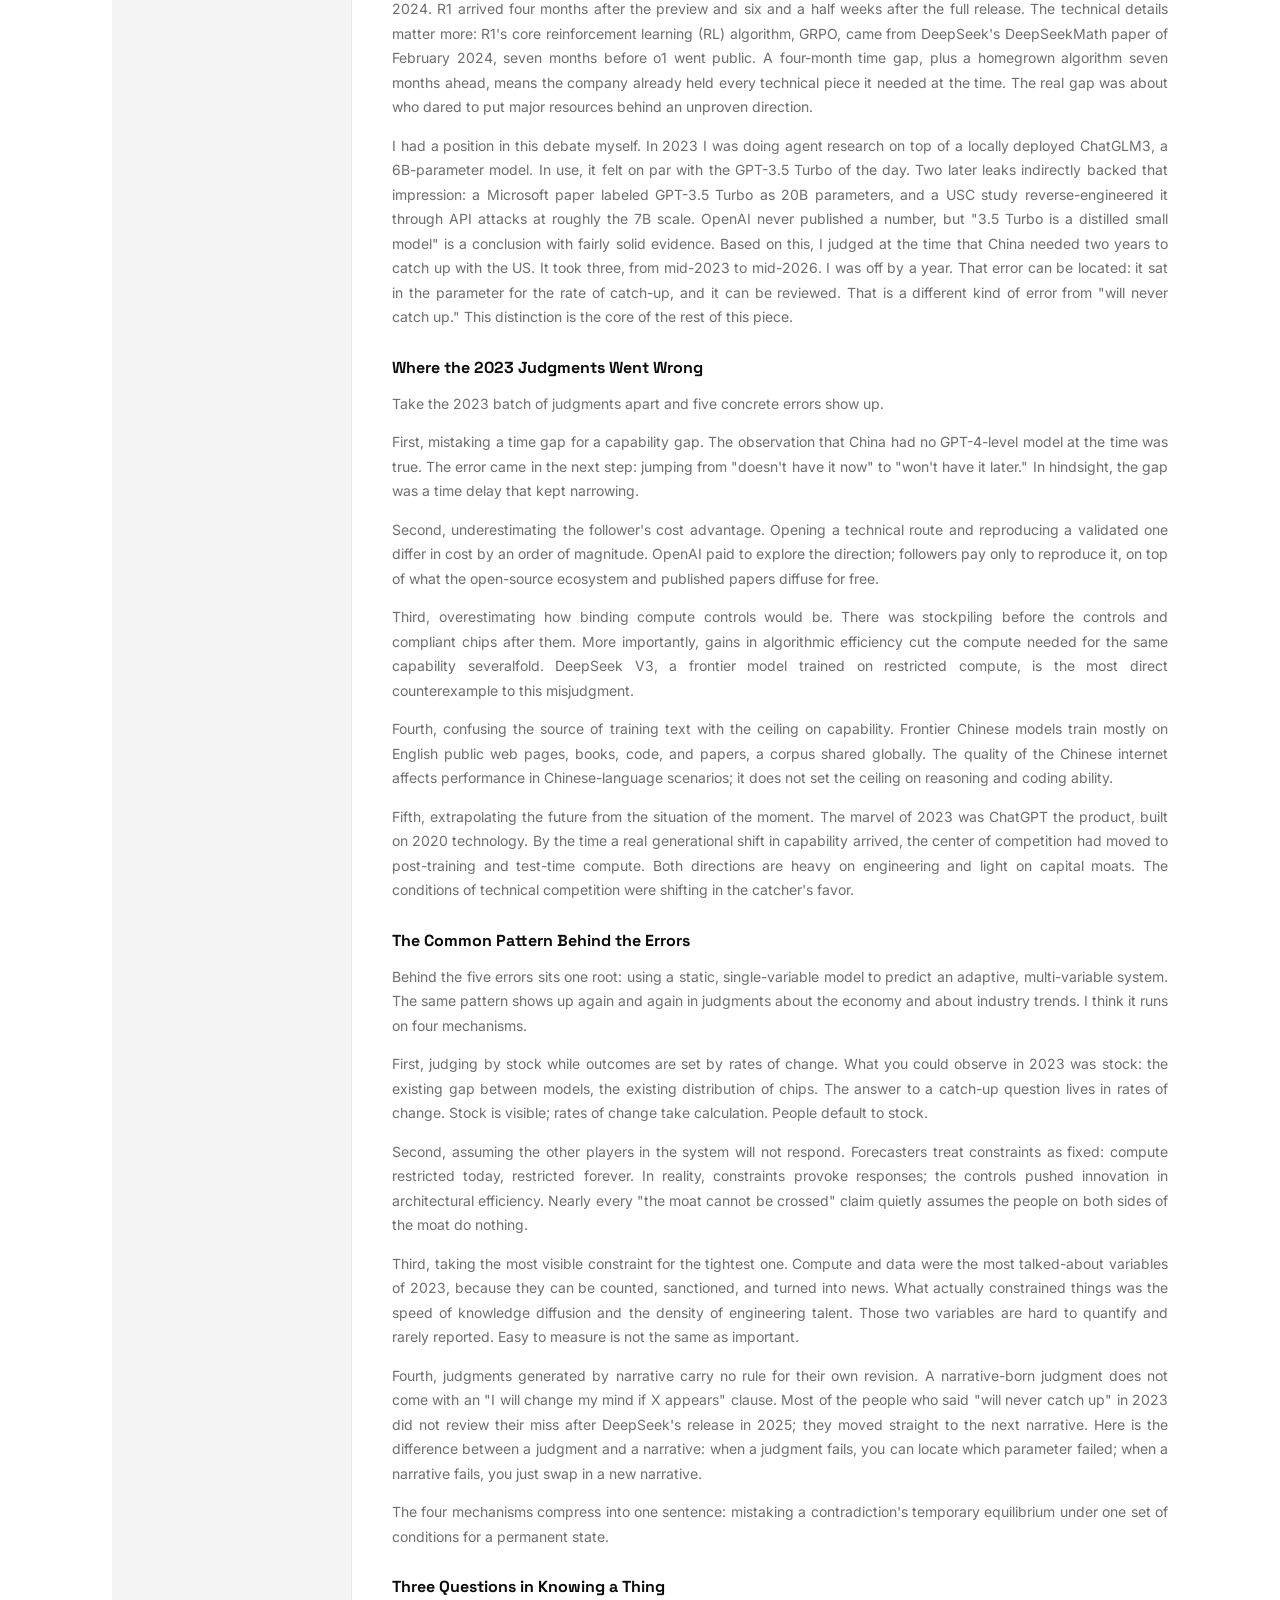
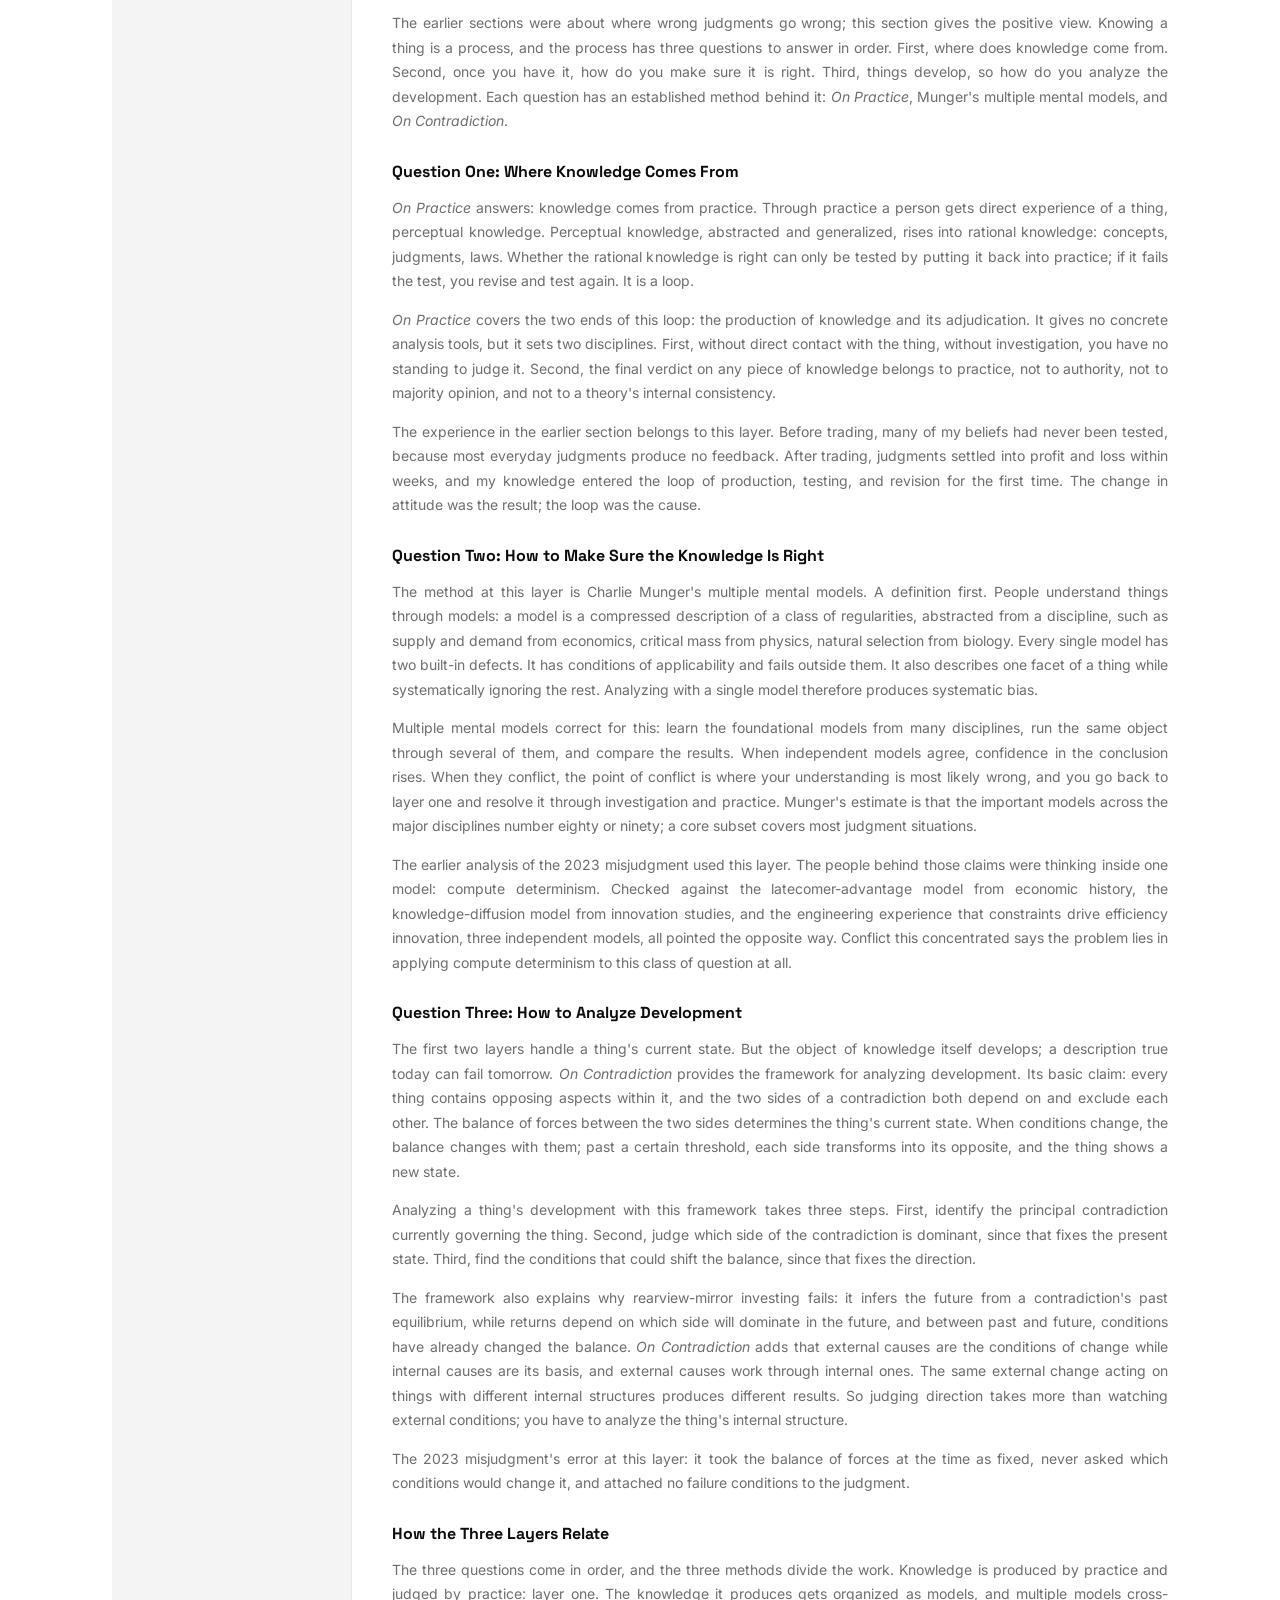
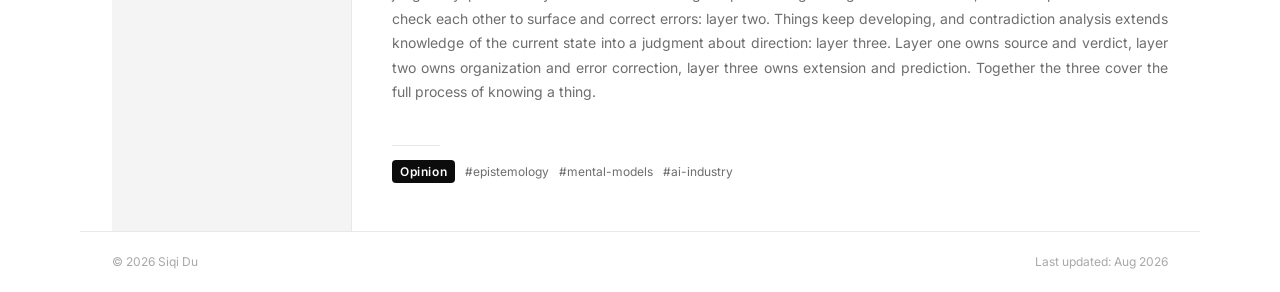
<file: blog/on-knowing-things.html>
<!DOCTYPE html>
<html lang="en">
<head>
<meta charset="UTF-8">
<meta name="viewport" content="width=device-width, initial-scale=1.0">
<title>On Knowing Things: A Public Misjudgment — Blog of Siqi Du (杜思齐)</title>
<meta name="description" content="The stock market taught me that most of what I believed had never been tested, because ordinary life never prices a wrong idea. The 2023 claim that China would never catch up in AI failed the same way. Knowing a thing takes three layers of method: On Practice, Munger's mental models, and On Contradiction.">
<link rel="canonical" href="https://fourier7754.github.io/siqi_du/blog/on-knowing-things.html">
<meta property="og:type" content="article">
<meta property="og:site_name" content="Siqi Du">
<meta property="og:title" content="On Knowing Things: A Public Misjudgment — Blog of Siqi Du">
<meta property="og:description" content="Most of what we believe has never been tested, because ordinary life never prices a wrong idea. The 2023 claim that China would never catch up in AI failed the same way. Knowing a thing takes three layers of method.">
<meta property="og:url" content="https://fourier7754.github.io/siqi_du/blog/on-knowing-things.html">
<meta property="og:image" content="https://fourier7754.github.io/siqi_du/images/avatar.gif">
<meta name="twitter:card" content="summary">
<script type="application/ld+json">
{
  "@context": "https://schema.org",
  "@type": "Article",
  "headline": "On Knowing Things: A Public Misjudgment",
  "datePublished": "2026-07-29",
  "author": {
    "@type": "Person",
    "name": "Siqi Du",
    "url": "https://fourier7754.github.io/siqi_du/"
  },
  "keywords": ["Opinion", "epistemology", "mental-models", "ai-industry"],
  "url": "https://fourier7754.github.io/siqi_du/blog/on-knowing-things.html"
}
</script>
<meta name="google-site-verification" content="fQZQD0EwLaSOrp3EbALt2rjxHEY9pUvWuh1fS96xgNk">
<meta name="msvalidate.01" content="56D1B3DBCF345410DA9431AFE01788E7">
<link rel="icon" href="../images/favicon.ico" sizes="any">
<link rel="icon" type="image/png" sizes="32x32" href="../images/favicon-32x32.png">
<link rel="icon" type="image/png" sizes="16x16" href="../images/favicon-16x16.png">
<link rel="apple-touch-icon" href="../images/apple-touch-icon.png">
<link rel="manifest" href="../images/site.webmanifest">
<link rel="preconnect" href="https://fonts.googleapis.com">
<link rel="preconnect" href="https://fonts.gstatic.com" crossorigin>
<link href="https://fonts.googleapis.com/css2?family=Inter:wght@400;500;600&family=Space+Grotesk:wght@500;700&display=swap" rel="stylesheet">
<link rel="stylesheet" href="../assets/css/main.css?v=20260823a">
<script src="posts.js" defer></script>
<script src="../assets/js/blog.js" defer></script>
<script src="../assets/js/main.js" defer></script>
<script>
/* GoatCounter 访问量统计：仅线上加载，本地 file:// 预览不计数 */
if (location.protocol === "https:") {
  var gc = document.createElement("script");
  gc.setAttribute("data-goatcounter", "https://fourier7754.goatcounter.com/count");
  gc.async = true;
  gc.src = "//gc.zgo.at/count.js";
  document.head.appendChild(gc);
}
</script>
</head>
<body>

<header class="masthead">
  <div class="masthead-inner">
    <a class="masthead-logo" href="../index.html">Siqi Du</a>
  </div>
</header>

<div class="layout">

  <aside class="sidebar blog-sidebar">
    <img class="sidebar-avatar" src="../images/avatar.jpg" alt="Siqi Du">
    <div class="blog-side-title"><a href="../index.html">Blog</a></div>
    <div class="blog-side-nav"></div>
    <noscript>
      <div class="blog-side-section">
        <div class="blog-side-label">Categories</div>
        <div class="blog-side-cats">
          <a class="blog-side-cat" href="../index.html"><span>All</span></a>
          <a class="blog-side-cat" href="../index.html?cat=Benchmark"><span>Benchmark</span></a>
          <a class="blog-side-cat" href="../index.html?cat=Research"><span>Research</span></a>
          <a class="blog-side-cat" href="../index.html?cat=Opinion"><span>Opinion</span></a>
          <a class="blog-side-cat" href="../index.html?cat=Review"><span>Review</span></a>
        </div>
      </div>
    </noscript>
  </aside>

  <main class="content">
    <a class="post-back" href="../index.html">← Back to Blog</a>
    <h1 class="page-title">On Knowing Things: A Public Misjudgment</h1>
    <div class="post-meta" style="font-size:var(--fs-meta);color:var(--faint);margin-bottom:24px;">2026-07-29</div>

    <div class="post-body">
      <div class="post-tldr">
        <div class="post-tldr-label">TL;DR</div>
        <p>The stock market taught me that most of what I believed had never been tested, because ordinary life never prices a wrong idea. The 2023 claim that China would never catch up in AI failed for the same reason: a static, single-variable model applied to an adaptive system. Knowing a thing takes three layers of method—On Practice for where knowledge comes from, Munger's mental models for checking it, and On Contradiction for reading where it is going.</p>
      </div>

      <h2>An Unexamined Belief</h2>
      <p>For years I took something for granted: a person does not need to actively work on their own understanding. The assumption was rarely said out loud, but it ran my behavior. When a fact clashed with my judgment, my first reaction was that the fact was wrong, that someone had misread it, or that this case was special. I did not think my way of seeing the world had flaws, so fixing it never seemed worth dedicated time.</p>
      <p>Trading stocks is what broke it. After entering the market I found that quite a few of my ideas about the world were simply wrong, and the errors came with a price: every bad call turned into a loss in my account within weeks. Once mistakes are priced, "my understanding is probably fine" is a sentence you can no longer say.</p>
      <p>The experience raised a question: what attitude should a person take toward their own picture of the world? Watching people around me, two attitudes show up. The first assumes you are mostly right: I am a normal person, and the way I make sense of the world works. The second assumes you might be wrong. The difference becomes visible the moment a counterintuitive fact arrives. People in the first camp explain outward: the fault lies with other people, with the data, with this particular case. Only people in the second camp can explain inward: maybe my understanding does not apply here. For someone holding the first attitude, the system has no self-correction mechanism; no matter how strong the outside evidence, it gets explained away.</p>

      <h2>Why It Happened in the Stock Market</h2>
      <p>Why did the attitude change happen in the stock market and not somewhere else in life? I think the answer is the feedback mechanism. Most of life does not settle accounts for wrong ideas. A wrong worldview can ride along with a person for years, because nothing tests it on a schedule and nothing prices the error. Get politics wrong and nobody comes to collect. Get an industry trend wrong and other people pay most of the cost.</p>
      <p>The stock market is a rare exception. A judgment settles into profit or loss within weeks, a wrong call means a loss, and the loss cannot be dodged. For the first time, my understanding had clear right-or-wrong feedback. The lesson I took from it: actively correcting your understanding requires first entering a practice environment that generates fast feedback. People without such an environment simply lack the trigger signals in daily life, and that is a different thing from refusing to correct.</p>

      <h2>A Public Misjudgment</h2>
      <p>Later I found that "assuming you are right" has a public version, and the public version has more visible consequences.</p>
      <p>ChatGPT launched in December 2022. Through 2023, a set of judgments spread widely on the Chinese internet: Why can't China build a ChatGPT; China will never catch up with OpenAI; you cannot train a strong model on "404 data," a jab at the censored Chinese internet. These claims were stated with high confidence, long horizons, and almost no testable conditions attached.</p>
      <p>Time did the testing. On July 16, 2026, Moonshot AI released Kimi K3, a 2.8-trillion-parameter mixture-of-experts (MoE) model. On the composite intelligence index of Artificial Analysis, an independent evaluator, K3 ranked third globally, behind only Anthropic's Claude Fable 5 and OpenAI's GPT-5.6 Sol. It was the top open-weights model and ranked first on the frontend coding arena. Reservations exist: its general chat ranking sits well below its coding ranking, and its hallucination rate ticked back up versus the previous generation. But "can't catch up" is no longer a claim worth discussing.</p>
      <p>An earlier test came in January 2025. On January 20, DeepSeek released R1, which tied OpenAI's reasoning model o1 on math and code benchmarks. The o1 preview shipped on September 12, 2024, and the full version on December 5, 2024. R1 arrived four months after the preview and six and a half weeks after the full release. The technical details matter more: R1's core reinforcement learning (RL) algorithm, GRPO, came from DeepSeek's DeepSeekMath paper of February 2024, seven months before o1 went public. A four-month time gap, plus a homegrown algorithm seven months ahead, means the company already held every technical piece it needed at the time. The real gap was about who dared to put major resources behind an unproven direction.</p>
      <p>I had a position in this debate myself. In 2023 I was doing agent research on top of a locally deployed ChatGLM3, a 6B-parameter model. In use, it felt on par with the GPT-3.5 Turbo of the day. Two later leaks indirectly backed that impression: a Microsoft paper labeled GPT-3.5 Turbo as 20B parameters, and a USC study reverse-engineered it through API attacks at roughly the 7B scale. OpenAI never published a number, but "3.5 Turbo is a distilled small model" is a conclusion with fairly solid evidence. Based on this, I judged at the time that China needed two years to catch up with the US. It took three, from mid-2023 to mid-2026. I was off by a year. That error can be located: it sat in the parameter for the rate of catch-up, and it can be reviewed. That is a different kind of error from "will never catch up." This distinction is the core of the rest of this piece.</p>

      <h2>Where the 2023 Judgments Went Wrong</h2>
      <p>Take the 2023 batch of judgments apart and five concrete errors show up.</p>
      <p>First, mistaking a time gap for a capability gap. The observation that China had no GPT-4-level model at the time was true. The error came in the next step: jumping from "doesn't have it now" to "won't have it later." In hindsight, the gap was a time delay that kept narrowing.</p>
      <p>Second, underestimating the follower's cost advantage. Opening a technical route and reproducing a validated one differ in cost by an order of magnitude. OpenAI paid to explore the direction; followers pay only to reproduce it, on top of what the open-source ecosystem and published papers diffuse for free.</p>
      <p>Third, overestimating how binding compute controls would be. There was stockpiling before the controls and compliant chips after them. More importantly, gains in algorithmic efficiency cut the compute needed for the same capability severalfold. DeepSeek V3, a frontier model trained on restricted compute, is the most direct counterexample to this misjudgment.</p>
      <p>Fourth, confusing the source of training text with the ceiling on capability. Frontier Chinese models train mostly on English public web pages, books, code, and papers, a corpus shared globally. The quality of the Chinese internet affects performance in Chinese-language scenarios; it does not set the ceiling on reasoning and coding ability.</p>
      <p>Fifth, extrapolating the future from the situation of the moment. The marvel of 2023 was ChatGPT the product, built on 2020 technology. By the time a real generational shift in capability arrived, the center of competition had moved to post-training and test-time compute. Both directions are heavy on engineering and light on capital moats. The conditions of technical competition were shifting in the catcher's favor.</p>

      <h2>The Common Pattern Behind the Errors</h2>
      <p>Behind the five errors sits one root: using a static, single-variable model to predict an adaptive, multi-variable system. The same pattern shows up again and again in judgments about the economy and about industry trends. I think it runs on four mechanisms.</p>
      <p>First, judging by stock while outcomes are set by rates of change. What you could observe in 2023 was stock: the existing gap between models, the existing distribution of chips. The answer to a catch-up question lives in rates of change. Stock is visible; rates of change take calculation. People default to stock.</p>
      <p>Second, assuming the other players in the system will not respond. Forecasters treat constraints as fixed: compute restricted today, restricted forever. In reality, constraints provoke responses; the controls pushed innovation in architectural efficiency. Nearly every "the moat cannot be crossed" claim quietly assumes the people on both sides of the moat do nothing.</p>
      <p>Third, taking the most visible constraint for the tightest one. Compute and data were the most talked-about variables of 2023, because they can be counted, sanctioned, and turned into news. What actually constrained things was the speed of knowledge diffusion and the density of engineering talent. Those two variables are hard to quantify and rarely reported. Easy to measure is not the same as important.</p>
      <p>Fourth, judgments generated by narrative carry no rule for their own revision. A narrative-born judgment does not come with an "I will change my mind if X appears" clause. Most of the people who said "will never catch up" in 2023 did not review their miss after DeepSeek's release in 2025; they moved straight to the next narrative. Here is the difference between a judgment and a narrative: when a judgment fails, you can locate which parameter failed; when a narrative fails, you just swap in a new narrative.</p>
      <p>The four mechanisms compress into one sentence: mistaking a contradiction's temporary equilibrium under one set of conditions for a permanent state.</p>

      <h2>Three Questions in Knowing a Thing</h2>
      <p>The earlier sections were about where wrong judgments go wrong; this section gives the positive view. Knowing a thing is a process, and the process has three questions to answer in order. First, where does knowledge come from. Second, once you have it, how do you make sure it is right. Third, things develop, so how do you analyze the development. Each question has an established method behind it: <em>On Practice</em>, Munger's multiple mental models, and <em>On Contradiction</em>.</p>
      <h3>Question One: Where Knowledge Comes From</h3>
      <p><em>On Practice</em> answers: knowledge comes from practice. Through practice a person gets direct experience of a thing, perceptual knowledge. Perceptual knowledge, abstracted and generalized, rises into rational knowledge: concepts, judgments, laws. Whether the rational knowledge is right can only be tested by putting it back into practice; if it fails the test, you revise and test again. It is a loop.</p>
      <p><em>On Practice</em> covers the two ends of this loop: the production of knowledge and its adjudication. It gives no concrete analysis tools, but it sets two disciplines. First, without direct contact with the thing, without investigation, you have no standing to judge it. Second, the final verdict on any piece of knowledge belongs to practice, not to authority, not to majority opinion, and not to a theory's internal consistency.</p>
      <p>The experience in the earlier section belongs to this layer. Before trading, many of my beliefs had never been tested, because most everyday judgments produce no feedback. After trading, judgments settled into profit and loss within weeks, and my knowledge entered the loop of production, testing, and revision for the first time. The change in attitude was the result; the loop was the cause.</p>
      <h3>Question Two: How to Make Sure the Knowledge Is Right</h3>
      <p>The method at this layer is Charlie Munger's multiple mental models. A definition first. People understand things through models: a model is a compressed description of a class of regularities, abstracted from a discipline, such as supply and demand from economics, critical mass from physics, natural selection from biology. Every single model has two built-in defects. It has conditions of applicability and fails outside them. It also describes one facet of a thing while systematically ignoring the rest. Analyzing with a single model therefore produces systematic bias.</p>
      <p>Multiple mental models correct for this: learn the foundational models from many disciplines, run the same object through several of them, and compare the results. When independent models agree, confidence in the conclusion rises. When they conflict, the point of conflict is where your understanding is most likely wrong, and you go back to layer one and resolve it through investigation and practice. Munger's estimate is that the important models across the major disciplines number eighty or ninety; a core subset covers most judgment situations.</p>
      <p>The earlier analysis of the 2023 misjudgment used this layer. The people behind those claims were thinking inside one model: compute determinism. Checked against the latecomer-advantage model from economic history, the knowledge-diffusion model from innovation studies, and the engineering experience that constraints drive efficiency innovation, three independent models, all pointed the opposite way. Conflict this concentrated says the problem lies in applying compute determinism to this class of question at all.</p>
      <h3>Question Three: How to Analyze Development</h3>
      <p>The first two layers handle a thing's current state. But the object of knowledge itself develops; a description true today can fail tomorrow. <em>On Contradiction</em> provides the framework for analyzing development. Its basic claim: every thing contains opposing aspects within it, and the two sides of a contradiction both depend on and exclude each other. The balance of forces between the two sides determines the thing's current state. When conditions change, the balance changes with them; past a certain threshold, each side transforms into its opposite, and the thing shows a new state.</p>
      <p>Analyzing a thing's development with this framework takes three steps. First, identify the principal contradiction currently governing the thing. Second, judge which side of the contradiction is dominant, since that fixes the present state. Third, find the conditions that could shift the balance, since that fixes the direction.</p>
      <p>The framework also explains why rearview-mirror investing fails: it infers the future from a contradiction's past equilibrium, while returns depend on which side will dominate in the future, and between past and future, conditions have already changed the balance. <em>On Contradiction</em> adds that external causes are the conditions of change while internal causes are its basis, and external causes work through internal ones. The same external change acting on things with different internal structures produces different results. So judging direction takes more than watching external conditions; you have to analyze the thing's internal structure.</p>
      <p>The 2023 misjudgment's error at this layer: it took the balance of forces at the time as fixed, never asked which conditions would change it, and attached no failure conditions to the judgment.</p>
      <h3>How the Three Layers Relate</h3>
      <p>The three questions come in order, and the three methods divide the work. Knowledge is produced by practice and judged by practice: layer one. The knowledge it produces gets organized as models, and multiple models cross-check each other to surface and correct errors: layer two. Things keep developing, and contradiction analysis extends knowledge of the current state into a judgment about direction: layer three. Layer one owns source and verdict, layer two owns organization and error correction, layer three owns extension and prediction. Together the three cover the full process of knowing a thing.</p>
    </div>

    <div class="post-end">
      <div class="post-end-sep"></div>
      <div class="post-taxonomy">
        <a class="cat-badge" href="../index.html?cat=Opinion">Opinion</a>
        <a class="tag-chip" href="../index.html?tag=epistemology">#epistemology</a>
        <a class="tag-chip" href="../index.html?tag=mental-models">#mental-models</a>
        <a class="tag-chip" href="../index.html?tag=ai-industry">#ai-industry</a>
      </div>
    </div>

  </main>
</div>

<footer class="footer">
  <span>© 2026 Siqi Du</span>
  <span>Last updated: Aug 2026</span>
</footer>

</body>
</html>
</file>
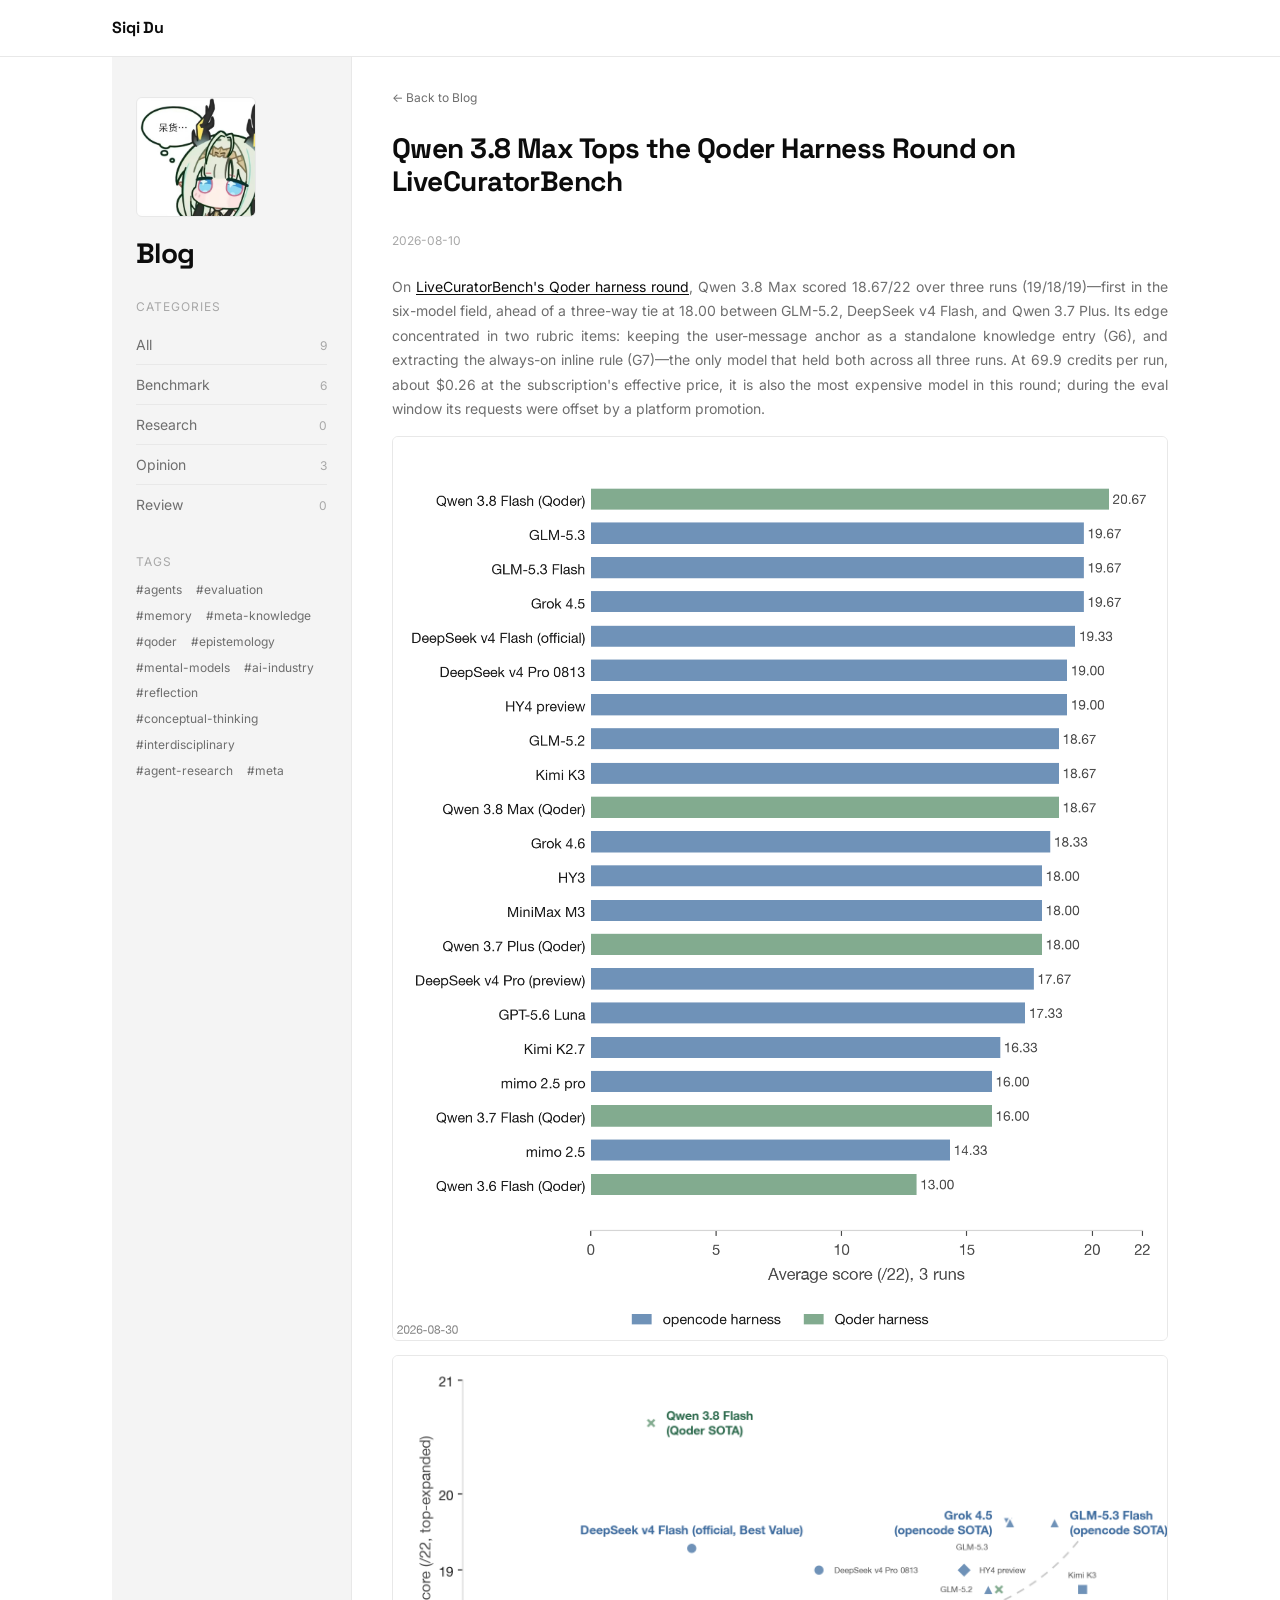
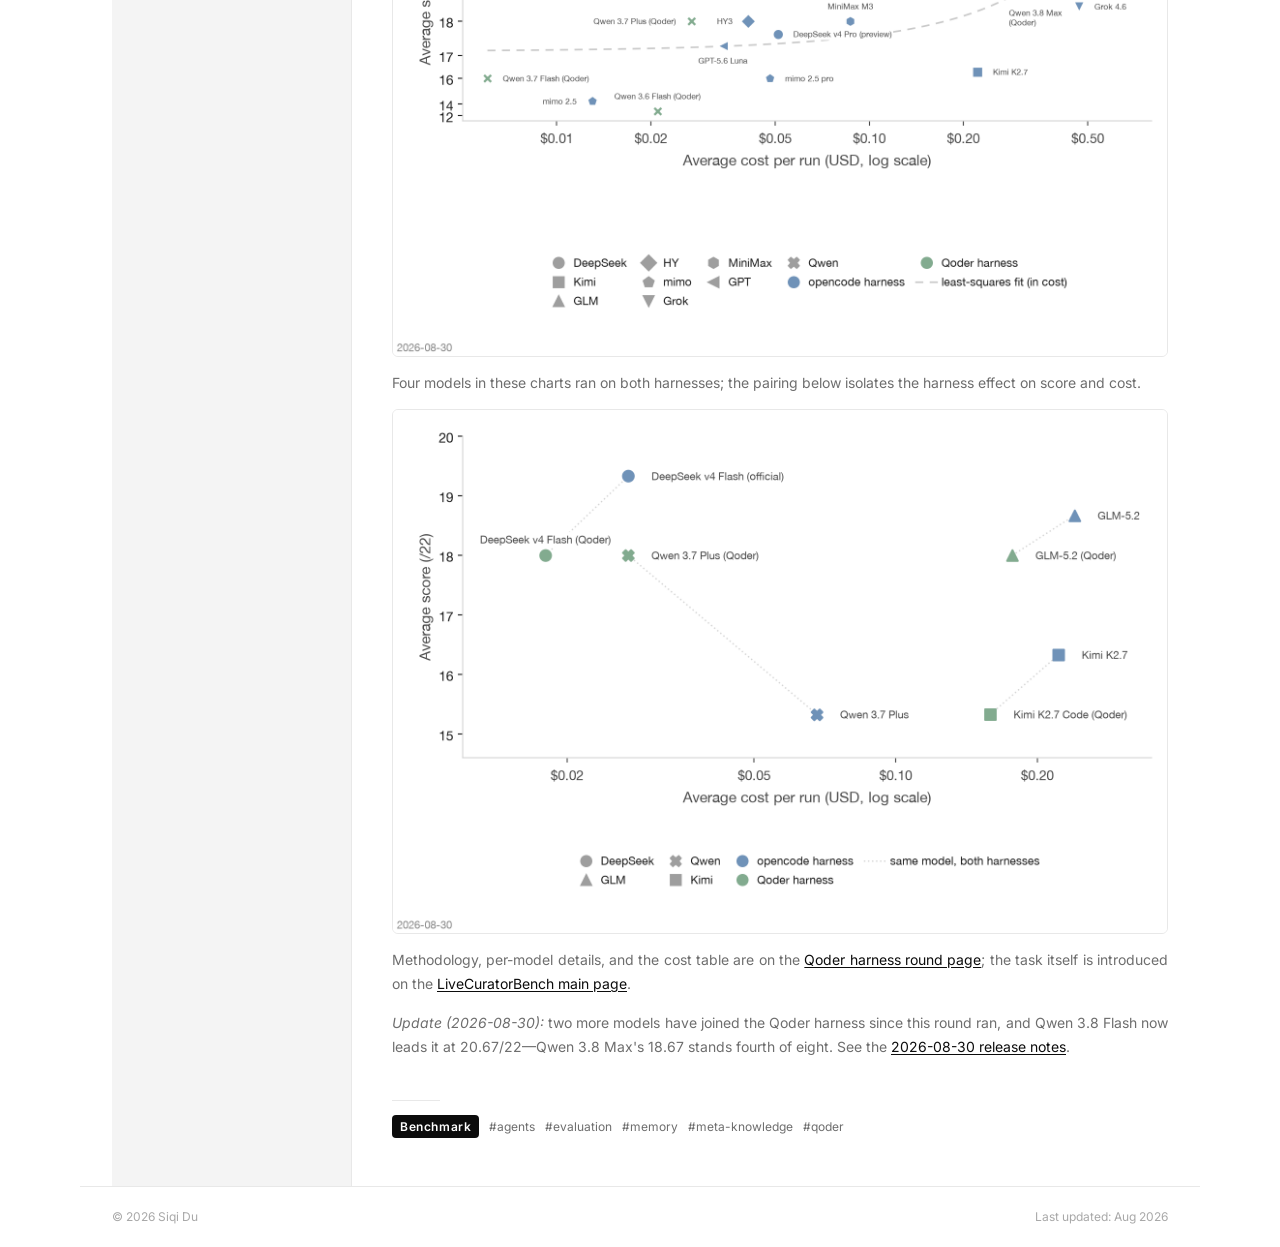
<file: blog/qwen-38-max-top-on-qoder.html>
<!DOCTYPE html>
<html lang="en">
<head>
<meta charset="UTF-8">
<meta name="viewport" content="width=device-width, initial-scale=1.0">
<title>Qwen 3.8 Max Tops the Qoder Harness Round on LiveCuratorBench — Blog of Siqi Du (杜思齐)</title>
<meta name="description" content="On LiveCuratorBench's Qoder harness round, Qwen 3.8 Max scores 18.67/22—first in the six-model field, ahead of a three-way tie at 18.00—with its edge concentrated in two rubric items no other model held across all three runs.">
<link rel="canonical" href="https://fourier7754.github.io/siqi_du/blog/qwen-38-max-top-on-qoder.html">
<meta property="og:type" content="article">
<meta property="og:site_name" content="Siqi Du">
<meta property="og:title" content="Qwen 3.8 Max Tops the Qoder Harness Round on LiveCuratorBench — Blog of Siqi Du">
<meta property="og:description" content="On LiveCuratorBench's Qoder harness round, Qwen 3.8 Max scores 18.67/22—first in the six-model field, ahead of a three-way tie at 18.00—with its edge concentrated in two rubric items no other model held across all three runs.">
<meta property="og:url" content="https://fourier7754.github.io/siqi_du/blog/qwen-38-max-top-on-qoder.html">
<meta property="og:image" content="https://fourier7754.github.io/siqi_du/images/live-curator-benchmark-qoder-02.png">
<meta name="twitter:card" content="summary">
<script type="application/ld+json">
{
  "@context": "https://schema.org",
  "@type": "Article",
  "headline": "Qwen 3.8 Max Tops the Qoder Harness Round on LiveCuratorBench",
  "datePublished": "2026-08-10",
  "author": {
    "@type": "Person",
    "name": "Siqi Du",
    "url": "https://fourier7754.github.io/siqi_du/"
  },
  "keywords": ["Benchmark", "agents", "evaluation", "memory", "meta-knowledge", "qoder"],
  "url": "https://fourier7754.github.io/siqi_du/blog/qwen-38-max-top-on-qoder.html"
}
</script>
<meta name="google-site-verification" content="fQZQD0EwLaSOrp3EbALt2rjxHEY9pUvWuh1fS96xgNk">
<meta name="msvalidate.01" content="56D1B3DBCF345410DA9431AFE01788E7">
<link rel="icon" href="../images/favicon.ico" sizes="any">
<link rel="icon" type="image/png" sizes="32x32" href="../images/favicon-32x32.png">
<link rel="icon" type="image/png" sizes="16x16" href="../images/favicon-16x16.png">
<link rel="apple-touch-icon" href="../images/apple-touch-icon.png">
<link rel="manifest" href="../images/site.webmanifest">
<link rel="preconnect" href="https://fonts.googleapis.com">
<link rel="preconnect" href="https://fonts.gstatic.com" crossorigin>
<link href="https://fonts.googleapis.com/css2?family=Inter:wght@400;500;600&family=Space+Grotesk:wght@500;700&display=swap" rel="stylesheet">
<link rel="stylesheet" href="../assets/css/main.css?v=20260823a">
<script src="../assets/vendor/highlight.min.js" defer></script>
<script src="posts.js" defer></script>
<script src="../assets/js/blog.js" defer></script>
<script src="../assets/js/main.js" defer></script>
<script>
document.addEventListener('DOMContentLoaded', function () {
  if (window.hljs) hljs.highlightAll();
});
</script>
<script>
/* GoatCounter 访问量统计：仅线上加载，本地 file:// 预览不计数 */
if (location.protocol === "https:") {
  var gc = document.createElement("script");
  gc.setAttribute("data-goatcounter", "https://fourier7754.goatcounter.com/count");
  gc.async = true;
  gc.src = "//gc.zgo.at/count.js";
  document.head.appendChild(gc);
}
</script>
</head>
<body>

<header class="masthead">
  <div class="masthead-inner">
    <a class="masthead-logo" href="../index.html">Siqi Du</a>
  </div>
</header>

<div class="layout">

  <aside class="sidebar blog-sidebar">
    <img class="sidebar-avatar" src="../images/avatar.jpg" alt="Siqi Du">
    <div class="blog-side-title"><a href="../index.html">Blog</a></div>
    <div class="blog-side-nav"></div>
    <noscript>
      <div class="blog-side-section">
        <div class="blog-side-label">Categories</div>
        <div class="blog-side-cats">
          <a class="blog-side-cat" href="../index.html"><span>All</span></a>
          <a class="blog-side-cat" href="../index.html?cat=Benchmark"><span>Benchmark</span></a>
          <a class="blog-side-cat" href="../index.html?cat=Research"><span>Research</span></a>
          <a class="blog-side-cat" href="../index.html?cat=Opinion"><span>Opinion</span></a>
          <a class="blog-side-cat" href="../index.html?cat=Review"><span>Review</span></a>
        </div>
      </div>
    </noscript>
  </aside>

  <main class="content">
    <a class="post-back" href="../index.html">← Back to Blog</a>
    <h1 class="page-title">Qwen 3.8 Max Tops the Qoder Harness Round on LiveCuratorBench</h1>
    <div class="post-meta" style="font-size:var(--fs-meta);color:var(--faint);margin-bottom:24px;">2026-08-10</div>

    <div class="post-body">
      <p>On <a href="live-curator-benchmark-qoder.html">LiveCuratorBench's Qoder harness round</a>, Qwen 3.8 Max scored 18.67/22 over three runs (19/18/19)—first in the six-model field, ahead of a three-way tie at 18.00 between GLM-5.2, DeepSeek v4 Flash, and Qwen 3.7 Plus. Its edge concentrated in two rubric items: keeping the user-message anchor as a standalone knowledge entry (G6), and extracting the always-on inline rule (G7)—the only model that held both across all three runs. At 69.9 credits per run, about $0.26 at the subscription's effective price, it is also the most expensive model in this round; during the eval window its requests were offset by a platform promotion.</p>

      <p><img src="../images/live-curator-benchmark-qoder-01.png" alt="Bar chart of average scores on LiveCuratorBench with one entry per model at its strongest harness, opencode entries in blue and Qoder entries in green: Grok 4.5 (opencode) leads at 19.67; Qwen 3.8 Max's Qoder run ties GLM-5.2 and Kimi K3 at 18.67; Qwen 3.7 Plus appears only with its stronger Qoder result, 18.00" loading="lazy"></p>

      <p><img src="../images/live-curator-benchmark-qoder-02.png" alt="Scatter plot of cost per run versus score with one point per model at its strongest harness, color encoding harness and marker shape encoding vendor: Qwen 3.8 Max carries a Qoder SOTA tag at top right; DeepSeek v4 Flash (official) carries the best-value tag at top left" loading="lazy"></p>

      <p>Four models in these charts ran on both harnesses; the pairing below isolates the harness effect on score and cost.</p>

      <p><img src="../images/live-curator-benchmark-qoder-03.png" alt="Scatter plot pairing the four models tested on both harnesses—DeepSeek v4 Flash, GLM-5.2, Qwen 3.7 Plus, and Kimi K2.7—with dotted lines between each model's opencode and Qoder points: Qwen 3.7 Plus gains 2.67 points on Qoder while the other three drift down by about a point or less" loading="lazy"></p>

      <p>Methodology, per-model details, and the cost table are on the <a href="live-curator-benchmark-qoder.html">Qoder harness round page</a>; the task itself is introduced on the <a href="live-curator-benchmark.html">LiveCuratorBench main page</a>.</p>

      <p><em>Update (2026-08-30):</em> two more models have joined the Qoder harness since this round ran, and Qwen 3.8 Flash now leads it at 20.67/22—Qwen 3.8 Max's 18.67 stands fourth of eight. See the <a href="live-curator-benchmark-2026-08-30.html">2026-08-30 release notes</a>.</p>
    </div>

    <div class="post-end">
      <div class="post-end-sep"></div>
      <div class="post-taxonomy">
        <a class="cat-badge" href="../index.html?cat=Benchmark">Benchmark</a>
        <a class="tag-chip" href="../index.html?tag=agents">#agents</a>
        <a class="tag-chip" href="../index.html?tag=evaluation">#evaluation</a>
        <a class="tag-chip" href="../index.html?tag=memory">#memory</a>
        <a class="tag-chip" href="../index.html?tag=meta-knowledge">#meta-knowledge</a>
        <a class="tag-chip" href="../index.html?tag=qoder">#qoder</a>
      </div>
    </div>

  </main>
</div>

<footer class="footer">
  <span>© 2026 Siqi Du</span>
  <span>Last updated: Aug 2026</span>
</footer>

</body>
</html>
</file>
<file: assets/css/main.css>
/* ============================================================
   Siqi Du Homepage — S12 × L01 · Flat Design System
   两档圆角：6px（卡片/容器/头像） 4px（徽章/按钮）
   四档字号：28 / 16 / 14 / 12
   三级灰文字 + 黑色强调，无彩色
   ============================================================ */

:root{
  --bg:#ffffff;
  --surface:#ffffff;
  --surface2:#f4f4f4;
  --text:#0c0c0c;
  --muted:#6e6e6e;
  --faint:#a8a8a8;
  --border:#e8e8e8;
  --hairline:#efefef;
  --accent:#0c0c0c;
  --on-accent:#ffffff;

  --fs-title:28px;
  --fs-head:16px;
  --fs-body:14px;
  --fs-meta:12px;

  --radius:6px;
  --radius-sm:4px;

  --fh:'Space Grotesk',-apple-system,BlinkMacSystemFont,'Segoe UI',sans-serif;
  --fb:'Inter',-apple-system,BlinkMacSystemFont,'Segoe UI','PingFang SC','Microsoft YaHei',sans-serif;

  --shell:1120px;
  --sidebar:240px;
  --gutter:32px;
}

*{margin:0;padding:0;box-sizing:border-box;}

html{-webkit-text-size-adjust:100%;}

body{
  background:var(--bg);
  color:var(--text);
  font-family:var(--fb);
  font-size:var(--fs-body);
  line-height:1.65;
  animation:page-in .3s ease-out;
}
body.page-leave{opacity:0;transition:opacity .18s ease;}
@keyframes page-in{from{opacity:0;transform:translateY(6px)}to{opacity:1;transform:none}}
@media (prefers-reduced-motion:reduce){
  body{animation:none;}
  body.page-leave{transition:none;}
}

a{color:var(--text);text-decoration:none;}
a:hover{text-decoration:underline;}
img{max-width:100%;display:block;}

/* 长英文单词/URL 防溢出（窄屏关键） */
.prose,.paper-title,.paper-abstract,.paper-venue,.news-text,.entry-title,.entry-desc,.post-body,.post-list{overflow-wrap:break-word;}

/* ---------- 布局骨架 ---------- */
.shell{max-width:var(--shell);margin:0 auto;padding:0 var(--gutter);}

.masthead{border-bottom:1px solid var(--border);background:var(--bg);}
.masthead-inner{
  max-width:var(--shell);margin:0 auto;padding:0 var(--gutter);
  height:56px;display:flex;align-items:center;justify-content:space-between;
}
.masthead-logo{font-family:var(--fh);font-weight:700;font-size:var(--fs-head);letter-spacing:-.01em;}
.masthead-logo:hover{text-decoration:none;}
.nav{display:flex;gap:24px;}
.nav a{
  font-size:var(--fs-meta);font-weight:500;letter-spacing:.08em;text-transform:uppercase;
  color:var(--muted);padding:4px 0;border-bottom:2px solid transparent;
}
.nav a:hover{color:var(--text);text-decoration:none;}
.nav a.active{color:var(--text);border-bottom-color:var(--text);}
.nav a.nav-cv{color:var(--faint);cursor:default;pointer-events:none;}

.layout{
  max-width:var(--shell);margin:0 auto;padding:0 var(--gutter);
  display:grid;grid-template-columns:var(--sidebar) 1fr;min-height:calc(100vh - 56px);
}

/* ---------- 侧边栏 ---------- */
.sidebar{
  background:var(--surface2);
  border-right:1px solid var(--border);
  padding:40px 24px;
}
.sidebar-avatar{
  width:120px;height:120px;object-fit:cover;
  border-radius:var(--radius);border:1px solid var(--border);
}
.sidebar-name{
  font-family:var(--fh);font-weight:700;font-size:var(--fs-title);
  letter-spacing:-.02em;line-height:1.15;margin-top:20px;
}
.sidebar-name-cn{font-size:var(--fs-head);font-weight:500;color:var(--muted);margin-top:4px;}
.sidebar-role{font-size:var(--fs-body);color:var(--muted);margin-top:12px;}
.sidebar-links{list-style:none;margin-top:20px;border-top:1px solid var(--border);}
.sidebar-links li{border-bottom:1px solid var(--border);}
.sidebar-links a{
  display:flex;justify-content:space-between;align-items:center;
  padding:8px 0;font-size:var(--fs-meta);color:var(--muted);letter-spacing:.04em;
}
.sidebar-links a:hover{color:var(--text);text-decoration:none;}
.sidebar-links a::after{content:"↗";color:var(--faint);font-size:var(--fs-meta);}

/* ---------- 正文区 ---------- */
.content{padding:28px 0 48px 40px;min-width:0;}
.page-title{
  font-family:var(--fh);font-weight:700;font-size:var(--fs-title);
  letter-spacing:-.02em;line-height:1.2;margin-bottom:32px;
}
.section{margin-bottom:32px;}
.section:last-child{margin-bottom:0;}
.section-title{
  font-family:var(--fh);font-weight:700;font-size:var(--fs-head);
  padding-bottom:8px;border-bottom:1px solid var(--text);margin-bottom:20px;
}
.prose{color:var(--muted);font-size:var(--fs-body);}
.prose p{margin-bottom:14px;}
.prose p:last-child{margin-bottom:0;}
.prose strong{color:var(--text);}
.prose a{text-decoration:underline;text-underline-offset:2px;}

/* 大段文本两端对齐（最后一行仍左对齐；post-body 只作用于段落与列表项，避免标题/代码块继承） */
.paper-abstract,.prose,.post-excerpt,.post-body p,.post-body li{text-align:justify;}

/* 研究兴趣 */
.interests{list-style:none;display:grid;grid-template-columns:1fr 1fr;gap:12px;}
.interests li{border:1px solid var(--border);border-radius:var(--radius);padding:14px 16px;}
.interests .int-name{font-family:var(--fh);font-weight:700;font-size:var(--fs-body);}
.interests .int-desc{font-size:var(--fs-meta);color:var(--muted);margin-top:4px;line-height:1.55;}

/* ---------- 论文卡片 ---------- */
.paper{
  display:grid;grid-template-columns:200px 1fr;gap:20px;
  border:1px solid var(--border);border-radius:var(--radius);
  padding:16px;margin-bottom:16px;position:relative;
}
.paper:last-child{margin-bottom:0;}
.paper-img{border-radius:var(--radius);border:1px solid var(--hairline);overflow:hidden;align-self:start;background:var(--surface2);}
.paper-img img{width:100%;height:auto;}
.paper-badge{
  display:inline-block;background:var(--accent);color:var(--on-accent);
  font-size:var(--fs-meta);font-weight:600;letter-spacing:.05em;
  padding:2px 8px;border-radius:var(--radius-sm);margin-bottom:8px;
}
.paper-title{font-family:var(--fh);font-weight:700;font-size:var(--fs-head);line-height:1.4;}
.paper-authors{font-size:var(--fs-meta);color:var(--faint);margin-top:6px;}
.paper-authors strong{color:var(--muted);font-weight:600;}
.paper-venue{font-size:var(--fs-meta);color:var(--muted);font-style:italic;margin-top:2px;}
.paper-abstract{font-size:var(--fs-body);color:var(--muted);margin-top:10px;line-height:1.65;}
.paper-links{margin-top:12px;display:flex;gap:8px;flex-wrap:wrap;}
.btn{
  display:inline-block;font-size:var(--fs-meta);font-weight:500;letter-spacing:.03em;
  padding:4px 12px;border:1px solid var(--border);border-radius:var(--radius-sm);
  color:var(--text);background:var(--surface);
}
.btn:hover{text-decoration:none;border-color:var(--text);}
.btn.primary{background:var(--accent);color:var(--on-accent);border-color:var(--accent);}
.more-link{display:inline-block;margin-top:10px;font-size:var(--fs-meta);color:var(--muted);}
.more-link:hover{color:var(--text);}

/* ---------- News / 条目列表 ---------- */
.news{list-style:none;}
.news li{
  display:grid;grid-template-columns:72px 1fr;gap:16px;
  padding:10px 0;border-bottom:1px solid var(--hairline);
}
.news li:last-child{border-bottom:none;}
.news-date{font-size:var(--fs-meta);color:var(--faint);font-variant-numeric:tabular-nums;}
.news-text{font-size:var(--fs-body);color:var(--muted);}
.news-text a{color:var(--text);}

/* 通用条目（教育 / 获奖 / 会议 / 教学） */
.entry{
  display:grid;grid-template-columns:120px 1fr;gap:16px;
  padding:16px 0;border-bottom:1px solid var(--hairline);
}
.entry:last-child{border-bottom:none;}
.entry-date{font-size:var(--fs-meta);color:var(--faint);font-variant-numeric:tabular-nums;padding-top:2px;}
.entry-title{font-family:var(--fh);font-weight:700;font-size:var(--fs-head);line-height:1.4;}
.entry-title .entry-sub{font-weight:500;color:var(--muted);}
.entry-desc{font-size:var(--fs-body);color:var(--muted);margin-top:4px;}
.entry-meta{font-size:var(--fs-meta);color:var(--faint);margin-top:2px;}
.entry.major .entry-title{color:var(--text);}
.entry.major .entry-title::after{
  content:"★";font-size:var(--fs-meta);color:var(--text);margin-left:6px;vertical-align:2px;
}

/* ---------- 博客 ---------- */
.post-list{list-style:none;}
.post-list li{border-bottom:1px solid var(--border);padding:24px 0;}
.post-list li:first-child{padding-top:8px;}
.post-list li:last-child{border-bottom:none;}
.post-list .post-title{font-family:var(--fh);font-weight:700;font-size:var(--fs-head);}
.post-list .post-title:hover{text-decoration:underline;}
.post-list .post-meta{font-size:var(--fs-meta);color:var(--faint);margin-top:4px;}
.post-list .post-excerpt{font-size:var(--fs-body);color:var(--muted);margin-top:6px;}

.post-body{color:var(--muted);font-size:var(--fs-body);line-height:1.75;}
.post-body h1,.post-body h2,.post-body h3{
  font-family:var(--fh);color:var(--text);font-size:var(--fs-head);
  margin:24px 0 10px;
}
.post-body p{margin-bottom:14px;}
.post-body pre{
  position:relative;
  background:var(--surface2);border:1px solid var(--border);border-radius:var(--radius);
  padding:14px 16px;overflow-x:auto;font-size:var(--fs-meta);margin-bottom:14px;
}
.post-body code{font-family:'SF Mono',Menlo,Consolas,monospace;font-size:.92em;}

/* highlight.js 主题（GitHub Light 风格；代码高亮是全站黑白灰规则的唯一例外） */
.post-body pre code{color:#24292f;background:none;padding:0;}
.hljs-comment,.hljs-quote{color:#6a737d;font-style:italic;}
.hljs-keyword,.hljs-selector-tag,.hljs-built_in,.hljs-tag{color:#d73a49;}
.hljs-string,.hljs-attr,.hljs-attribute,.hljs-regexp,.hljs-addition,.hljs-meta .hljs-string{color:#032f62;}
.hljs-number,.hljs-literal,.hljs-symbol,.hljs-bullet{color:#005cc5;}
.hljs-title,.hljs-title.function_,.hljs-name,.hljs-section,.hljs-selector-class,.hljs-selector-id{color:#6f42c1;}
.hljs-title.class_,.hljs-type{color:#d73a49;}
.hljs-variable,.hljs-template-variable{color:#e36209;}
.hljs-deletion{color:#b31d28;}
.hljs-meta{color:#005cc5;}
.hljs-emphasis{font-style:italic;}
.hljs-strong{font-weight:600;}

/* 代码块复制按钮 */
.copy-btn{
  position:absolute;top:8px;right:8px;
  font-family:var(--fb);font-size:var(--fs-meta);line-height:1.4;
  padding:2px 8px;border:1px solid var(--border);border-radius:var(--radius-sm);
  background:var(--bg);color:var(--muted);cursor:pointer;
}
.copy-btn:hover{color:var(--text);border-color:var(--faint);}
.copy-btn.copied{color:var(--text);border-color:var(--text);}
.post-body ul,.post-body ol{margin:0 0 14px 20px;}
.post-body table{border-collapse:separate;border-spacing:0;margin:0 auto 18px;font-size:var(--fs-body);border:1px solid #cfcfcf;border-radius:var(--radius);}
.post-body caption{caption-side:top;text-align:left;font-size:var(--fs-meta);color:var(--faint);padding-bottom:6px;}
.post-body th,.post-body td{padding:8px 16px;text-align:left;border-bottom:1px solid var(--border);font-variant-numeric:tabular-nums;white-space:nowrap;}
.post-body table.wrap th,.post-body table.wrap td{white-space:normal;}
.post-body th{color:var(--text);font-weight:600;background:var(--surface2);border-bottom:1px solid var(--faint);}
.post-body td{color:var(--muted);}
.post-body tr:last-child td{border-bottom:none;}
.post-body a{text-decoration:underline;text-underline-offset:2px;}
.post-body img{border-radius:var(--radius);border:1px solid var(--border);}
.post-tldr{
  background:var(--surface2);border:1px solid var(--border);border-radius:var(--radius);
  padding:14px 16px;margin-bottom:18px;
}
.post-tldr-label{font-size:var(--fs-meta);font-weight:600;color:var(--text);letter-spacing:.04em;margin-bottom:6px;}
.post-tldr p{margin-bottom:0;}
.post-back{display:inline-block;margin-bottom:24px;font-size:var(--fs-meta);color:var(--muted);}
.post-back:hover{color:var(--text);}

/* 博客专用侧边栏（顶部头像 + 分类/tag 导航） */
.blog-sidebar .sidebar-avatar{display:block;margin-bottom:20px;}
.blog-side-title{font-family:var(--fh);font-weight:700;font-size:var(--fs-title);letter-spacing:-.02em;line-height:1.15;}
.blog-side-title a{color:var(--text);}
.blog-side-title a:hover{text-decoration:underline;}
.blog-side-section{margin-top:28px;}
.blog-side-label{
  font-size:var(--fs-meta);color:var(--faint);
  letter-spacing:.08em;text-transform:uppercase;margin-bottom:8px;
}
.blog-side-cats{display:flex;flex-direction:column;}
.blog-side-cat{
  display:flex;justify-content:space-between;align-items:baseline;
  padding:8px 0;border:none;border-bottom:1px solid var(--border);
  background:none;cursor:pointer;font-family:var(--fb);text-align:left;
  font-size:var(--fs-body);color:var(--muted);
}
.blog-side-cat:last-child{border-bottom:none;}
.blog-side-cat:hover{color:var(--text);text-decoration:none;}
.blog-side-cat.active{color:var(--text);font-weight:600;}
.blog-side-cat .count{font-size:var(--fs-meta);color:var(--faint);font-weight:400;}
.blog-side-tags{display:flex;flex-wrap:wrap;gap:6px 14px;}
.blog-side-top{display:flex;flex-direction:column;}
.blog-side-top a{
  display:flex;justify-content:space-between;align-items:baseline;gap:10px;
  padding:8px 0;border-bottom:1px solid var(--border);
  font-size:var(--fs-body);color:var(--muted);
}
.blog-side-top a:last-child{border-bottom:none;}
.blog-side-top a:hover{color:var(--text);text-decoration:none;}
.blog-side-top .count{font-size:var(--fs-meta);color:var(--faint);flex-shrink:0;}

/* tag 文字链（过滤/列表 meta/文章页文末共用） */
.tag-chip{
  display:inline;font-family:var(--fb);font-size:var(--fs-meta);
  padding:0;cursor:pointer;border:none;background:none;
  color:var(--muted);
}
.tag-chip:hover{color:var(--text);text-decoration:underline;text-underline-offset:3px;}
.tag-chip.active{color:var(--text);font-weight:600;text-decoration:underline;text-underline-offset:3px;}

/* 列表项 meta 与空态 */
.post-list .post-cat{color:var(--faint);}
.post-list .post-cat:hover{color:var(--text);}
.post-empty{font-size:var(--fs-body);color:var(--muted);}

/* 文章页文末：短分隔线（不通栏）+ 分类/tag */
.post-end{margin-top:40px;}
.post-end-sep{width:48px;border-top:1px solid var(--border);}
.post-taxonomy{display:flex;flex-wrap:wrap;gap:10px;align-items:center;margin-top:14px;}
.cat-badge{
  display:inline-block;background:var(--accent);color:var(--on-accent);
  font-size:var(--fs-meta);font-weight:600;letter-spacing:.05em;
  padding:2px 8px;border-radius:var(--radius-sm);
}
.cat-badge:hover{text-decoration:none;}

/* ---------- 页脚 ---------- */
.footer{
  border-top:1px solid var(--border);
  padding:20px var(--gutter);max-width:var(--shell);margin:0 auto;
  font-size:var(--fs-meta);color:var(--faint);
  display:flex;justify-content:space-between;
}

/* ---------- 响应式 ---------- */
/* 平板（竖屏 iPad ~ 小笔电）：收窄侧边栏与间距，保持双栏 */
@media (max-width:1100px){
  :root{--gutter:24px;--sidebar:200px;}
  .content{padding:28px 0 48px 28px;}
  .nav{gap:16px;}
  .sidebar{padding:32px 20px;}
}

/* 手机：侧边栏折叠为顶部横排卡片，全部单列 */
@media (max-width:768px){
  :root{--gutter:20px;}
  .layout{grid-template-columns:1fr;}
  .sidebar{
    border-right:none;border-bottom:1px solid var(--border);
    padding:24px 20px;display:flex;flex-wrap:wrap;gap:16px;align-items:center;
  }
  .sidebar-avatar{width:72px;height:72px;}
  .sidebar-name{font-size:var(--fs-head);margin-top:0;}
  .sidebar-name-cn{font-size:var(--fs-body);margin-top:2px;}
  .sidebar-role{margin-top:4px;}
  .sidebar-links{flex:1 1 100%;margin-top:8px;}
  .content{padding:32px 0;}
  .masthead-inner{height:auto;padding:12px var(--gutter);flex-wrap:wrap;gap:8px;}
  .nav{gap:14px;flex-wrap:wrap;}
  .paper{grid-template-columns:1fr;}
  .paper-img{max-width:320px;}
  .interests{grid-template-columns:1fr;}
  .entry{grid-template-columns:1fr;gap:4px;}
  .blog-sidebar{flex-direction:column;align-items:stretch;}
  .blog-side-nav{width:100%;}
  .blog-side-section{margin-top:20px;}
}
</file>
